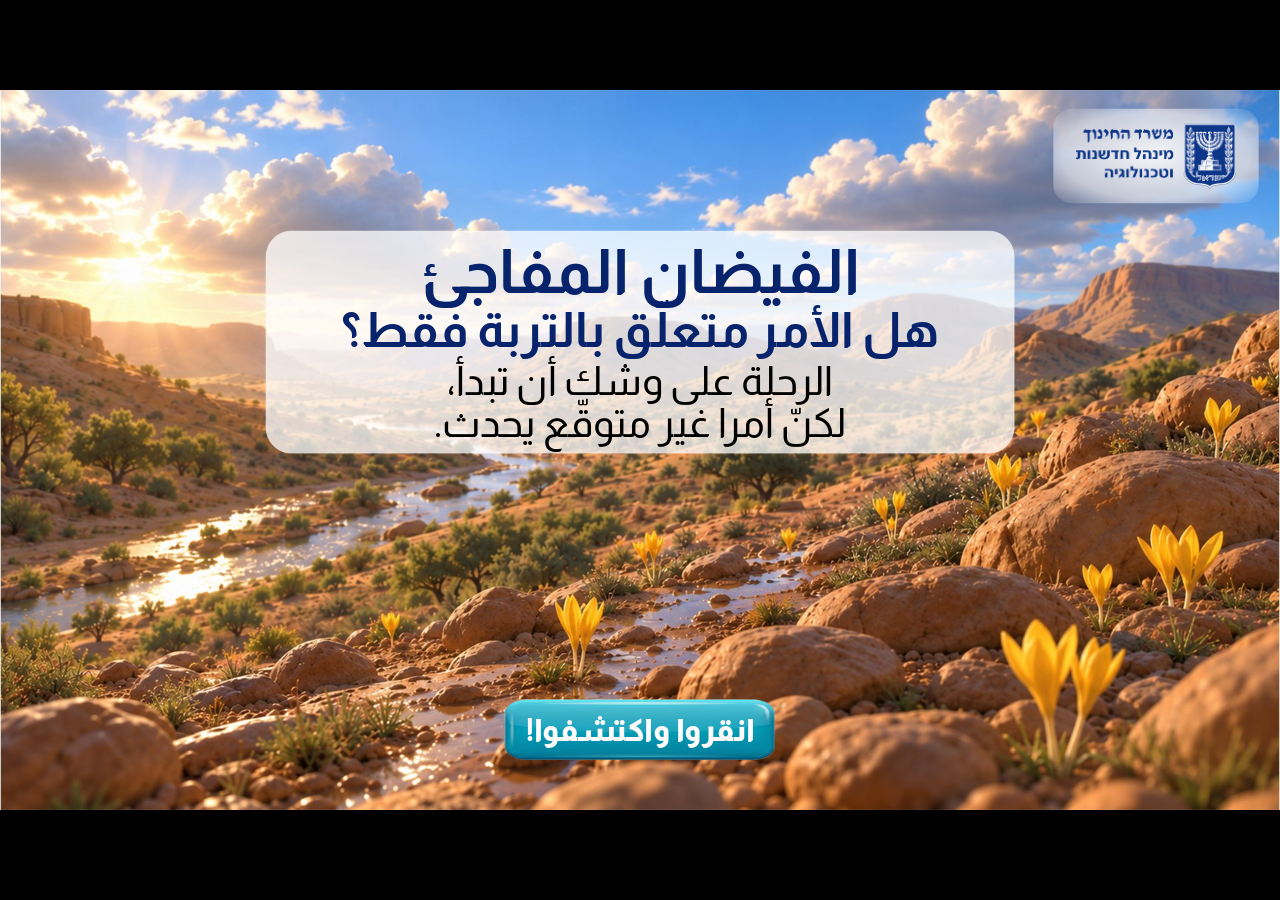
<file: index.html>
<!DOCTYPE html>
<html lang="ar" dir="rtl">
<head>
<meta charset="UTF-8">
<meta name="viewport" content="width=device-width, initial-scale=1.0">
<title>الفيضان المفاجئ</title>
<link rel="icon" href="data:,">
<link rel="stylesheet" href="styles.css">
<link rel="stylesheet" href="fonts-ar.css">
<link rel="stylesheet" href="style-ar.css">
<link rel="preload" as="image" href="assets/images/ui-btn-next.png">
<link rel="preload" as="image" href="assets/images/ui-play.png">
<link rel="stylesheet" href="review-layer.css">
</head>
<body>
<div id="app" role="main">

<!-- ===================================================================
     One <section> per screen, numbered 1..N with no gaps, written out in
     full here (the QA system counts the sections in this file).
     Attribute order matters to the translation tools: class first, then
     data-screen.
       data-sid    short ASCII name, stable when screens are renumbered
       data-type   opening | explain | video | tiles | hub | question | applet | finish
     Banner comment per screen: number, title, storyboard slides.
     =================================================================== -->

<!-- ================= SCREEN 1 — פתיחה (שקף 2) ================= -->
<section class="screen active" data-screen="1" data-sid="intro" data-type="opening" tabindex="-1">
  <img class="screen-bg" src="assets/images/intro-bg.jpg" alt="">
  <img class="art intro-panel" src="assets/images/intro-panel.png" alt="">
  <div class="intro-logo-badge">
    <img class="intro-logo" src="assets/images/logo-moe.png" alt="وزارة التربية والتعليم، إدارة الابتكار والتكنولوجيا">
  </div>
  <div class="intro-card">
    <h1 class="intro-title">الفيضان المفاجئ</h1>
    <p class="intro-subtitle">هل الأمر متعلّق بالتربة فقط؟</p>
    <p class="intro-lead">الرحلة على وشك أن تبدأ، لكنّ أمرا غير متوقّع يحدث.</p>
  </div>
  <button class="intro-start" type="button" data-action="next">انقروا واكتشفوا!</button>
</section>

<!-- caption timing for screen 2: from the voice track (silence detection). Slide 9 lines are estimated (see open-questions.md). -->
<!-- ================= SCREEN 2 — סרטון פתיחה – הטיול נדחה (שקפים 3-9) ================= -->
<section class="screen" data-screen="2" data-sid="video-intro" data-type="video" tabindex="-1">
  <div class="tip-dim"></div>
  <div class="video-wrap">
    <video class="video-el" playsinline preload="metadata" poster="assets/images/video-intro-poster.jpg" disablepictureinpicture controlslist="nodownload noremoteplayback nofullscreen noplaybackrate"><source src="assets/videos/video-intro.mp4#t=0.001" type="video/mp4"></video>
    <div class="vcap-src" data-clear-after="64.5" hidden>
      <span data-t="3.87">التنبّؤات الجويّة تشير إلى فيضان مفاجئ في الوادي.</span>
      <span data-t="6.01">سيهطل المطر وقتا قصيرا لكنّه شديد جدّا،</span>
      <span data-t="9.41">وقد يتسبّب الماء بفيضان مفاجئ خطير.</span>
      <span data-t="11.74" data-end="13.7">يجب أن نؤجّل الرحلة.</span>
      <span data-t="14.66">ستزهر الحلمونيّات في وقت لاحق،</span>
      <span data-t="16.3">تأجيل الرحلة أهمّ،</span>
      <span data-t="18.15">فالالتزام بتعليمات السلامة واجب.</span>
      <span data-t="20.94" data-end="24.5">لحظة، لكن كيف ينشأ فيضان مفاجئ في الصحراء أصلا؟</span>
      <span data-t="25.63">سؤال ممتاز، هذا بالضبط ما سنحاول اكتشافه.</span>
      <span data-t="29.08" data-end="31.8">هيّا نشاهد أوّلا كيف يبدو الفيضان المفاجئ.</span>
      <span data-t="44.24">شاهدنا كيف يبدو الفيضان المفاجئ.</span>
      <span data-t="45.45">سنفحص لاحقا لماذا قد يتسبّب مطر قصير وغزير بفيضان مفاجئ.</span>
      <span data-t="48.38">هيّا نفحص أوّلا هذا السؤال:</span>
      <span data-t="50.11" data-end="52.2">ما الذي يسبّب أمطارا قصيرة وغزيرة؟</span>
      <span data-t="52.93">هل لذلك علاقة باحترار الكرة الأرضيّة؟</span>
      <span data-t="55.84">ترتفع حرارة الكرة الأرضيّة،</span>
      <span data-t="57.75">كيف يمكن إذًا أن يهطل المطر؟</span>
      <span data-t="60.26">سنجيب عن السؤال</span>
      <span data-t="61.63" data-end="63.7">بالتوجّه إلى دائرة الأرصاد الجويّة.</span>
    </div>
    <div class="video-caption hidden"><p></p></div>
    <div class="video-banner">
      <img src="assets/images/video-intro-banner.png" alt="">
      <p class="vb-text">طلّاب الصفّ الخامس في مدرسة "واحة الصحراء" متحمّسون للرحلة إلى سلسلة بوكير،<br>
        حيث سيشاهدون إزهار <button class="term" type="button" aria-describedby="tip-flower">الحلمونيّات</button><span class="term-tip" role="tooltip" id="tip-flower"><b>الحلمونيّة الكبيرة</b><br>هي زهرة برّيّة صفراء<br>تتفتّح في الخريف بعد المطر الأوّل.<br>سُمّيت بهذا الاسم بسبب لونها،<br>الذي يشبه صفار البيض.</span>، لكنّ مديرة المدرسة تدخل الصفّ فجأة ومعها إعلان مهمّ...</p>
    </div>
    <button class="play-btn-big" type="button" aria-label="تشغيل الفيديو"></button>
  </div>
  <button class="nav-btn nav-prev" type="button" aria-label="العودة"></button>
  <button class="nav-btn nav-next hidden" type="button" aria-label="التالي"></button>
</section>

<!-- ================= SCREEN 3 — המטאורולוגי וגרף מגמות (שקף 10) ================= -->
<section class="screen" data-screen="3" data-sid="trend-explain" data-type="explain" data-arrow-delay="1.2" tabindex="-1">
  <img class="screen-bg" src="assets/images/bg-board.jpg" alt="">
  <div class="tip-dim"></div>
  <div class="trend-text">
    <p class="reveal">تقيس دائرة الأرصاد الجويّة الطقس كلّ يوم على مدى عشرات السنين.</p>
    <p class="reveal">يمكن بناء نموذج عندما تتوفّر بيانات كثيرة جُمعت على مدى فترة طويلة.</p>
    <p class="reveal">أحد هذه النماذج هو <button class="term" type="button" aria-describedby="tip-trend">الرسم البيانيّ للمنحى</button><span class="term-tip" role="tooltip" id="tip-trend"><b>المنحى</b> هو الاتّجاه العامّ الذي<br>تتطوّر نحوه الأمور مع مرور الزمن.<br><span class="semi">مثال:</span> استمرار شيء في الارتفاع<br>يُعدّ منحى تصاعديّا، واستمراره في الانخفاض يُعدّ منحى تنازليّا.</span>.</p>
  </div>
  <button class="nav-btn nav-prev" type="button" aria-label="العودة"></button>
  <button class="nav-btn nav-next hidden" type="button" aria-label="التالي"></button>
</section>

<!-- ================= SCREEN 4 — ישומון: גרף עוצמת הגשם (שקף 11) ================= -->
<section class="screen" data-screen="4" data-sid="graph-applet" data-type="applet" data-arrow-after="20" tabindex="-1">
  <img class="screen-bg" src="assets/images/bg-board.jpg" alt="">
  <img class="art ga-teacher" src="assets/images/graph-applet-teacher.png" alt="">
  <div class="ga-bubble">
    <img src="assets/images/graph-applet-bubble.png" alt="">
    <p>يعرض الرسم البيانيّ الذي أمامكم أحداث مطر قصيرة وغزيرة على مدى السنوات.<br>
      انقروا على الرسم البيانيّ لمشاهدة البيانات.</p>
  </div>
  <div class="applet-frame" data-reopen-content>
    <iframe src="assets/app/rain-graph.html" title="رسم بيانيّ: التغيّر في شدّة المطر في وسط البلاد على مدى عقود"></iframe>
  </div>
  <p class="ga-source">المصدر: الرسم البيانيّ مبنيّ على بيانات نُشرت في تقرير "تحليل الاتّجاهات المناخيّة والأحداث المتطرّفة في إسرائيل على مدى القرن الـ21"، دولة إسرائيل، وزارة المواصلات ودائرة الأرصاد الجويّة، سنة 5784 حسب التقويم العبريّ</p>
  <button class="nav-btn nav-prev" type="button" aria-label="العودة"></button>
  <button class="nav-btn nav-next hidden" type="button" aria-label="التالي"></button>
</section>

<!-- ================= SCREEN 5 — שאלה 1: מגמת עוצמת הגשם (שקפים 12-13) ================= -->
<section class="screen" data-screen="5" data-sid="q1" data-type="question" data-kind="single" data-weight="10" data-step="1" tabindex="-1">
  <img class="screen-bg" src="assets/images/bg-question.jpg" alt="">
  <div class="q-overlay"></div>
  <img class="q-panel" src="assets/images/ui-q-panel.png" alt="">
  <div class="q1-graph" role="img" aria-label="رسم بيانيّ بالأعمدة: التغيّر في شدّة المطر في وسط البلاد على مدى عقود. الأساس 7%، 1990-2000 16%، 2000-2010 24%، 2010-2020 33%، 2020-2030 (متوقّع) 42%.">
    <p class="chart-title">التغيّر في شدّة المطر في وسط البلاد على مدى عقود</p>
    <div class="chart-plot" aria-hidden="true">
      <span class="ax-y"></span><span class="ax-x"></span>
      <span class="grid" style="top:275px"></span><span class="grid" style="top:214px"></span><span class="grid" style="top:152px"></span><span class="grid" style="top:91px"></span>
      <span class="tick" style="top:326px">0%</span><span class="tick" style="top:265px">10%</span><span class="tick" style="top:204px">20%</span><span class="tick" style="top:142px">30%</span><span class="tick" style="top:81px">40%</span>
      <span class="bar" style="left:87px;height:43px;background:linear-gradient(#5AA2FF,#3F8CFF)"></span><span class="bar" style="left:213px;height:98px;background:linear-gradient(#8EBB62,#6A9B3F)"></span><span class="bar" style="left:335px;height:147px;background:linear-gradient(#FFD66B,#FFBF3B)"></span><span class="bar" style="left:460px;height:202px;background:linear-gradient(#F58A4B,#E56A28)"></span><span class="bar" style="left:588px;height:257px;background:linear-gradient(#E8605B,#C93C3C)"></span>
      <span class="xl" style="left:128px">الأساس</span><span class="xl" style="left:254px">1990-2000</span><span class="xl" style="left:376px">2000-2010</span><span class="xl" style="left:501px">2010-2020</span><span class="xl" style="left:629px">2020-2030<small>(متوقّع)</small></span>
      <span class="chart-extra" style="left:318px;top:398px;width:70px">السنوات</span>
    </div>
    <span class="chart-extra" style="left:30px;top:262px;width:62px">شدّة<br>المطر</span>
  </div>
  <button class="zoom-btn q1-zoom" type="button" data-zoom-clone=".q1-graph" aria-label="تكبير الرسم البيانيّ"></button>
  <div class="q-card">
    <h2 class="q-title">سؤال 1:</h2>
    <p class="q-body">ماذا نستنتج من بيانات الرسم البيانيّ عن<br>منحى التغيّر في شدّة المطر في إسرائيل؟</p>
    <p class="q-instruction">اختاروا الإجابة الصحيحة.</p>
    <div class="q-answers" role="radiogroup" aria-label="خيارات الإجابة">
      <div class="q-opt" data-id="1" role="radio" tabindex="0" aria-checked="false"><span class="q-mark"></span>بقيت شدّة أحداث المطر المتطرّفة ثابتة<br>طوال الفترات كلّها.</div>
      <div class="q-opt" data-id="2" role="radio" tabindex="0" aria-checked="false"><span class="q-mark"></span>تصبح أحداث المطر المتطرّفة أضعف<br>كلّما مرّت السنوات.</div>
      <div class="q-opt" data-id="3" role="radio" tabindex="0" aria-checked="false"><span class="q-mark"></span>لا توجد علاقة واضحة بين السنوات وبين شدّة أحداث<br>المطر المتطرّفة.</div>
      <div class="q-opt" data-id="4" data-correct role="radio" tabindex="0" aria-checked="false"><span class="q-mark"></span>ترتفع شدّة أحداث المطر المتطرّفة<br>طوال الفترات المعروضة.</div>
      <div class="q-opt" data-id="5" role="radio" tabindex="0" aria-checked="false"><span class="q-mark"></span>التغيّرات في شدّات المطر المتطرّف<br>تحدث بشكل عشوائيّ، دون منحى واضح.</div>
    </div>
  </div>
  <button class="btn-check" type="button" disabled>هل إجابتي صحيحة؟</button>
  <div class="fb-src" hidden>
    <div data-fb="retry"><p class="fb-t">هذه ليست الإجابة.</p><p>عودوا إلى الرسم البيانيّ وتتبّعوا البيانات من اليسار إلى اليمين. هل تلاحظون اتّجاها عامّا للتغيّر؟</p></div>
    <div data-fb="correct"><p class="fb-t">إجابتك صحيحة!</p><p>ترتفع شدّة أحداث المطر المتطرّفة على مدى الفترات المعروضة.</p></div>
    <div data-fb="wrong2"><p class="fb-t">هذا خطأ، كلّ الاحترام على المحاولة.</p><p>ترتفع شدّة أحداث المطر المتطرّفة على مدى الفترات المعروضة.</p></div>
  </div>
  <button class="nav-btn nav-prev" type="button" aria-label="العودة"></button>
  <button class="nav-btn nav-next hidden" type="button" aria-label="التالي"></button>
</section>

<!-- ================= SCREEN 6 — סרטון – המורה מציגה מודל תרשים (שקפים 14-15) ================= -->
<section class="screen" data-screen="6" data-sid="video-model" data-type="video" tabindex="-1">
  <div class="video-wrap">
    <video class="video-el" playsinline preload="metadata" poster="assets/images/video-model-poster.jpg" disablepictureinpicture controlslist="nodownload noremoteplayback nofullscreen noplaybackrate"><source src="assets/videos/video-model.mp4#t=0.001" type="video/mp4"></video>
    <div class="vcap-src" data-clear-after="18.1" hidden>
      <span data-t="0.15">نرى فعلا أنّ شدّة المطر ارتفعت... لكن كيف يرتبط ذلك باحترار الكرة الأرضيّة؟</span>
      <span data-t="6.4">تحدث تغيّرات في الهواء لا نستطيع ملاحظتها عندما ترتفع حرارة الكرة الأرضيّة. سنستخدم في هذه الحالة، لذلك، نموذجا من نوع الرسم التخطيطيّ لفحص الفرضيّة.</span>
    </div>
    <div class="video-caption hidden"><p></p></div>
    <button class="play-btn-big" type="button" aria-label="تشغيل الفيديو"></button>
  </div>
  <button class="nav-btn nav-prev" type="button" aria-label="العودة"></button>
  <button class="nav-btn nav-next hidden" type="button" aria-label="التالي"></button>
</section>

<!-- ================= SCREEN 7 — תרשים: התחממות וגשם (שקף 16) ================= -->
<section class="screen" data-screen="7" data-sid="diagram" data-type="explain" tabindex="-1">
  <img class="screen-bg" src="assets/images/bg-board.jpg" alt="">
  <img class="art diagram-banner" src="assets/images/diagram-banner.png" alt="">
  <p class="diagram-banner-text">تأمّلوا النموذج المعروض في الرسم التخطيطيّ للإجابة عن السؤال التالي:</p>
  <figure class="diagram-fig" data-reopen-content role="img" aria-label="رسم تخطيطيّ: الوضع الحاليّ والمستقبليّ (احترار الهواء): كلّ ارتفاع بدرجة مئويّة واحدة قد يؤدّي إلى زيادة بنسبة 7% في كمّيّة بخار الماء، وبذلك تتكوّن أمطار أغزر. الوضع الطبيعيّ (دون تدخّل الإنسان): يصعد الهواء الأكثر حرارة مكوّنا الغيوم، ثمّ يهطل المطر.">
    <img class="art" src="assets/images/diagram-art.png" alt="">
<div class="dg-fx" aria-hidden="true"><i class="rd rd-l" style="left:143px;top:269px;--dx:-26px;--dy:190px;--s:1.03;animation-duration:1.33s;animation-delay:-0.62s"></i><i class="rd rd-l" style="left:152px;top:273px;--dx:-26px;--dy:190px;--s:0.84;animation-duration:1.11s;animation-delay:-0.7s"></i><i class="rd rd-l" style="left:157px;top:272px;--dx:-26px;--dy:190px;--s:0.9;animation-duration:0.89s;animation-delay:-0.72s"></i><i class="rd rd-l" style="left:165px;top:271px;--dx:-26px;--dy:190px;--s:1.24;animation-duration:1.35s;animation-delay:-0.88s"></i><i class="rd rd-l" style="left:174px;top:265px;--dx:-26px;--dy:190px;--s:0.76;animation-duration:1.12s;animation-delay:-0.07s"></i><i class="rd rd-l" style="left:182px;top:274px;--dx:-26px;--dy:190px;--s:0.77;animation-duration:1.08s;animation-delay:-0.48s"></i><i class="rd rd-l" style="left:192px;top:268px;--dx:-26px;--dy:190px;--s:1.07;animation-duration:1.1s;animation-delay:-0.73s"></i><i class="rd rd-l" style="left:199px;top:272px;--dx:-26px;--dy:190px;--s:1.25;animation-duration:1.36s;animation-delay:-1.14s"></i><i class="rd rd-l" style="left:207px;top:273px;--dx:-26px;--dy:190px;--s:0.86;animation-duration:0.99s;animation-delay:-0.07s"></i><i class="rd rd-l" style="left:216px;top:274px;--dx:-26px;--dy:190px;--s:1.17;animation-duration:1.04s;animation-delay:-1.0s"></i><i class="rd rd-l" style="left:222px;top:276px;--dx:-26px;--dy:190px;--s:0.85;animation-duration:1.32s;animation-delay:-0.62s"></i><i class="rd rd-l" style="left:232px;top:266px;--dx:-26px;--dy:190px;--s:0.79;animation-duration:1.17s;animation-delay:-0.91s"></i><i class="rd rd-l" style="left:239px;top:264px;--dx:-26px;--dy:190px;--s:0.92;animation-duration:1.35s;animation-delay:-1.02s"></i><i class="rd rd-l" style="left:248px;top:264px;--dx:-26px;--dy:190px;--s:0.8;animation-duration:0.87s;animation-delay:-0.69s"></i><i class="rd rd-l" style="left:258px;top:264px;--dx:-26px;--dy:190px;--s:0.97;animation-duration:0.94s;animation-delay:-0.69s"></i><i class="rd rd-l" style="left:267px;top:266px;--dx:-26px;--dy:190px;--s:0.81;animation-duration:1.06s;animation-delay:-0.23s"></i><i class="rd rd-l" style="left:277px;top:265px;--dx:-26px;--dy:190px;--s:1.15;animation-duration:1.0s;animation-delay:-0.88s"></i><i class="rd rd-l" style="left:281px;top:276px;--dx:-26px;--dy:190px;--s:1.18;animation-duration:1.18s;animation-delay:-0.12s"></i><i class="rd rd-l" style="left:288px;top:266px;--dx:-26px;--dy:190px;--s:0.88;animation-duration:1.25s;animation-delay:-0.41s"></i><i class="rd rd-l" style="left:296px;top:270px;--dx:-26px;--dy:190px;--s:0.8;animation-duration:1.15s;animation-delay:-0.28s"></i><i class="rd rd-l" style="left:306px;top:270px;--dx:-26px;--dy:190px;--s:0.98;animation-duration:1.34s;animation-delay:-0.65s"></i><i class="rd rd-l" style="left:317px;top:273px;--dx:-26px;--dy:190px;--s:0.84;animation-duration:0.92s;animation-delay:-0.84s"></i><i class="rd rd-l" style="left:321px;top:265px;--dx:-26px;--dy:190px;--s:0.84;animation-duration:1.23s;animation-delay:-1.16s"></i><i class="rd rd-l" style="left:334px;top:263px;--dx:-26px;--dy:190px;--s:1.19;animation-duration:1.16s;animation-delay:-0.49s"></i><i class="rd rd-l" style="left:336px;top:266px;--dx:-26px;--dy:190px;--s:1.23;animation-duration:0.97s;animation-delay:-0.68s"></i><i class="rd rd-l" style="left:350px;top:272px;--dx:-26px;--dy:190px;--s:1.05;animation-duration:0.99s;animation-delay:-0.17s"></i><i class="rd rd-l" style="left:353px;top:271px;--dx:-26px;--dy:190px;--s:0.86;animation-duration:1.13s;animation-delay:-0.96s"></i><i class="rd rd-l" style="left:362px;top:266px;--dx:-26px;--dy:190px;--s:1.21;animation-duration:0.95s;animation-delay:-0.02s"></i><i class="rd rd-l" style="left:372px;top:270px;--dx:-26px;--dy:190px;--s:0.78;animation-duration:0.93s;animation-delay:-0.34s"></i><i class="rd rd-l" style="left:378px;top:271px;--dx:-26px;--dy:190px;--s:0.93;animation-duration:1.31s;animation-delay:-1.28s"></i><i class="rd rd-r" style="left:937px;top:276px;--dx:-20px;--dy:160px;--s:0.78;animation-duration:1.48s;animation-delay:-0.05s"></i><i class="rd rd-r" style="left:951px;top:285px;--dx:-20px;--dy:160px;--s:0.83;animation-duration:2.18s;animation-delay:-0.05s"></i><i class="rd rd-r" style="left:959px;top:277px;--dx:-20px;--dy:160px;--s:0.84;animation-duration:1.63s;animation-delay:-1.63s"></i><i class="rd rd-r" style="left:972px;top:286px;--dx:-20px;--dy:160px;--s:0.84;animation-duration:2.13s;animation-delay:-1.57s"></i><i class="rd rd-r" style="left:986px;top:289px;--dx:-20px;--dy:160px;--s:0.91;animation-duration:1.66s;animation-delay:-1.14s"></i><i class="rd rd-r" style="left:999px;top:284px;--dx:-20px;--dy:160px;--s:0.72;animation-duration:2.03s;animation-delay:-1.75s"></i><i class="rd rd-r" style="left:1009px;top:277px;--dx:-20px;--dy:160px;--s:0.71;animation-duration:1.86s;animation-delay:-1.13s"></i><i class="rd rd-r" style="left:1021px;top:281px;--dx:-20px;--dy:160px;--s:0.93;animation-duration:2.11s;animation-delay:-1.54s"></i><i class="rd rd-r" style="left:1034px;top:277px;--dx:-20px;--dy:160px;--s:0.78;animation-duration:1.73s;animation-delay:-1.45s"></i><i class="rd rd-r" style="left:1047px;top:279px;--dx:-20px;--dy:160px;--s:0.57;animation-duration:1.87s;animation-delay:-0.9s"></i><i class="rd rd-r" style="left:1058px;top:280px;--dx:-20px;--dy:160px;--s:0.75;animation-duration:1.88s;animation-delay:-1.73s"></i><i class="rd rd-r" style="left:1064px;top:278px;--dx:-20px;--dy:160px;--s:0.68;animation-duration:1.94s;animation-delay:-0.39s"></i><i class="rd rd-r" style="left:1085px;top:281px;--dx:-20px;--dy:160px;--s:0.81;animation-duration:1.74s;animation-delay:-1.55s"></i><i class="rd rd-r" style="left:1094px;top:289px;--dx:-20px;--dy:160px;--s:0.64;animation-duration:1.73s;animation-delay:-1.39s"></i><svg viewBox="0 0 1573 771" fill="none" stroke-linecap="round" stroke-linejoin="round"><g class="dg-spin"><g class="dg-rays-big" stroke="#E5391F" stroke-width="7"><line x1="765" y1="214" x2="791" y2="214"/><line x1="757" y1="250" x2="780" y2="261"/><line x1="734" y1="278" x2="750" y2="298"/><line x1="701" y1="294" x2="707" y2="319"/><line x1="665" y1="294" x2="659" y2="319"/><line x1="632" y1="278" x2="616" y2="298"/><line x1="609" y1="250" x2="586" y2="261"/><line x1="601" y1="214" x2="575" y2="214"/><line x1="609" y1="178" x2="586" y2="167"/><line x1="632" y1="150" x2="616" y2="130"/><line x1="665" y1="134" x2="659" y2="109"/><line x1="701" y1="134" x2="707" y2="109"/><line x1="734" y1="150" x2="750" y2="130"/><line x1="757" y1="178" x2="780" y2="167"/></g></g><g class="dg-spin dg-spin-r"><g class="dg-rays-small" stroke="#F0592B" stroke-width="5"><line x1="1544" y1="214" x2="1560" y2="214"/><line x1="1536" y1="247" x2="1551" y2="254"/><line x1="1515" y1="273" x2="1525" y2="286"/><line x1="1485" y1="288" x2="1488" y2="304"/><line x1="1451" y1="288" x2="1448" y2="304"/><line x1="1421" y1="273" x2="1411" y2="286"/><line x1="1400" y1="247" x2="1385" y2="254"/><line x1="1392" y1="214" x2="1376" y2="214"/><line x1="1400" y1="181" x2="1385" y2="174"/><line x1="1421" y1="155" x2="1411" y2="142"/><line x1="1451" y1="140" x2="1448" y2="124"/><line x1="1485" y1="140" x2="1488" y2="124"/><line x1="1515" y1="155" x2="1525" y2="142"/><line x1="1536" y1="181" x2="1551" y2="174"/></g></g><path d="M 800 607 L 650 607 C 530 607, 478 530, 456 420" stroke="#FF8A3D" stroke-width="30" class="dg-glow"/><path d="M 1540 607 L 1390 607 C 1270 607, 1218 530, 1196 420" stroke="#FFD43B" stroke-width="30" class="dg-glow dg-glow-r"/><path d="M 800 607 L 650 607 C 530 607, 478 530, 456 420" stroke="#FFFFFF" stroke-width="9" pathLength="100" class="dg-spark"/><path d="M 1540 607 L 1390 607 C 1270 607, 1218 530, 1196 420" stroke="#FFFFFF" stroke-width="9" pathLength="100" class="dg-spark dg-spark-r"/></svg><i class="vap vap-l" style="offset-path:path('M 800 607 L 650 607 C 530 607, 478 530, 456 420');animation-duration:3.4s;animation-delay:0.00s"></i><i class="vap vap-l" style="offset-path:path('M 800 607 L 650 607 C 530 607, 478 530, 456 420');animation-duration:3.4s;animation-delay:-0.49s"></i><i class="vap vap-l" style="offset-path:path('M 800 607 L 650 607 C 530 607, 478 530, 456 420');animation-duration:3.4s;animation-delay:-0.97s"></i><i class="vap vap-l" style="offset-path:path('M 800 607 L 650 607 C 530 607, 478 530, 456 420');animation-duration:3.4s;animation-delay:-1.46s"></i><i class="vap vap-l" style="offset-path:path('M 800 607 L 650 607 C 530 607, 478 530, 456 420');animation-duration:3.4s;animation-delay:-1.94s"></i><i class="vap vap-l" style="offset-path:path('M 800 607 L 650 607 C 530 607, 478 530, 456 420');animation-duration:3.4s;animation-delay:-2.43s"></i><i class="vap vap-l" style="offset-path:path('M 800 607 L 650 607 C 530 607, 478 530, 456 420');animation-duration:3.4s;animation-delay:-2.91s"></i><i class="vap vap-r" style="offset-path:path('M 1540 607 L 1390 607 C 1270 607, 1218 530, 1196 420');animation-duration:4.4s;animation-delay:0.00s"></i><i class="vap vap-r" style="offset-path:path('M 1540 607 L 1390 607 C 1270 607, 1218 530, 1196 420');animation-duration:4.4s;animation-delay:-1.10s"></i><i class="vap vap-r" style="offset-path:path('M 1540 607 L 1390 607 C 1270 607, 1218 530, 1196 420');animation-duration:4.4s;animation-delay:-2.20s"></i><i class="vap vap-r" style="offset-path:path('M 1540 607 L 1390 607 C 1270 607, 1218 530, 1196 420');animation-duration:4.4s;animation-delay:-3.30s"></i></div>
    <p class="dg-label dg-plate" style="left:167px;top:49px">الوضع الحاليّ والمستقبليّ (احترار الهواء)</p>
    <p class="dg-label dg-plate" style="left:922px;top:49px">الوضع الطبيعيّ (دون تدخّل الإنسان)</p>
    <p class="dg-label" style="left:405px;top:316px;width:400px">كلّ ارتفاع بدرجة مئويّة<br>واحدة قد يؤدّي إلى<br>زيادة بنسبة <span class="ltr">7%</span> في كمّيّة بخار الماء...</p>
    <p class="dg-label" style="left:1275px;top:318px;width:260px">يصعد الهواء الأكثر حرارة<br>مكوّنا الغيوم...</p>
    <p class="dg-label" style="left:64px;top:479px;width:340px">تتكوّن بذلك أمطار أغزر</p>
    <p class="dg-label" style="left:923px;top:479px;width:240px">يهطل المطر بعد ذلك...</p>
  </figure>
  <p class="dg-source">المصدر: التقرير السنويّ 2025، استعداد دولة إسرائيل للتغيّر المناخيّ.</p>
  <button class="nav-btn nav-prev" type="button" aria-label="العودة"></button>
  <button class="nav-btn nav-next hidden" type="button" aria-label="التالي"></button>
</section>

<!-- ================= SCREEN 8 — שאלה 2: הסבר לגשם חזק (שקפים 17-18) ================= -->
<section class="screen" data-screen="8" data-sid="q2" data-type="question" data-kind="single" data-weight="10" data-step="2" tabindex="-1">
  <img class="screen-bg" src="assets/images/bg-question.jpg" alt="">
  <div class="q-overlay"></div>
  <img class="q-panel" src="assets/images/ui-q-panel.png" alt="">
  <button class="reopen-btn" type="button" data-reopen="diagram">انقروا هنا لمشاهدة النموذج</button>
  <div class="q-card">
    <h2 class="q-title">سؤال 2:</h2>
    <p class="q-body">ما التفسير لارتفاع أحداث المطر الغزيرة والقصيرة نتيجة احترار الكرة الأرضيّة، بحسب النموذج (من نوع الرسم التخطيطيّ)؟</p>
    <p class="q-instruction">اختاروا الإجابة الصحيحة.</p>
    <div class="q-answers" role="radiogroup" aria-label="خيارات الإجابة">
      <div class="q-opt" data-id="1" data-correct role="radio" tabindex="0" aria-checked="false"><span class="q-mark"></span>يسخن الهواء نتيجة احترار الكرة الأرضيّة فيحتوي على بخار ماء أكثر؛<br>يهطل مطر غزير عندما يبرد في الأعالي.</div>
      <div class="q-opt" data-id="2" role="radio" tabindex="0" aria-checked="false"><span class="q-mark"></span>تتكوّن غيوم كثيرة جدّا تُمطر دون توقّف في كلّ مكان نتيجة احترار الكرة الأرضيّة.</div>
      <div class="q-opt" data-id="3" role="radio" tabindex="0" aria-checked="false"><span class="q-mark"></span>يتبخّر الماء أسرع نتيجة احترار الكرة الأرضيّة، لكنّه لا يستطيع التكاثف<br>نتيجة درجة الحرارة المرتفعة.</div>
      <div class="q-opt" data-id="4" role="radio" tabindex="0" aria-checked="false"><span class="q-mark"></span>تضعف الرياح نتيجة احترار الكرة الأرضيّة، ولذلك تبقى غيوم المطر في مكان واحد وتُنزل مطرا متطرّفا.</div>
    </div>
  </div>
  <button class="btn-check" type="button" disabled>هل إجابتي صحيحة؟</button>
  <div class="fb-src" hidden>
    <div data-fb="retry"><p class="fb-t">هذه ليست الإجابة.</p><p>تأمّلوا الرسم التوضيحيّ مرّة أخرى: ماذا يحدث لكمّيّة بخار الماء في الهواء عندما ترتفع درجة الحرارة؟</p></div>
    <div data-fb="correct"><p class="fb-t">إجابتك صحيحة!</p><p>تسخن الكرة الأرضيّة أيضا عندما يسخن الهواء. يستطيع الهواء الساخن أن يحمل كمّيّة أكبر من بخار الماء. يحدث بعد ذلك أن يبرد الهواء فجأة، فينطلق كلّ الماء الذي كان يحمله ويهطل مطرا غزيرا جدّا.</p></div>
    <div data-fb="wrong2"><p class="fb-t">هذا خطأ، كلّ الاحترام على المحاولة.</p><p>تسخن الكرة الأرضيّة أيضا عندما يسخن الهواء. يستطيع الهواء الساخن أن يحمل كمّيّة أكبر من بخار الماء. يحدث بعد ذلك أن يبرد الهواء فجأة، فينطلق كلّ الماء الذي كان يحمله ويهطل مطرا غزيرا جدّا.</p></div>
  </div>
  <button class="nav-btn nav-prev" type="button" aria-label="العودة"></button>
  <button class="nav-btn nav-next hidden" type="button" aria-label="التالي"></button>
</section>

<!-- ================= SCREEN 9 — השערות התלמידים (שקפים 19-23) ================= -->
<section class="screen" data-screen="9" data-sid="hypotheses" data-type="tiles" tabindex="-1">
  <img class="screen-bg" src="assets/images/hypotheses-bg.jpg" alt="">
  <img class="art hy-teacher reveal" src="assets/images/hypotheses-teacher.png" alt="">
  <div class="hy-text reveal"><p>رأينا أنّ احترار الكرة الأرضيّة يرتبط بزيادة أحداث المطر القصيرة. لماذا يسبّب مطر لساعات قليلة فقط فيضانات مفاجئة كثيرة؟<br><strong>انقروا على صور الطلاب والطالبات واكتشفوا ما كانت فرضيّاتهم.</strong></p></div>
  <div class="tiles-board empty" aria-live="polite"></div>
  <div class="tiles" data-mode="grayscale-once">
    <div class="tile reveal" data-tile-id="noa" role="button" tabindex="0" aria-label="انقروا لسماع فرضيّة نور">
      <img src="assets/images/hypotheses-kid-1.png" alt=""><span class="tile-check" aria-hidden="true"></span>
      <div class="tile-content" hidden><strong>نور:</strong>"ربّما تتسبّب الرياح القويّة بفيضان مفاجئ لأنّها تُطيّر الماء".</div>
    </div>
    <div class="tile reveal" data-tile-id="omer" role="button" tabindex="0" aria-label="انقروا لسماع فرضيّة عمر">
      <img src="assets/images/hypotheses-kid-4.png" alt=""><span class="tile-check" aria-hidden="true"></span>
      <div class="tile-content" hidden><strong>عمر:</strong>"ربّما لأنّ الماء يجري في مجاري الأودية"</div>
    </div>
    <div class="tile reveal" data-tile-id="adam" role="button" tabindex="0" aria-label="انقروا لسماع فرضيّة آدم">
      <img src="assets/images/hypotheses-kid-5.png" alt=""><span class="tile-check" aria-hidden="true"></span>
      <div class="tile-content" hidden><strong>آدم:</strong>"ربّما يرتبط الأمر بنوع التربة.<br>تعلّمنا أنّ هناك أنواعا كثيرة من التربة\".</div>
    </div>
    <div class="tile reveal" data-tile-id="aya" role="button" tabindex="0" aria-label="انقروا لسماع فرضيّة آية">
      <img src="assets/images/hypotheses-kid-2.png" alt=""><span class="tile-check" aria-hidden="true"></span>
      <div class="tile-content" hidden><strong>آية:</strong>"لاحظتُ أنّ الأودية ضيّقة وعميقة عندما تجوّلتُ مرّة في النقب. ربّما هذا هو سبب حدوث الفيضانات المفاجئة".</div>
    </div>
    <div class="tile reveal" data-tile-id="tomer" role="button" tabindex="0" aria-label="انقروا لسماع فرضيّة تامر">
      <img src="assets/images/hypotheses-kid-3.png" alt=""><span class="tile-check" aria-hidden="true"></span>
      <div class="tile-content" hidden><strong>تامر:</strong>"أظنّ أنّه ربّما يكون مزيجا من عدّة أشياء...<br>غير أنّني لست متأكّدا\".</div>
    </div>
  </div>
  <button class="nav-btn nav-prev" type="button" aria-label="العودة"></button>
  <button class="nav-btn nav-next hidden" type="button" aria-label="التالي"></button>
</section>

<!-- ================= SCREEN 10 — סרטון – הגיע הזמן לבדוק (שקף 24) ================= -->
<section class="screen" data-screen="10" data-sid="video-test" data-type="video" tabindex="-1">
  <div class="video-wrap">
    <video class="video-el" playsinline preload="metadata" poster="assets/images/video-test-poster.jpg" disablepictureinpicture controlslist="nodownload noremoteplayback nofullscreen noplaybackrate"><source src="assets/videos/video-test.mp4#t=0.001" type="video/mp4"></video>
    <div class="vcap-src" data-clear-after="7.8" hidden>
      <span data-t="0.2">كلّ فرضيّاتكم ممتازة. حان الوقت الآن لفحصها واكتشاف العوامل التي تؤثّر فعلا في حدوث الفيضان المفاجئ.</span>
    </div>
    <div class="video-caption hidden"><p></p></div>
    <button class="play-btn-big" type="button" aria-label="تشغيل الفيديو"></button>
  </div>
  <div class="rl-layer rl-late">
<div class="rl-patch" style="left:832px;top:186px;width:504px;height:66px;transform:rotate(-1deg);background:#cfe3f3;"></div>
<div class="rl-t" style="left:832px;top:188px;width:504px;height:32px;transform:rotate(-1deg);font-size:27px;font-weight:800;color:#1f2a44;">رحلة إلى سلسلة بوكير</div>
<div class="rl-t" style="left:832px;top:219px;width:504px;height:32px;transform:rotate(-1deg);font-size:27px;font-weight:800;color:#1f2a44;">في مرتفعات النقب</div>
<div class="rl-frame" style="left:832px;top:186px;width:504px;height:66px;transform:rotate(-1deg);" title="الأصل بالعبرية: טיול לרכס בוקר שבהר הנגב" data-he="טיול לרכס בוקר שבהר הנגב"><i>اقتراح</i></div>
</div>
  <button class="nav-btn nav-prev" type="button" aria-label="العودة"></button>
  <button class="nav-btn nav-next hidden" type="button" aria-label="التالي"></button>
</section>

<!-- ================= SCREEN 11 — גורמים אפשריים: השערה ראשונה (שקף 25) ================= -->
<section class="screen" data-screen="11" data-sid="hub-1" data-type="hub" tabindex="-1">
  <img class="screen-bg" src="assets/images/bg-board.jpg" alt="">
  <img class="art hub-banner" src="assets/images/hub-banner.png" alt="">
  <p class="hub-text reveal">الفيضانات المفاجئة ظاهرة سريعة وخطيرة، ولذلك لا يمكن دراستها عن قرب أثناء حدوثها.<br>سنستعين بالنماذج لدراسة الظاهرة بأمان – وهي أدوات تساعدنا على رؤية التغيّرات بوضوح.<br>يعرض اللوح عاملين طرحتموهما في فرضيّاتكم. سنفحص الآن كلّ واحد منهما بواسطة نموذج.<br><strong>انقروا على الفرضيّة الأولى للبدء.</strong></p>
  <div class="hub-plate hub-plate-channels"><img class="art" src="assets/images/hub-plate-channels-off.png" alt=""><span class="reveal">مجاري الأودية ضيّقة وجافّة</span></div>
  <div class="hub-plate hub-plate-soil"><img class="art" src="assets/images/hub-plate-soil.png" alt=""><span class="reveal">نوع التربة في النقب</span></div>
  <button class="hub-card hub-card-channels reveal" type="button" disabled aria-label="مجاري الأودية ضيّقة وجافّة"><img src="assets/images/hub-card-channels-off.png" alt=""></button>
  <button class="hub-card hub-card-soil reveal" type="button" data-action="next" aria-label="نوع التربة في النقب"><img src="assets/images/hub-card-soil.png" alt=""></button>
  <img class="art hub-teacher reveal" src="assets/images/char-teacher-pointing.png" alt="">
  <p class="hub-note reveal"><span>انتبهوا</span> <img class="heart" src="assets/images/ui-heart.png" alt=""> <span>:</span> الفيضانات المفاجئة في النقب ظاهرة تنجم عن عدّة عوامل تعمل معا وتؤثّر بعضها في بعض.<br>المهمّ إذًا أن نفحص كلّ الفرضيّات، لا فرضيّة واحدة فقط.</p>
  <button class="nav-btn nav-prev" type="button" aria-label="العودة"></button>
</section>

<!-- ================= SCREEN 12 — הדמיה: סוגי קרקע וחלחול (שקף 26) ================= -->
<section class="screen" data-screen="12" data-sid="soil-applet" data-type="applet" data-arrow-after="15" tabindex="-1">
  <img class="screen-bg" src="assets/images/bg-board.jpg" alt="">
  <div class="art soil-banner soil-banner-narrow"><span></span></div>
  <p class="soil-text">يجب أن نرى ما يحدث للماء عندما يصل إلى أنواع مختلفة من التربة لفحص هذه الفرضيّة.<br>لا يمكن في الواقع رؤية ما يحدث داخل التربة، لذلك سنستخدم نموذجا من نوع المحاكاة.<br>شغّلوا المحاكاة وتتبّعوا كمّيّة الماء التي تتسرّب في كلّ نوع من أنواع التربة.</p>
  <div class="soil-title"><img class="art" src="assets/images/soil-title-bar.png" alt=""><p><strong>الفرضيّة 1:</strong> نوع التربة في النقب لا يسمح بتسرّب الماء عبرها.</p></div>
  <p class="soil-intro"><strong>هل تؤثّر أنواع التربة في النقب في حدوث الفيضان المفاجئ؟</strong><br>شاهدوا المحاكاة وافحصوا: كم من الماء سيتسرّب عبر كلّ نوع من أنواع التربة؟</p>
  <div class="applet-frame" data-reopen-content>
    <iframe src="assets/app/soil-test.html" title="محاكاة: كم من الماء سيتسرّب عبر كلّ نوع من أنواع التربة"></iframe>
  </div>
  <button class="nav-btn nav-prev" type="button" aria-label="العودة"></button>
  <button class="nav-btn nav-next hidden" type="button" aria-label="التالي"></button>
<div class="rl-layer">
<div class="rl-patch" style="left:627px;top:398px;width:172px;height:66px;background:#ededed;"></div>
<div class="rl-t" style="left:627px;top:401px;width:172px;height:31px;font-size:24px;font-weight:700;color:#1d1d1d;">تربة طينيّة</div>
<div class="rl-t" style="left:627px;top:432px;width:172px;height:31px;font-size:24px;font-weight:700;color:#1d1d1d;">100% طين</div>
<div class="rl-frame" style="left:627px;top:398px;width:172px;height:66px;" title="الأصل بالعبرية: קרקע חרסיתית 100% חרסית" data-he="קרקע חרסיתית 100% חרסית"><i>اقتراح</i></div>
<div class="rl-patch" style="left:792px;top:398px;width:172px;height:66px;background:#ededed;"></div>
<div class="rl-t" style="left:792px;top:401px;width:172px;height:31px;font-size:24px;font-weight:700;color:#1d1d1d;">25% رمل</div>
<div class="rl-t" style="left:792px;top:432px;width:172px;height:31px;font-size:24px;font-weight:700;color:#1d1d1d;">75% طين</div>
<div class="rl-frame" style="left:792px;top:398px;width:172px;height:66px;" title="الأصل بالعبرية: 25% חול 75% חרסית" data-he="25% חול 75% חרסית"><i>اقتراح</i></div>
<div class="rl-patch" style="left:957px;top:398px;width:172px;height:66px;background:#ededed;"></div>
<div class="rl-t" style="left:957px;top:401px;width:172px;height:31px;font-size:24px;font-weight:700;color:#1d1d1d;">50% رمل</div>
<div class="rl-t" style="left:957px;top:432px;width:172px;height:31px;font-size:24px;font-weight:700;color:#1d1d1d;">50% طين</div>
<div class="rl-frame" style="left:957px;top:398px;width:172px;height:66px;" title="الأصل بالعبرية: 50% חול 50% חרסית" data-he="50% חול 50% חרסית"><i>اقتراح</i></div>
<div class="rl-patch" style="left:1126px;top:398px;width:172px;height:66px;background:#ededed;"></div>
<div class="rl-t" style="left:1126px;top:401px;width:172px;height:31px;font-size:24px;font-weight:700;color:#1d1d1d;">تربة رمليّة</div>
<div class="rl-t" style="left:1126px;top:432px;width:172px;height:31px;font-size:24px;font-weight:700;color:#1d1d1d;">100%</div>
<div class="rl-frame" style="left:1126px;top:398px;width:172px;height:66px;" title="الأصل بالعبرية: קרקע חולית 100%" data-he="קרקע חולית 100%"><i>اقتراح</i></div>
</div>
</section>

<!-- ================= SCREEN 13 — שאלה 3: מסקנה מניסוי הקרקע (שקפים 27-28) ================= -->
<section class="screen" data-screen="13" data-sid="q3" data-type="question" data-kind="single" data-weight="10" data-step="3" tabindex="-1">
  <img class="screen-bg" src="assets/images/bg-question.jpg" alt="">
  <div class="q-overlay"></div>
  <img class="q-panel" src="assets/images/ui-q-panel.png" alt="">
  <div class="q3-card" role="img" aria-label="نتائج المحاكاة: كمّيّة الماء التي جُمعت في كؤوس القياس، من التربة الطينيّة حتّى التربة الرمليّة: 30 و100 و250 و480 سم مكعّب.">
    <img class="q3-img" src="assets/images/q3-frame.jpg" alt="">
  </div>
  <div class="q-card">
    <h2 class="q-title">سؤال 3:</h2>
    <p class="q-body">افحصوا كمّيّات الماء المتجمّعة في كؤوس القياس.<br>ما الاستنتاج من نتائج التجربة؟</p>
    <p class="q-instruction">اختاروا الإجابة الصحيحة.</p>
    <div class="q-answers" role="radiogroup" aria-label="خيارات الإجابة">
      <div class="q-opt" data-id="1" role="radio" tabindex="0" aria-checked="false"><span class="q-mark"></span>كلّما ارتفعت نسبة الرمل في التربة،<br>قلّت كمّيّة الماء التي تسرّبت.</div>
      <div class="q-opt" data-id="2" role="radio" tabindex="0" aria-checked="false"><span class="q-mark"></span>كلّما انخفضت نسبة الرمل في التربة،<br>زادت كمّيّة الماء التي تسرّبت.</div>
      <div class="q-opt" data-id="3" data-correct role="radio" tabindex="0" aria-checked="false"><span class="q-mark"></span>كلّما ارتفعت نسبة الطين في التربة،<br>قلّت كمّيّة الماء التي تسرّبت.</div>
      <div class="q-opt" data-id="4" role="radio" tabindex="0" aria-checked="false"><span class="q-mark"></span>كلّما انخفضت نسبة الطين في التربة،<br>قلّت كمّيّة الماء التي تسرّبت.</div>
    </div>
  </div>
  <button class="btn-check" type="button" disabled>هل إجابتي صحيحة؟</button>
  <div class="fb-src" hidden>
    <div data-fb="retry"><p class="fb-t">حاولوا مرّة أخرى.</p><p>تأمّلوا نتائج التجربة وقارنوا بين كمّيّة الماء التي تسرّبت في التربة الرمليّة وبين الكمّيّة التي تسرّبت في التربة الطينيّة. ماذا ترون؟</p></div>
    <div data-fb="correct"><p class="fb-t">إجابتك صحيحة!</p><p>حبيبات الطين صغيرة جدّا، ولذلك تكون التربة الطينيّة متراصّة وذات مسامّ صغيرة، ويصعب على الماء المرور عبرها. الرمل في المقابل حُبيبيّ وذو مسامّ كبيرة، ولذلك يسمح بتسرّب أسرع.</p></div>
    <div data-fb="wrong2"><p class="fb-t">هذا خطأ، كلّ الاحترام على المحاولة.</p><p>حبيبات الطين صغيرة جدّا، ولذلك تكون التربة الطينيّة متراصّة وذات مسامّ صغيرة، ويصعب على الماء المرور عبرها. الرمل في المقابل حُبيبيّ وذو مسامّ كبيرة، ولذلك يسمح بتسرّب أسرع.</p></div>
  </div>
  <button class="nav-btn nav-prev" type="button" aria-label="العودة"></button>
  <button class="nav-btn nav-next hidden" type="button" aria-label="التالي"></button>
<div class="rl-layer">
<div class="rl-patch" style="left:220px;top:322px;width:144px;height:54px;background:#ededed;"></div>
<div class="rl-t" style="left:220px;top:325px;width:144px;height:24px;font-size:18px;font-weight:700;color:#1d1d1d;">تربة طينيّة</div>
<div class="rl-t" style="left:220px;top:349px;width:144px;height:24px;font-size:18px;font-weight:700;color:#1d1d1d;">100% طين</div>
<div class="rl-frame" style="left:220px;top:322px;width:144px;height:54px;" title="الأصل بالعبرية: קרקע חרסיתית 100% חרסית" data-he="קרקע חרסיתית 100% חרסית"><i>اقتراح</i></div>
<div class="rl-patch" style="left:388px;top:322px;width:144px;height:54px;background:#ededed;"></div>
<div class="rl-t" style="left:388px;top:325px;width:144px;height:24px;font-size:18px;font-weight:700;color:#1d1d1d;">25% رمل</div>
<div class="rl-t" style="left:388px;top:349px;width:144px;height:24px;font-size:18px;font-weight:700;color:#1d1d1d;">75% طين</div>
<div class="rl-frame" style="left:388px;top:322px;width:144px;height:54px;" title="الأصل بالعبرية: 25% חול 75% חרסית" data-he="25% חול 75% חרסית"><i>اقتراح</i></div>
<div class="rl-patch" style="left:556px;top:322px;width:144px;height:54px;background:#ededed;"></div>
<div class="rl-t" style="left:556px;top:325px;width:144px;height:24px;font-size:18px;font-weight:700;color:#1d1d1d;">50% رمل</div>
<div class="rl-t" style="left:556px;top:349px;width:144px;height:24px;font-size:18px;font-weight:700;color:#1d1d1d;">50% طين</div>
<div class="rl-frame" style="left:556px;top:322px;width:144px;height:54px;" title="الأصل بالعبرية: 50% חול 50% חרסית" data-he="50% חול 50% חרסית"><i>اقتراح</i></div>
<div class="rl-patch" style="left:726px;top:322px;width:144px;height:54px;background:#ededed;"></div>
<div class="rl-t" style="left:726px;top:325px;width:144px;height:24px;font-size:18px;font-weight:700;color:#1d1d1d;">تربة رمليّة</div>
<div class="rl-t" style="left:726px;top:349px;width:144px;height:24px;font-size:18px;font-weight:700;color:#1d1d1d;">100%</div>
<div class="rl-frame" style="left:726px;top:322px;width:144px;height:54px;" title="الأصل بالعبرية: קרקע חולית 100%" data-he="קרקע חולית 100%"><i>اقتراح</i></div>
<div class="rl-patch" style="left:227px;top:821px;width:132px;height:30px;background:#ededed;"></div>
<div class="rl-t" style="left:227px;top:823px;width:132px;height:26px;font-size:18px;font-weight:700;color:#1d1d1d;">30 سم مكعّب</div>
<div class="rl-frame" style="left:227px;top:821px;width:132px;height:30px;" title="الأصل بالعبرية: 30 סמ״ק" data-he="30 סמ״ק"><i>اقتراح</i></div>
<div class="rl-patch" style="left:394px;top:821px;width:132px;height:30px;background:#ededed;"></div>
<div class="rl-t" style="left:394px;top:823px;width:132px;height:26px;font-size:18px;font-weight:700;color:#1d1d1d;">100 سم مكعّب</div>
<div class="rl-frame" style="left:394px;top:821px;width:132px;height:30px;" title="الأصل بالعبرية: 100 סמ״ק" data-he="100 סמ״ק"><i>اقتراح</i></div>
<div class="rl-patch" style="left:562px;top:821px;width:132px;height:30px;background:#ededed;"></div>
<div class="rl-t" style="left:562px;top:823px;width:132px;height:26px;font-size:18px;font-weight:700;color:#1d1d1d;">250 سم مكعّب</div>
<div class="rl-frame" style="left:562px;top:821px;width:132px;height:30px;" title="الأصل بالعبرية: 250 סמ״ק" data-he="250 סמ״ק"><i>اقتراح</i></div>
<div class="rl-patch" style="left:733px;top:821px;width:132px;height:30px;background:#ededed;"></div>
<div class="rl-t" style="left:733px;top:823px;width:132px;height:26px;font-size:18px;font-weight:700;color:#1d1d1d;">480 سم مكعّب</div>
<div class="rl-frame" style="left:733px;top:821px;width:132px;height:30px;" title="الأصل بالعبرية: 480 סמ״ק" data-he="480 סמ״ק"><i>اقتراح</i></div>
</div>
</section>

<!-- ================= SCREEN 14 — גורמים אפשריים: ההשערה השנייה (שקף 29) ================= -->
<section class="screen" data-screen="14" data-sid="hub-2" data-type="hub" tabindex="-1">
  <img class="screen-bg" src="assets/images/bg-board.jpg" alt="">
  <img class="art hub-banner" src="assets/images/hub2-banner.png" alt="">
  <p class="hub-text hub-text-3 reveal">فُحصت الفرضيّة! اكتشفنا أنّ الماء يتسرّب ببطء أكبر في التربة الطينيّة،<br>الأمر الذي يساهم في حدوث الفيضان المفاجئ. بقيت لدينا فرضيّة أخرى تتعلّق بعامل عرض الوادي.<br><strong>انقروا على 'مجاري الأودية' وهيّا نبحث!</strong></p>
  <div class="hub-plate hub-plate-channels"><img class="art" src="assets/images/hub-plate-channels-on.png" alt=""><span class="reveal">مجاري الأودية ضيّقة وجافّة</span></div>
  <div class="hub-plate hub-plate-soil"><img class="art" src="assets/images/hub-plate-soil.png" alt=""><span class="reveal">نوع التربة في النقب</span></div>
  <button class="hub-card hub-card-channels reveal" type="button" data-action="next" aria-label="مجاري الأودية ضيّقة وجافّة"><img src="assets/images/hub-card-channels-on.png" alt=""></button>
  <div class="hub-card hub-card-soil done reveal" role="img" aria-label="نوع التربة في النقب — اكتمل"><img src="assets/images/hub-card-soil.png" alt=""><span class="veil"></span><img class="check" src="assets/images/ui-hub-check.png" alt=""></div>
  <img class="art hub-teacher reveal" src="assets/images/char-teacher-pointing.png" alt="">
  <button class="nav-btn nav-prev" type="button" aria-label="العودة"></button>
</section>

<!-- ================= SCREEN 15 — נחלי המדבר – תמונות (שקף 30) ================= -->
<section class="screen" data-screen="15" data-sid="channels-photos" data-type="explain" data-arrow-delay="2.5" tabindex="-1">
  <img class="screen-bg" src="assets/images/bg-board.jpg" alt="">
  <img class="art ch-banner" src="assets/images/ch-banner.png" alt="">
  <p class="ch-text">هيّا ننظر عن قرب إلى عدّة أودية في صحراء إسرائيل لفحص هذه الفرضيّة. تأمّلوا مجاري الأودية: ما المشترك بينها؟</p>
  <div class="ch-title"><img class="art" src="assets/images/ch-title-bar.png" alt=""><p><strong>الفرضيّة 2:</strong> أودية الصحراء ضيّقة وجافّة معظم أيّام السنة، ولذلك يكون فيها جريان قويّ للماء.</p></div>
  <button class="zoom-btn ch-zoom-l" type="button" data-zoom-src="assets/images/ch-card-left.png" data-zoom-alt="وادي درغا، صحراء يهودا" aria-label="تكبير الصورة"></button>
  <button class="zoom-btn ch-zoom-r" type="button" data-zoom-src="assets/images/ch-card-right.png" data-zoom-alt="وادي تسافيت، صحراء يهودا" aria-label="تكبير الصورة"></button>
  <div class="ch-plate ch-plate-l reveal"><img class="art" src="assets/images/ch-plate-left.png" alt=""><span>وادي درغا، صحراء يهودا</span></div>
  <div class="ch-plate ch-plate-r reveal"><img class="art" src="assets/images/ch-plate-right.png" alt=""><span>وادي تسافيت، صحراء يهودا</span></div>
  <img class="art ch-card ch-card-l reveal" src="assets/images/ch-card-left.png" alt="وادي درغا، صحراء يهودا">
  <img class="art ch-card ch-card-r reveal" src="assets/images/ch-card-right.png" alt="وادي تسافيت، صحراء يهودا">
  <p class="ch-credit ch-credit-l reveal">تصوير: إستر عنبر / Wikimedia Commons</p>
  <p class="ch-credit ch-credit-r reveal">تصوير: نيكول سكير / جمعيّة حماية الطبيعة</p>
  <button class="nav-btn nav-prev" type="button" aria-label="العودة"></button>
  <button class="nav-btn nav-next hidden" type="button" aria-label="التالي"></button>
</section>

<!-- ================= SCREEN 16 — מעבר להדמיית הערוצים (שקף 31) ================= -->
<section class="screen" data-screen="16" data-sid="channels-transition" data-type="explain" data-arrow-delay="2.5" tabindex="-1">
  <img class="screen-bg" src="assets/images/bg-board.jpg" alt="">
  <div class="art ch-banner ch-banner-slim"><span></span></div>
  <p class="ch-text">رأينا أنّ مجرى الماء في كلا الواديين <strong>ضيّق</strong>. هل يؤثّر عرض الوادي، مع ذلك، حقّا في جريان الماء فيه؟<br>سنستعين بالنموذج مرّة أخرى لفحص هذه الفرضيّة، لأنّه لا يمكن في الواقع التواجد في الوادي أو بالقرب منه أثناء الفيضان المفاجئ.</p>
  <div class="ch-plate ch-plate-l reveal"><img class="art" src="assets/images/ch-plate-left.png" alt=""><span>وادي درغا، صحراء يهودا</span></div>
  <div class="ch-plate ch-plate-r reveal"><img class="art" src="assets/images/ch-plate-right.png" alt=""><span>وادي تسافيت، صحراء يهودا</span></div>
  <img class="art ch-card ch-card-l reveal" src="assets/images/ch-card-left.png" alt="وادي درغا، صحراء يهودا">
  <img class="art ch-card ch-card-r reveal" src="assets/images/ch-card-right.png" alt="وادي تسافيت، صحراء يهودا">
  <p class="ch-credit ch-credit-l reveal">تصوير: إستر عنبر / Wikimedia Commons</p>
  <p class="ch-credit ch-credit-r reveal">تصوير: نيكول سكير / جمعيّة حماية الطبيعة</p>
  <button class="nav-btn nav-prev" type="button" aria-label="العودة"></button>
  <button class="nav-btn nav-next hidden" type="button" aria-label="التالي"></button>
</section>

<!-- ================= SCREEN 17 — הדמיה: שלושה ערוצי נחל (שקף 32) ================= -->
<section class="screen" data-screen="17" data-sid="channels-applet" data-type="applet" data-arrow-after="3" tabindex="-1">
  <img class="screen-bg" src="assets/images/bg-board.jpg" alt="">
  <img class="art cd-banner" src="assets/images/channels-demo-banner.png" alt="">
  <p class="cd-text">تحاكي المحاكاة التي أمامكم ثلاثة مجاري أودية: مجرى ضيّق ومجرى متوسّط ومجرى واسع.<br>ستجري في كلّ القنوات الكمّيّة نفسها من الماء، بالشدّة نفسها وفي الوقت نفسه.<br><strong>شغّلوا وشاهدوا ما يتغيّر.</strong></p>
  <img class="art cd-card" src="assets/images/channels-demo-card.png" alt="">
  <div class="applet-frame" data-reopen-content>
    <iframe src="assets/app/channels-demo.html" title="محاكاة: ثلاثة مجاري أودية، ضيّق ومتوسّط وواسع"></iframe>
  </div>
  <button class="nav-btn nav-prev" type="button" aria-label="العودة"></button>
  <button class="nav-btn nav-next hidden" type="button" aria-label="التالي"></button>
<div class="rl-layer">
<div class="rl-patch" style="left:420px;top:772px;width:142px;height:55px;background:#0f4c81;"></div>
<div class="rl-t" style="left:420px;top:772px;width:142px;height:55px;font-size:25px;font-weight:700;color:#ffffff;">مجرى ضيّق</div>
<div class="rl-frame" style="left:420px;top:772px;width:142px;height:55px;" title="الأصل بالعبرية: ערוץ צר" data-he="ערוץ צר"><i>اقتراح</i></div>
<div class="rl-patch" style="left:733px;top:772px;width:200px;height:55px;background:#0f4c81;"></div>
<div class="rl-t" style="left:733px;top:772px;width:200px;height:55px;font-size:30px;font-weight:700;color:#ffffff;">مجرى متوسّط</div>
<div class="rl-frame" style="left:733px;top:772px;width:200px;height:55px;" title="الأصل بالعبرية: ערוץ בינוני" data-he="ערוץ בינוני"><i>اقتراح</i></div>
<div class="rl-patch" style="left:1143px;top:772px;width:282px;height:55px;background:#0f4c81;"></div>
<div class="rl-t" style="left:1143px;top:772px;width:282px;height:55px;font-size:32px;font-weight:700;color:#ffffff;">مجرى واسع</div>
<div class="rl-frame" style="left:1143px;top:772px;width:282px;height:55px;" title="الأصل بالعبرية: ערוץ רחב" data-he="ערוץ רחב"><i>اقتراح</i></div>
</div>
</section>

<!-- ================= SCREEN 18 — שאלה 4: רוחב הנחל ומהירות הזרימה (שקפים 33-34) ================= -->
<section class="screen" data-screen="18" data-sid="q4" data-type="question" data-kind="single" data-weight="10" data-step="4" tabindex="-1">
  <img class="screen-bg" src="assets/images/bg-question.jpg" alt="">
  <div class="q-overlay"></div>
  <img class="q-panel" src="assets/images/ui-q-panel.png" alt="">
  <div class="q4-card" role="img" aria-label="نتيجة المحاكاة: ثلاثة مجاري أودية، ضيّق ومتوسّط وواسع، ويجري الماء في كلّ منها.">
    <img src="assets/images/q4-frame.jpg" alt="">
  </div>
  <button class="zoom-btn q4-zoom" type="button" data-zoom-src="assets/images/q4-frame.jpg" data-zoom-alt="نتيجة المحاكاة: ثلاثة مجاري أودية، ضيّق ومتوسّط وواسع" aria-label="تكبير الصورة"></button>
  <div class="q-card">
    <h2 class="q-title">سؤال 4:</h2>
    <p class="q-body">ما العلاقة بين عرض الوادي وبين سرعة جريان الماء فيه؟</p>
    <p class="q-instruction">اختاروا الإجابة الصحيحة.</p>
    <div class="q-answers" role="radiogroup" aria-label="خيارات الإجابة">
      <div class="q-opt" data-id="1" role="radio" tabindex="0" aria-checked="false"><span class="q-mark"></span>يجري الماء دائما أسرع في الوادي الواسع لأنّ الوادي كبير.</div>
      <div class="q-opt" data-id="2" role="radio" tabindex="0" aria-checked="false"><span class="q-mark"></span>عرض الوادي لا يؤثّر في سرعة الجريان إطلاقا.</div>
      <div class="q-opt" data-id="3" role="radio" tabindex="0" aria-checked="false"><span class="q-mark"></span>يجري الماء ببطء أكبر في الوادي الضيّق لأنّ المساحة المتاحة لحركة الماء أقلّ.</div>
      <div class="q-opt" data-id="4" data-correct role="radio" tabindex="0" aria-checked="false"><span class="q-mark"></span>يجري الماء بسرعة أكبر في الوادي الضيّق لأنّه يتركّز في مساحة صغيرة.</div>
    </div>
  </div>
  <button class="btn-check" type="button" disabled>هل إجابتي صحيحة؟</button>
  <div class="fb-src" hidden>
    <div data-fb="retry"><p class="fb-t">حاولوا مرّة أخرى.</p><p>تأمّلوا القنوات الثلاث: في أيّ قناة جرى الماء أسرع؟</p></div>
    <div data-fb="correct"><p class="fb-t">إجابتك صحيحة!</p><p>يتركّز الماء في المجرى الضيّق في مساحة صغيرة، ولذلك يجري بسرعة وقوّة كبيرتين. تتوزّع الكمّيّة نفسها من الماء في المجرى الواسع على مساحة أكبر، ولذلك يكون الجريان أبطأ وأضعف. يمكن للمطر الغزير في أودية النقب الضيّقة أن يُنتج بسرعة جريانا قويّا وفيضانا مفاجئا.</p></div>
    <div data-fb="wrong2"><p class="fb-t">هذا خطأ، كلّ الاحترام على المحاولة.</p><p>يتركّز الماء في المجرى الضيّق في مساحة صغيرة، ولذلك يجري بسرعة وقوّة كبيرتين. تتوزّع الكمّيّة نفسها من الماء في المجرى الواسع على مساحة أكبر، ولذلك يكون الجريان أبطأ وأضعف. يمكن للمطر الغزير في أودية النقب الضيّقة أن يُنتج بسرعة جريانا قويّا وفيضانا مفاجئا.</p></div>
  </div>
  <button class="nav-btn nav-prev" type="button" aria-label="العودة"></button>
  <button class="nav-btn nav-next hidden" type="button" aria-label="التالي"></button>
<div class="rl-layer">
<div class="rl-patch" style="left:175px;top:557px;width:92px;height:36px;background:#0f4c81;"></div>
<div class="rl-t" style="left:175px;top:557px;width:92px;height:36px;font-size:16px;font-weight:700;color:#ffffff;">مجرى ضيّق</div>
<div class="rl-frame" style="left:175px;top:557px;width:92px;height:36px;" title="الأصل بالعبرية: ערוץ צר" data-he="ערוץ צר"><i>اقتراح</i></div>
<div class="rl-patch" style="left:380px;top:557px;width:132px;height:36px;background:#0f4c81;"></div>
<div class="rl-t" style="left:380px;top:557px;width:132px;height:36px;font-size:19px;font-weight:700;color:#ffffff;">مجرى متوسّط</div>
<div class="rl-frame" style="left:380px;top:557px;width:132px;height:36px;" title="الأصل بالعبرية: ערוץ בינוני" data-he="ערוץ בינוני"><i>اقتراح</i></div>
<div class="rl-patch" style="left:651px;top:557px;width:184px;height:36px;background:#0f4c81;"></div>
<div class="rl-t" style="left:651px;top:557px;width:184px;height:36px;font-size:21px;font-weight:700;color:#ffffff;">مجرى واسع</div>
<div class="rl-frame" style="left:651px;top:557px;width:184px;height:36px;" title="الأصل بالعبرية: ערוץ רחב" data-he="ערוץ רחב"><i>اقتراح</i></div>
</div>
</section>

<!-- ================= SCREEN 19 — גורמים אפשריים: שתי ההשערות נבדקו (שקף 35) ================= -->
<section class="screen" data-screen="19" data-sid="hub-3" data-type="hub" tabindex="-1">
  <img class="screen-bg" src="assets/images/bg-board.jpg" alt="">
  <img class="art hub-banner" src="assets/images/hub2-banner.png" alt="">
  <p class="hub-text hub-text-2 reveal">انتهينا من فحص العوامل الثلاثة في فرضيّاتنا: شدّة المطر ونوع التربة وعرض الوادي. اكتشفنا أنّ لكلّ واحد من هذه العوامل تأثيرا في حدوث الفيضان المفاجئ.</p>
  <div class="hub-plate hub-plate-channels"><img class="art" src="assets/images/hub-plate-channels-on.png" alt=""><span class="reveal">مجاري الأودية ضيّقة وجافّة</span></div>
  <div class="hub-plate hub-plate-soil"><img class="art" src="assets/images/hub-plate-soil.png" alt=""><span class="reveal">نوع التربة في النقب</span></div>
  <div class="hub-card hub-card-channels done reveal" role="img" aria-label="مجاري الأودية ضيّقة وجافّة — اكتمل"><img src="assets/images/hub-card-channels-on.png" alt=""><span class="veil"></span><img class="check" src="assets/images/ui-hub-check.png" alt=""></div>
  <div class="hub-card hub-card-soil done reveal" role="img" aria-label="نوع التربة في النقب — اكتمل"><img src="assets/images/hub-card-soil.png" alt=""><span class="veil"></span><img class="check" src="assets/images/ui-hub-check.png" alt=""></div>
  <img class="art hub-teacher reveal" src="assets/images/char-teacher-pointing.png" alt="">
  <button class="nav-btn nav-prev" type="button" aria-label="العودة"></button>
  <button class="nav-btn nav-next hidden" type="button" aria-label="التالي"></button>
</section>

<!-- caption timing for screen 20: estimated from the voice track (see open-questions.md, item 27) -->
<!-- ================= SCREEN 20 — סרטון – מסלול המים והטאבלטים (שקפים 36-37) ================= -->
<section class="screen" data-screen="20" data-sid="video-flow" data-type="video" tabindex="-1">
  <div class="video-wrap">
    <video class="video-el" playsinline preload="metadata" poster="assets/images/video-flow-poster.jpg" disablepictureinpicture controlslist="nodownload noremoteplayback nofullscreen noplaybackrate"><source src="assets/videos/video-flow.mp4#t=0.001" type="video/mp4"></video>
    <div class="vcap-src" data-clear-after="36.5" hidden>
      <span data-t="0.2">سنرى بعد قليل ما يحدث عندما تجتمع العوامل الثلاثة معا.</span>
      <span data-t="4.09">هيّا نتتبّع أوّلا الطريق الذي يسلكه الماء على الأرض.</span>
      <span data-t="7.44">تأمّلوا الصورة: في النقب مناطق مرتفعة ومنخفضة.</span>
      <span data-t="12.0">يجري الماء من أعلى الجبل إلى أسفله ويصبّ في مجاري الأودية.</span>
      <span data-t="16.29">كلّما زادت فروق الارتفاع،</span>
      <span data-t="18.8">جرى الماء بسرعة أكبر من المناطق المرتفعة إلى المنخفضة.</span>
      <span data-t="23.04">حان الوقت الآن لندمج كلّ ما فحصناه لنرى ما يحدث في الوادي.</span>
      <span data-t="28.71">توزّعوا إلى مجموعات مع الأجهزة اللوحيّة وافتحوا المحاكاة.</span>
      <span data-t="32.09">واو! نستطيع التحكّم بشدّة المطر الافتراضيّ على الجهاز اللوحيّ.</span>
    </div>
    <div class="video-caption hidden"><p></p></div>
    <button class="play-btn-big" type="button" aria-label="تشغيل الفيديو"></button>
  </div>
  <div class="rl-layer rl-late">
<div class="rl-patch" style="left:538px;top:236px;width:126px;height:42px;transform:rotate(-1deg);background:#ffffff;"></div>
<div class="rl-t" style="left:538px;top:236px;width:126px;height:42px;transform:rotate(-1deg);font-size:18px;font-weight:700;color:#2a3a66;">منطقة مرتفعة</div>
<div class="rl-frame" style="left:538px;top:236px;width:126px;height:42px;transform:rotate(-1deg);" title="الأصل بالعبرية: אזור גבוה" data-he="אזור גבוה"><i>اقتراح</i></div>
<div class="rl-patch" style="left:1361px;top:550px;width:138px;height:43px;background:#ffffff;"></div>
<div class="rl-t" style="left:1361px;top:550px;width:138px;height:43px;font-size:19px;font-weight:700;color:#2a3a66;">منطقة منخفضة</div>
<div class="rl-frame" style="left:1361px;top:550px;width:138px;height:43px;" title="الأصل بالعبرية: אזור נמוך" data-he="אזור נמוך"><i>اقتراح</i></div>
</div>
  <button class="nav-btn nav-prev" type="button" aria-label="العودة"></button>
  <button class="nav-btn nav-next hidden" type="button" aria-label="التالي"></button>
</section>

<!-- ================= SCREEN 21 — הדמיה: שילוב שלושת הגורמים (שקף 38) ================= -->
<section class="screen" data-screen="21" data-sid="combo-applet" data-type="applet" data-arrow-after="15" tabindex="-1">
  <img class="screen-bg" src="assets/images/combo-bg.jpg" alt="">
  <div class="art soil-banner soil-banner-narrow combo-banner"><span></span></div>
  <p class="soil-text">فحصنا حتّى الآن كلّ عامل على حدة. غير أنّ كلّ العوامل تعمل في الطبيعة معا في الوقت نفسه.<br>سنفحص الآن كيف يؤثّر الجمع بينها في شدّة الفيضان المفاجئ.<br>اختاروا الظروف، شغّلوا المحاكاة واكتشفوا ماذا سيحدث للماء؟</p>
  <div class="applet-frame combo-frame" data-reopen-content>
    <iframe src="assets/app/flood-lab.html" title="مختبر الفيضانات المفاجئة: اختيار شدّة المطر ونوع التربة وشكل الوادي"></iframe>
  </div>
  <img class="art combo-thumb combo-thumb-l" src="assets/images/combo-thumb-l.png" alt="">
  <img class="art combo-thumb combo-thumb-r" src="assets/images/combo-thumb-r.png" alt="">
  <button class="nav-btn nav-prev" type="button" aria-label="العودة"></button>
  <button class="nav-btn nav-next hidden" type="button" aria-label="التالي"></button>
</section>

<!-- ================= SCREEN 22 — שאלה 5: שילוב הגורמים, השלמת מילים (שקפים 39-40) ================= -->
<section class="screen" data-screen="22" data-sid="q5" data-type="question" data-kind="dnd" data-weight="10" data-step="5" tabindex="-1">
  <img class="screen-bg" src="assets/images/bg-question.jpg" alt="">
  <div class="q-overlay"></div>
  <img class="q-panel" src="assets/images/ui-q-panel.png" alt="">
  <div class="q-card">
    <h2 class="q-title">سؤال 5:</h2>
    <p class="q-body">أيّ توليفة تُنتج الفيضان المفاجئ الأقوى والأخطر؟</p>
    <p class="q-instruction">أكملوا الكلمات الناقصة في الفقرة بجرّ الكلمات من مخزن الكلمات.</p>
  </div>
  <p class="cloze">توليفة من <span class="dnd-slot" data-accept="c1" role="button" tabindex="0" aria-label="مكان فارغ 1"></span>وغزير، وتربة طينيّة، <span class="dnd-slot" data-accept="c2" role="button" tabindex="0" aria-label="مكان فارغ 2"></span> كبيرة، وخانق ضيّق تُنتج ظروفا مناسبة لحدوث الفيضان المفاجئ.<br>يُنزل المطر الغزير كمّيّة كبيرة من الماء في <span class="dnd-slot" data-accept="c3" role="button" tabindex="0" aria-label="مكان فارغ 3"></span>، لكنّ التربة الطينيّة تكاد لا تُتيح <span class="dnd-slot" data-accept="c4" role="button" tabindex="0" aria-label="مكان فارغ 4"></span>،<br>ولذلك يجري معظم الماء على سطح الأرض. ينصبّ الماء في <span class="dnd-slot" data-accept="c5" role="button" tabindex="0" aria-label="مكان فارغ 5"></span>،<br>فيتجمّع بسرعة <span class="dnd-slot" data-accept="c6" role="button" tabindex="0" aria-label="مكان فارغ 6"></span> ممّا يؤدّي إلى<span class="dnd-slot" data-accept="c7" role="button" tabindex="0" aria-label="مكان فارغ 7"></span> ومفاجئ وإلى حدوث فيضان مفاجئ.</p>
  <div class="dnd-bank" aria-label="مخزن الكلمات"><button class="dnd-chip" type="button" data-chip="c6" data-order="1">في مكان ضيّق</button><button class="dnd-chip" type="button" data-chip="c5" data-order="2">واد ضيّق</button><button class="dnd-chip" type="button" data-chip="c1" data-order="3">مطر قصير</button><button class="dnd-chip" type="button" data-chip="c2" data-order="4">فروق ارتفاع</button><button class="dnd-chip" type="button" data-chip="c4" data-order="5">تسرّب</button><button class="dnd-chip" type="button" data-chip="c3" data-order="6">وقت قصير</button><button class="dnd-chip" type="button" data-chip="c7" data-order="7">جريان قويّ</button></div>
  <button class="btn-check" type="button" disabled>هل إجابتي صحيحة؟</button>
  <div class="fb-src" hidden>
    <div data-fb="retry"><p class="fb-t">حاولوا مرّة أخرى!</p><p>بعض الكلمات ليست في مكانها المناسب بعد. اقرأوا كلّ جملة مع الكلمة التي اخترتموها وافحصوا هل هي منطقيّة.</p></div>
    <div data-fb="correct"><p class="fb-t">إجابتك صحيحة!</p></div>
    <div data-fb="wrong2"><p class="fb-t">هذا خطأ، كلّ الاحترام على المحاولة.</p></div>
  </div>
  <button class="nav-btn nav-prev" type="button" aria-label="العودة"></button>
  <button class="nav-btn nav-next hidden" type="button" aria-label="التالي"></button>
</section>

<!-- ================= SCREEN 23 — סרטון – כך עובדים מדענים (שקף 41) ================= -->
<section class="screen" data-screen="23" data-sid="video-scientists" data-type="video" tabindex="-1">
  <div class="video-wrap">
    <video class="video-el" playsinline preload="metadata" poster="assets/images/video-scientists-poster.jpg" disablepictureinpicture controlslist="nodownload noremoteplayback nofullscreen noplaybackrate"><source src="assets/videos/video-scientists.mp4#t=0.001" type="video/mp4"></video>
    <div class="vcap-src" data-clear-after="10.5" hidden>
      <span data-t="0.2">يبدأ العلماء والعالِمات بحثهم بالضبط كما فعلتم في الوحدة التعليميّة.</span>
      <span data-t="4.85">يطرحون فرضيّات لتفسير ممكن للظواهر،</span>
      <span data-t="7.72">ويختارون الطريقة المناسبة لفحص الفرضيّة.</span>
    </div>
    <div class="video-caption hidden"><p></p></div>
    <button class="play-btn-big" type="button" aria-label="تشغيل الفيديو"></button>
  </div>
  <div class="rl-layer rl-late">
<div class="rl-patch" style="left:832px;top:192px;width:504px;height:66px;transform:rotate(-1deg);background:#cfe3f3;"></div>
<div class="rl-t" style="left:832px;top:194px;width:504px;height:32px;transform:rotate(-1deg);font-size:27px;font-weight:800;color:#1f2a44;">رحلة إلى سلسلة بوكير</div>
<div class="rl-t" style="left:832px;top:225px;width:504px;height:32px;transform:rotate(-1deg);font-size:27px;font-weight:800;color:#1f2a44;">في مرتفعات النقب</div>
<div class="rl-frame" style="left:832px;top:192px;width:504px;height:66px;transform:rotate(-1deg);" title="الأصل بالعبرية: טיול לרכס בוקר שבהר הנגב" data-he="טיול לרכס בוקר שבהר הנגב"><i>اقتراح</i></div>
</div>
  <button class="nav-btn nav-prev" type="button" aria-label="العودة"></button>
  <button class="nav-btn nav-next hidden" type="button" aria-label="التالي"></button>
</section>

<!-- ================= SCREEN 24 — שאלה 6: סדר שלבי החקר (שקפים 42-43) ================= -->
<section class="screen" data-screen="24" data-sid="q6" data-type="question" data-kind="dnd" data-weight="12" data-step="6" tabindex="-1">
  <img class="screen-bg" src="assets/images/bg-question-b.jpg" alt="">
  <img class="q-panel q-panel-b" src="assets/images/ui-q-panel-b.png" alt="">
  <div class="q-card q6-text">
    <h2 class="q-title">سؤال 6:</h2>
    <p class="q-body">بحثنا الظاهرة بعمليّة منظّمة لنفهم تفسير ظاهرة الفيضانات المفاجئة في النقب.<br>اختلطت المراحل. جرّوا الجمل إلى المكان المناسب بجانب الأرقام.<br>رتّبوها بحسب ترتيب مراحل البحث – من المرحلة الأولى حتّى المرحلة الأخيرة.</p>
  </div>
  <div class="order-wrap">
    <div class="order-head"><span class="oh-desc">وصف المرحلة</span><span class="oh-num">رقم المرحلة</span></div>
    <ol class="order-table">
      <li><span class="row-num">1</span><span class="dnd-slot" data-accept="c1" data-initial="c2" role="button" tabindex="0" aria-label="مرحلة 1"></span></li>
      <li><span class="row-num">2</span><span class="dnd-slot" data-accept="c2" data-initial="c1" role="button" tabindex="0" aria-label="مرحلة 2"></span></li>
      <li><span class="row-num">3</span><span class="dnd-slot" data-accept="c3" data-initial="c5" role="button" tabindex="0" aria-label="مرحلة 3"></span></li>
      <li><span class="row-num">4</span><span class="dnd-slot" data-accept="c4" data-initial="c3" role="button" tabindex="0" aria-label="مرحلة 4"></span></li>
      <li><span class="row-num">5</span><span class="dnd-slot" data-accept="c5" data-initial="c4" role="button" tabindex="0" aria-label="مرحلة 5"></span></li>
    </ol>
  </div>
  <div class="dnd-bank dnd-bank-hidden" aria-label="الجمل"><button class="dnd-chip" type="button" data-chip="c1" data-order="1">نطرح فرضيّات حول العوامل الرئيسيّة للظاهرة (كمّيّة الماء، عرض الوادي، نوع التربة).</button><button class="dnd-chip" type="button" data-chip="c2" data-order="2">نستخدم نموذجا مناسبا لبحث العامل المسبّب للظاهرة (رسم بيانيّ، رسم توضيحيّ، محاكاة).</button><button class="dnd-chip" type="button" data-chip="c3" data-order="3">نجمع بيانات من نماذج مختلفة (ارتفاع الماء، سرعة الجريان، زمن الامتلاء).</button><button class="dnd-chip" type="button" data-chip="c4" data-order="4">نقارن بين نتائج النموذج وبين أدلّة من الواقع.</button><button class="dnd-chip" type="button" data-chip="c5" data-order="5">نصل إلى استنتاجات ونفسّرها بمساعدة النماذج المناسبة.</button></div>
  <button class="btn-check" type="button" disabled>هل إجابتي صحيحة؟</button>
  <div class="fb-src" hidden>
    <div data-fb="retry"><p class="fb-t">حاولوا مرّة أخرى!</p><p>تذكّروا الفرضيّات وطريقة فحصها.</p></div>
    <div data-fb="correct"><p class="fb-t">إجابتك صحيحة!</p><p>نبدأ بطرح الفرضيّات، مرورا بالفحص وجمع البيانات، وحتّى مقارنة النتائج واستخلاص الاستنتاجات.</p></div>
    <div data-fb="wrong2"><p class="fb-t">هذا خطأ، كلّ الاحترام على المحاولة.</p><p>نبدأ بطرح الفرضيّات، مرورا بالفحص وجمع البيانات، وحتّى مقارنة النتائج واستخلاص الاستنتاجات.</p></div>
  </div>
  <button class="nav-btn nav-prev" type="button" aria-label="العودة"></button>
  <button class="nav-btn nav-next hidden" type="button" aria-label="التالي"></button>
</section>

<!-- ================= SCREEN 25 — שאלה 7: מדוע משתמשים במודלים (שקפים 44-45) ================= -->
<section class="screen" data-screen="25" data-sid="q7" data-type="question" data-kind="single" data-weight="19" data-step="7" tabindex="-1">
  <img class="screen-bg" src="assets/images/bg-question.jpg" alt="">
  <div class="q-overlay"></div>
  <img class="q-panel" src="assets/images/ui-q-panel.png" alt="">
  <img class="art q7-teacher" src="assets/images/char-teacher-q7.png" alt="">
  <div class="q-card">
    <h2 class="q-title">سؤال 7:</h2>
    <p class="q-body">لماذا يستخدم العلماء نماذج مثل الرسوم البيانيّة والرسوم التوضيحيّة وتجارب المحاكاة؟</p>
    <p class="q-instruction">اختاروا الإجابة الصحيحة.</p>
    <div class="q-answers" role="radiogroup" aria-label="خيارات الإجابة">
      <div class="q-opt" data-id="1" role="radio" tabindex="0" aria-checked="false"><span class="q-mark"></span>يستخدمونها لاستبدال كلّ التجارب الحقيقيّة وعدم فحص ما يحدث في الطبيعة.</div>
      <div class="q-opt" data-id="2" data-correct role="radio" tabindex="0" aria-checked="false"><span class="q-mark"></span>يستخدمونها لتمثيل الظواهر والعمليّات ودراستها حتّى عندما يصعب مشاهدتها في الواقع.</div>
      <div class="q-opt" data-id="3" role="radio" tabindex="0" aria-checked="false"><span class="q-mark"></span>يستخدمونها لضمان أن تكون الفرضيّة صحيحة وأن تنجح التجربة.</div>
      <div class="q-opt" data-id="4" role="radio" tabindex="0" aria-checked="false"><span class="q-mark"></span>يستخدمونها لفحص الفرضيّات في الوقت الذي تحدث فيه الظاهرة في البيئة الطبيعيّة.</div>
    </div>
  </div>
  <button class="btn-check" type="button" disabled>هل إجابتي صحيحة؟</button>
  <div class="fb-src" hidden>
    <div data-fb="retry"><p class="fb-t">فكّروا لماذا استخدمنا الرسوم البيانيّة والرسوم التوضيحيّة والمحاكاة لدراسة الفيضانات المفاجئة.</p><p>ما الذي سمحت لنا النماذج بفعله ولا يمكننا دائما فعله في الواقع؟</p></div>
    <div data-fb="correct"><p class="fb-t">إجابتك صحيحة!</p><p>تتيح لنا النماذج تمثيل الظواهر والعمليّات ودراستها حتّى عندما تكون مشاهدتها المباشرة في الواقع صعبة أو خطيرة.</p></div>
    <div data-fb="wrong2"><p class="fb-t">هذا خطأ، كلّ الاحترام على المحاولة.</p><p>تتيح لنا النماذج تمثيل الظواهر والعمليّات ودراستها حتّى عندما تكون مشاهدتها المباشرة في الواقع صعبة أو خطيرة.</p></div>
  </div>
  <button class="nav-btn nav-prev" type="button" aria-label="العودة"></button>
  <button class="nav-btn nav-next hidden" type="button" aria-label="التالي"></button>
</section>

<!-- ================= SCREEN 26 — שאלה 8: מדוע חשוב היה להתנסות (שקפים 46-47) ================= -->
<section class="screen" data-screen="26" data-sid="q8" data-type="question" data-kind="multi" data-weight="19" data-step="8" tabindex="-1">
  <img class="screen-bg" src="assets/images/bg-question.jpg" alt="">
  <div class="q-overlay"></div>
  <img class="q-panel" src="assets/images/ui-q-panel.png" alt="">
  <img class="art q7-teacher" src="assets/images/char-teacher-q7.png" alt="">
  <div class="q-card">
    <h2 class="q-title">سؤال 8:</h2>
    <p class="q-body">لماذا كان من المهمّ خوض التجربة في هذه الوحدة التعليميّة؟</p>
    <p class="q-instruction">اختاروا الإجابات الصحيحة كلّها.</p>
    <div class="q-answers" role="group" aria-label="خيارات الإجابة">
      <div class="q-opt" data-multi data-id="1" data-correct role="checkbox" tabindex="0" aria-checked="false"><span class="q-mark"></span>فهم أنّه يمكن الاستعانة بالنماذج لدراسة عوامل يصعب مشاهدتها في الواقع.</div>
      <div class="q-opt" data-multi data-id="2" role="checkbox" tabindex="0" aria-checked="false"><span class="q-mark"></span>معرفة كيفية التنبّؤ بدقّة بكمّيّة المطر التي ستهطل كلّ يوم دون الاعتماد على نشرة التنبّؤات الجويّة.</div>
      <div class="q-opt" data-multi data-id="3" data-correct role="checkbox" tabindex="0" aria-checked="false"><span class="q-mark"></span>فهم أنّ الظواهر الطبيعيّة معقّدة وتنجم عن توليفة من عدّة عوامل.</div>
      <div class="q-opt" data-multi data-id="4" role="checkbox" tabindex="0" aria-checked="false"><span class="q-mark"></span>فهم كيف تؤثّر العمليّات الطبيعيّة في البيئات المعيشيّة.</div>
      <div class="q-opt" data-multi data-id="5" data-correct role="checkbox" tabindex="0" aria-checked="false"><span class="q-mark"></span>فهم لماذا من المهمّ الالتزام بتعليمات التحذير والسلامة أثناء الفيضانات المفاجئة.</div>
    </div>
  </div>
  <button class="btn-check" type="button" disabled>هل إجابتي صحيحة؟</button>
  <div class="fb-src" hidden>
    <div data-fb="retry"><p class="fb-t">هذه ليست الإجابة.</p><p>أيّ بنود أخرى مناسبة؟</p></div>
    <div data-fb="retryPartial"><p class="fb-t">أنتم في الاتّجاه الصحيح!</p><p>توجد إجابات صحيحة أخرى. أيّ بنود أخرى مناسبة؟</p></div>
    <div data-fb="correct"><p class="fb-t">إجابتك صحيحة!</p><p>بيّنت التجربة في الوحدة التعليميّة كيف يمكن الاستعانة بالنماذج لدراسة عوامل وعمليّات يصعب مشاهدتها مباشرة في الواقع.</p></div>
    <div data-fb="partial"><p class="fb-t">هذه إجابة جزئيّة.</p><p>بيّنت التجربة في الوحدة التعليميّة كيف يمكن الاستعانة بالنماذج لدراسة عوامل وعمليّات يصعب مشاهدتها مباشرة في الواقع.</p></div>
    <div data-fb="wrong2"><p class="fb-t">هذا خطأ، كلّ الاحترام على المحاولة.</p><p>بيّنت التجربة في الوحدة التعليميّة كيف يمكن الاستعانة بالنماذج لدراسة عوامل وعمليّات يصعب مشاهدتها مباشرة في الواقع.</p></div>
  </div>
  <button class="nav-btn nav-prev" type="button" aria-label="العودة"></button>
  <button class="nav-btn nav-next hidden" type="button" aria-label="التالي"></button>
</section>

<!-- ================= SCREEN 27 — סיום (שקף 48) ================= -->
<section class="screen" data-screen="27" data-sid="finish" data-type="finish" tabindex="-1">
  <img class="screen-bg" src="assets/images/finish-bg.jpg" alt="">
<div class="rl-layer">
<div class="rl-patch" style="left:183px;top:25px;width:560px;height:120px;transform:rotate(6deg);background:#d98a3a;"></div>
<div class="rl-t" style="left:183px;top:25px;width:560px;height:120px;transform:rotate(6deg);font-size:56px;font-weight:800;color:#2b1b12;">مدرسة واحة الصحراء</div>
<div class="rl-frame rl-tag-in" style="left:183px;top:25px;width:560px;height:120px;transform:rotate(6deg);" title="الأصل بالعبرية: בית ספר נאות המדבר" data-he="בית ספר נאות המדבר"><i>اقتراح</i></div>
</div>

  <img class="art fin-banner" src="assets/images/finish-banner.png" alt="">
  <p class="fin-text">بدأت السماء تصفو في نهاية اليوم. عرف الأطفال أنّ الرحلة أُجّلت،<br>غير أنّ يوما سيأتي يستطيعون فيه الخروج إلى الصحراء ومشاهدة الحلمونيّات في أجمل حلّتها.<br>عاد الأطفال إلى بيوتهم متحمّسين ومليئين بالتوقّع – فهم يعرفون الآن ليس فقط كيف تبدو الحلمونيّات،<br>بل أيضا كيف تنشأ الفيضانات المفاجئة في الصحراء.</p>
  <button class="fin-btn" type="button" data-action="finish">انتهيت</button>
  <button class="nav-btn nav-prev" type="button" aria-label="العودة"></button>
</section>

<!-- ================= SCREEN 28 — חזרה למודל (לא בתסריט; לפי לומדת הלגונה) ================= -->
<section class="screen" data-screen="28" data-sid="return" data-type="finish" tabindex="-1">
  <div class="return-stage">
    <p class="return-text">
      الآن عودوا إلى المساق <img class="return-moodle-logo" src="assets/images/moodle-logo-white.svg" alt="Moodle"><br>
      اضغطوا على زر "الصفحة التالية"<br>
      وأجيبوا عن الأسئلة.
    </p>
    <button class="return-close" type="button" data-action="close-lomda">إغلاق الوحدة التعليمية</button>
    <p class="return-hint" hidden>يمكنكم إغلاق هذه النافذة.</p>
  </div>
</section>


<!-- ================= Global elements (outside every screen) ================= -->
<div id="q-stepper" class="q-stepper" aria-hidden="true"></div>

<div id="feedback-popup" role="alertdialog" aria-labelledby="fb-title" tabindex="-1">
  <div class="fb-title-row"><span class="fb-icon" aria-hidden="true"></span><div class="fb-title" id="fb-title"></div></div>
  <div class="fb-body" id="fb-body"></div>
</div>

<div id="img-zoom-modal" role="dialog" aria-modal="true" aria-label="عرض مكبّر" tabindex="-1">
  <div class="img-zoom-panel">
    <button class="img-zoom-close" type="button" data-zoom-close aria-label="إغلاق">✕</button>
    <div id="img-zoom-body"></div>
  </div>
</div>

<div id="reopen-popup" role="dialog" aria-modal="true" aria-label="إعادة العرض" tabindex="-1">
  <div id="reopen-popup-body"></div>
</div>

<div id="a11y-status" class="sr-only" role="status" aria-live="polite" aria-atomic="true"></div>

<!-- Engine strings for screen readers — kept here so they are translated with everything else. -->
<div id="ui-text" hidden>
  <span data-key="dnd-picked">تم الاختيار. اختاروا مكانا فارغا واضغطوا Enter.</span>
  <span data-key="dnd-placed">وضع في المكان.</span>
</div>

<!-- Video control bar, copied into every .video-wrap by script.js -->
<template id="vctrls-tpl">
  <div class="vctrls" dir="ltr">
    <button class="vc-btn" type="button" data-play aria-label="تشغيل أو إيقاف مؤقت">▶</button>
    <span class="vc-time" data-cur>0:00</span>
    <input class="vc-seek" type="range" min="0" max="1000" value="0" step="1" data-seek aria-label="شريط التقدّم">
    <span class="vc-time" data-dur>0:00</span>
    <button class="vc-btn vc-cc" type="button" data-cc aria-pressed="true" aria-label="الترجمة النصّية">CC</button>
    <button class="vc-btn" type="button" data-mute aria-pressed="false" aria-label="كتم الصوت">🔊</button>
    <input class="vc-vol" type="range" min="0" max="100" value="100" step="1" data-vol aria-label="مستوى الصوت">
    <button class="vc-btn" type="button" data-full aria-pressed="false" aria-label="شاشة كاملة">⛶</button>
  </div>
</template>

</div><!-- /#app -->
<script src="script.js"></script>
<script src="review-layer.js"></script>
</body>
</html>
</file>
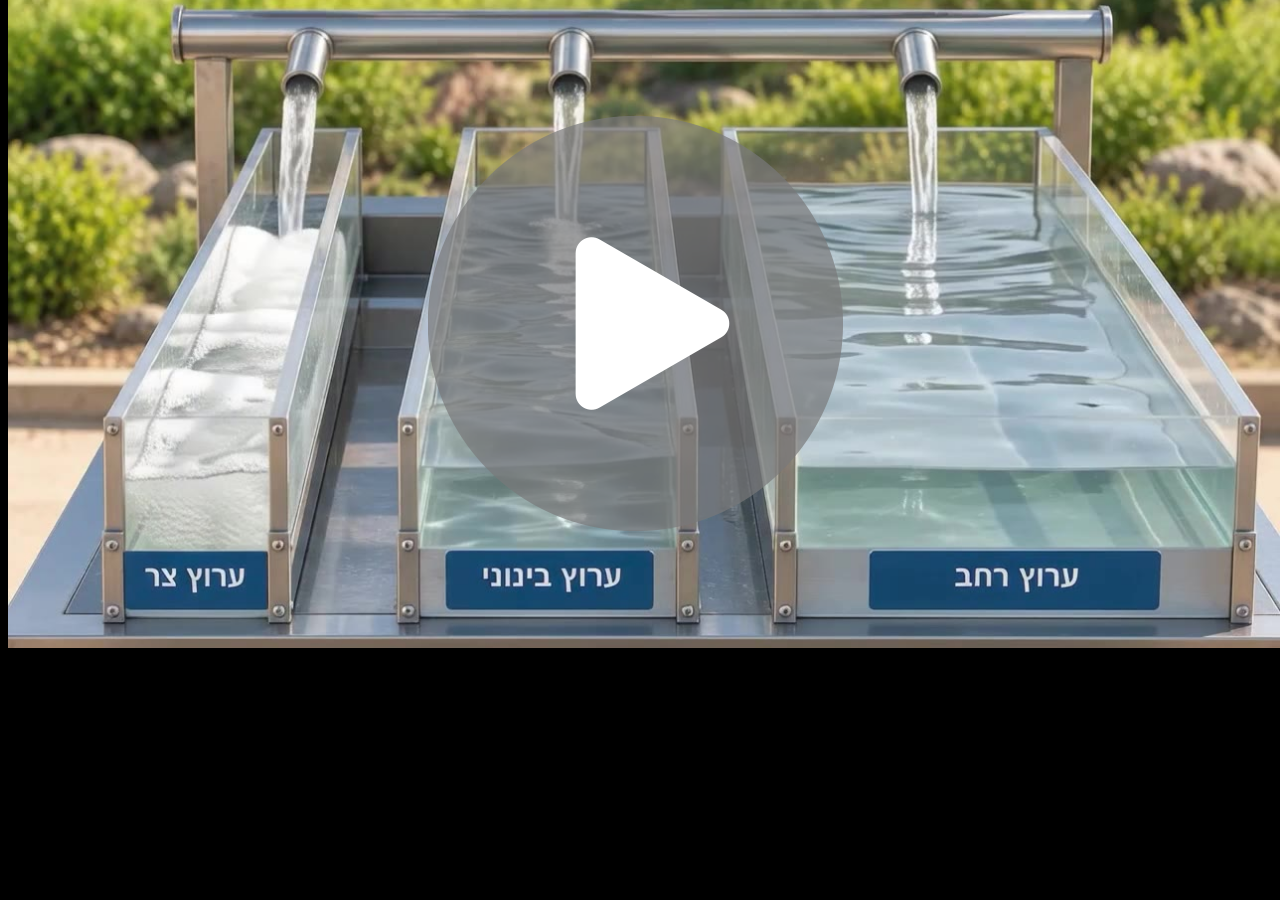
<file: assets/app/channels-demo.html>
<!DOCTYPE html>
<html lang="ar" dir="rtl">
<head>
<meta charset="UTF-8">
<title>محاكاة: ثلاثة مجاري أودية</title>
<style>
  @font-face { font-family: 'Assistant'; src: url('../fonts/Assistant-Bold.ttf') format('truetype'); font-weight: 700; }
  @font-face { font-family: 'Assistant'; src: url('../fonts/Assistant-ExtraBold.ttf') format('truetype'); font-weight: 800; }
  html, body { margin: 0; width: 1272px; height: 648px; overflow: hidden; background: #000; font-family: 'Assistant', sans-serif; direction: rtl; }
  button { font-family: inherit; }
  video, .poster { position: absolute; inset: 0; width: 1272px; height: 648px; object-fit: cover; object-position: 50% 100%; }   /* 16:9 video in a wider frame: crop the top, keep the channel labels */
  .poster { background: url('../images/channels-flow-poster.jpg') 50% 100% / cover; }
  .go { top: 110px; left: 422px; width: 427px; height: 427px; padding: 0; border: none; background: url('../images/ui-play.png') center / contain no-repeat; cursor: pointer; }   /* same PLAY button as the video screens */
  .go:hover { filter: brightness(1.1); }
  .again { bottom: 36px; transform: translateX(-50%); }
  .go { position: absolute; }
  .again { position: absolute; left: 50%; min-width: 200px; height: 72px; padding: 0 40px; border: none; border-radius: 20px; background: #404040; color: #fff; font-size: 38px; font-weight: 800; cursor: pointer; box-shadow: 0 4px 14px rgba(0,0,0,.4); }
  .go:focus-visible, .again:focus-visible { outline: 3px solid #299FD4; outline-offset: 3px; }
  .final { position: absolute; left: 0; right: 0; top: 28px; margin: 0 auto; width: 980px; padding: 14px 28px; text-align: center; border-radius: 22px; background: rgba(255,255,255,.93); color: #1A1A1A; font-size: 34px; font-weight: 700; line-height: 1.3; box-shadow: 0 4px 14px rgba(0,0,0,.3); }
  .hidden { display: none; }
</style>
<link rel="stylesheet" href="../../fonts-ar.css">
<link rel="stylesheet" href="../../applet-ar.css">
</head>
<body>
<div class="poster" id="poster"></div>
<video id="v" playsinline preload="auto" disablepictureinpicture><source src="../videos/channels-flow.mp4" type="video/mp4"></video>
<p class="final hidden" id="final">تأمّلوا المجاري الثلاثة وقارنوا بين سرعة الجريان وارتفاع الماء.</p>
<button class="go" id="go" type="button" aria-label="تشغيل الفيديو"></button>
<button class="again hidden" id="again" type="button">ابدؤوا من جديد</button>
<script>
  'use strict';
  var v = document.getElementById('v'), go = document.getElementById('go'), again = document.getElementById('again'), fin = document.getElementById('final'), poster = document.getElementById('poster');
  v.style.visibility = 'hidden';
  go.addEventListener('click', function () {
    go.classList.add('hidden'); poster.classList.add('hidden'); v.style.visibility = 'visible';
    try { window.parent.postMessage({ type: 'APPLET_STARTED' }, '*'); } catch (e) {}
    v.currentTime = 0; v.play().catch(function () {});
  });
  // At the end the three channels stay in their final state for comparison, with the instruction and a restart button.
  v.addEventListener('ended', function () { fin.classList.remove('hidden'); again.classList.remove('hidden'); });
  // "Start over" replays the video straight away, without the PLAY button.
  again.addEventListener('click', function () {
    fin.classList.add('hidden'); again.classList.add('hidden');
    v.currentTime = 0; v.play().catch(function () {});
  });
</script>
</body>
</html>
</file>
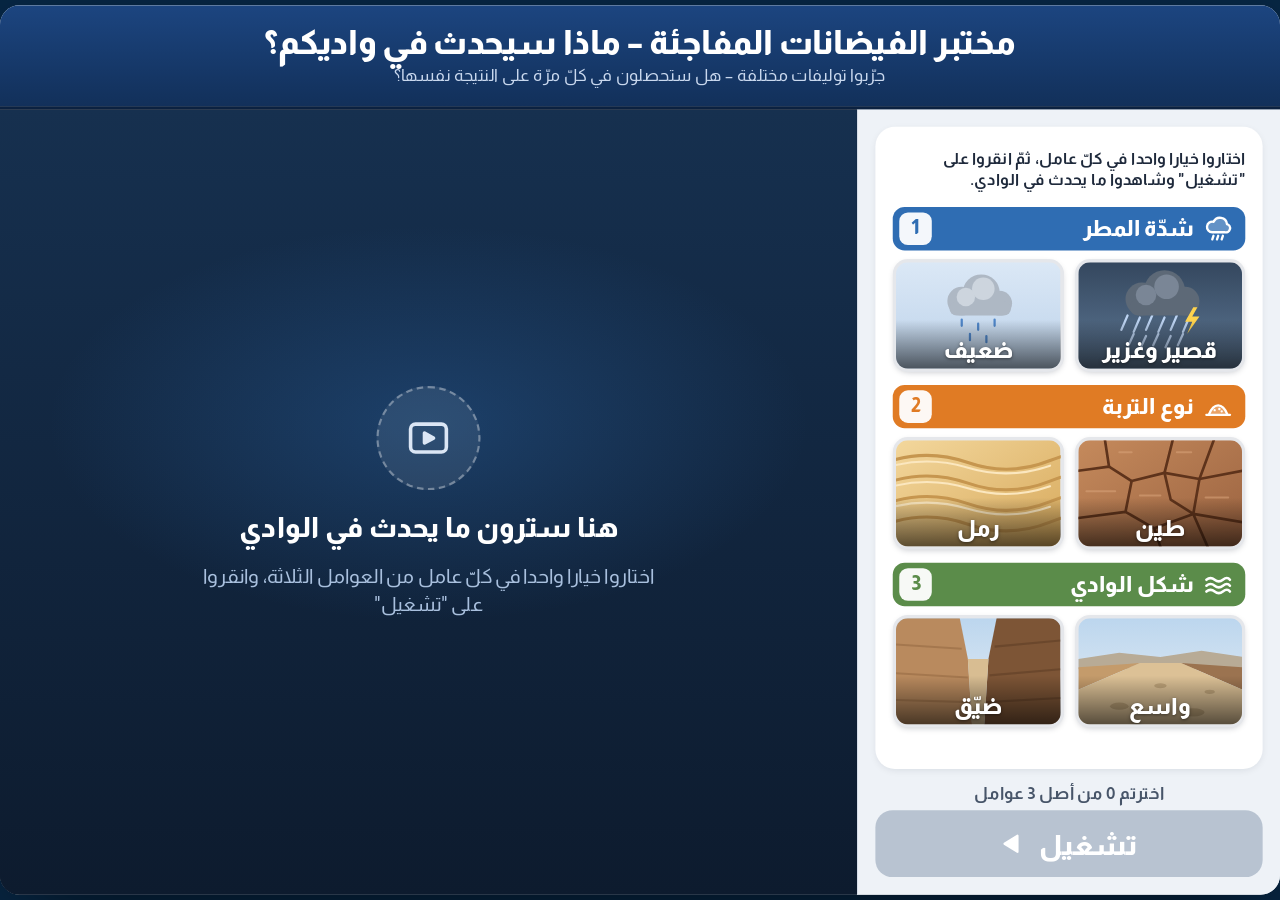
<file: assets/app/flood-lab.html>
<!DOCTYPE html>
<html lang="ar" dir="rtl">
<head>
<meta charset="UTF-8">
<meta name="viewport" content="width=device-width, initial-scale=1.0">
<title>مختبر الفيضانات المفاجئة</title>
<style>
  /* The lomda's own font files; nothing comes from the internet. */
  @font-face { font-family: 'Assistant'; src: url('../fonts/Assistant-Regular.ttf') format('truetype'); font-weight: 400; }
  @font-face { font-family: 'Assistant'; src: url('../fonts/Assistant-Medium.ttf') format('truetype'); font-weight: 500; }
  @font-face { font-family: 'Assistant'; src: url('../fonts/Assistant-SemiBold.ttf') format('truetype'); font-weight: 600; }
  @font-face { font-family: 'Assistant'; src: url('../fonts/Assistant-Bold.ttf') format('truetype'); font-weight: 700; }
  @font-face { font-family: 'Assistant'; src: url('../fonts/Assistant-ExtraBold.ttf') format('truetype'); font-weight: 800; }
  :root{
    --navy:#12305a;
    --navy-2:#1c4580;
    --ink:#1e293b;
    --ink-2:#475569;
    --ink-3:#94a3b8;
    --line:#e2e8f0;
    --panel:#eef2f7;
    --blue:#2f6db3;
    --orange:#e07b24;
    --green:#5b8c4a;
    --run:#1f5fae;
  }
  *{box-sizing:border-box;}
  html,body{margin:0; height:100%;}
  body{
    background:#072643;   /* the tablet screen's own colour in the lomda background */
    font-family:"Assistant","Arial Hebrew",Arial,sans-serif;
    color:var(--ink);
    overflow:hidden;
    -webkit-tap-highlight-color:transparent;
  }

  /* ===== מסגרת בגודל אייפד לרוחב (1180×820), מותאמת למסך ===== */
  #fit{position:fixed; inset:0; display:flex; align-items:center; justify-content:center;}
  #app{
    width:1180px; height:820px;
    flex-shrink:0;
    transform-origin:center center;
    display:grid;
    grid-template-rows:96px 1fr;
    grid-template-columns:390px 1fr;
    background:var(--panel);
    border-radius:18px;
    overflow:hidden;
    box-shadow:0 30px 80px -20px rgba(0,0,0,.6);
  }

  /* ===== כותרת ===== */
  header{
    grid-column:1 / -1;
    position:relative;
    display:flex; flex-direction:column; align-items:center; justify-content:center;
    background:linear-gradient(180deg,var(--navy-2),var(--navy));
    color:#fff;
    border-bottom:3px solid #0b2140;
  }
  header h1{margin:0; font-size:36px; font-weight:800; letter-spacing:-.3px; line-height:1.1;}
  header p{margin:4px 0 0; font-size:19px; font-weight:500; color:#c9d8ee;}
  #reset{
    position:absolute; left:22px; top:50%; transform:translateY(-50%);
    display:flex; align-items:center; gap:8px;
    padding:10px 18px;
    background:#fff; color:var(--navy);
    border:none; border-radius:14px;
    font:700 18px "Assistant",Arial,sans-serif;
    cursor:pointer;
    box-shadow:0 3px 10px rgba(0,0,0,.25);
    transition:transform .15s;
  }
  #reset:hover{transform:translateY(-50%) scale(1.04);}

  /* ===== במה ===== */
  #stage{
    grid-row:2; grid-column:2;
    position:relative;
    overflow:hidden;
    background:#0d1b2e;
  }

  /* מסגרת הסרטון 16:9 */
  .screen{
    position:absolute; inset:0;
    overflow:hidden;
    background:#0d1b2e;
  }
  .screen video{
    position:absolute; inset:0; width:100%; height:100%;
    object-fit:cover;
    background:#0d1b2e;
    opacity:0; transition:opacity .5s;
  }
  .screen.playing video, .screen.done video{opacity:1;}

  .placeholder{
    position:absolute; inset:0;
    display:flex; flex-direction:column; align-items:center; justify-content:center; gap:16px;
    background:
      radial-gradient(500px 260px at 50% 40%, rgba(47,109,179,.35), transparent 70%),
      linear-gradient(180deg,#16304f,#0d1b2e);
    color:#dbe6f5;
    text-align:center;
    transition:opacity .5s;
  }
  .screen.playing .placeholder, .screen.done .placeholder{opacity:0; pointer-events:none;}
  .ph-icon{
    width:96px; height:96px; border-radius:50%;
    display:grid; place-items:center;
    background:rgba(255,255,255,.08);
    border:2px dashed rgba(255,255,255,.35);
  }
  .screen.ready .ph-icon{border-style:solid; border-color:#7fb2ec; background:rgba(127,178,236,.18); animation:breathe 1.8s ease-in-out infinite;}
  @keyframes breathe{0%,100%{transform:scale(1);} 50%{transform:scale(1.07);}}
  .ph-title{margin:0; font-size:26px; font-weight:800; color:#fff;}
  .ph-sub{margin:0; font-size:18px; font-weight:500; color:#a9c0de; max-width:440px; line-height:1.4;}

  /* פקדי סרטון */
  .vbtn{
    position:absolute;
    display:flex; align-items:center; gap:7px;
    padding:8px 14px;
    border:none; border-radius:12px;
    background:rgba(13,27,46,.7);
    backdrop-filter:blur(4px); -webkit-backdrop-filter:blur(4px);
    color:#fff;
    font:700 16px "Assistant",Arial,sans-serif;
    cursor:pointer;
    opacity:0; pointer-events:none;
    transition:opacity .3s, background-color .2s;
  }
  .vbtn:hover{background:rgba(13,27,46,.88);}
  #mute{top:12px; left:12px;}
  #replay{bottom:16px; left:12px;}
  .screen.playing #mute, .screen.done #mute{opacity:1; pointer-events:auto;}
  .screen.done #replay{opacity:1; pointer-events:auto;}
  .progress{position:absolute; left:0; right:0; bottom:0; height:5px; background:rgba(255,255,255,.18); opacity:0; transition:opacity .3s;}
  .screen.playing .progress{opacity:1;}
  .progress i{display:block; height:100%; width:0; background:#7fb2ec; margin-right:0;}
  #vid-error{
    position:absolute; inset:0; display:none;
    align-items:center; justify-content:center;
    color:#fff; font-size:20px; font-weight:700; background:#0d1b2e;
  }

  /* כרטיס שילוב ותוצאה */
  .board{
    flex:1;
    background:#fff;
    border-radius:18px;
    padding:14px 20px;
    box-shadow:0 2px 8px -2px rgba(15,23,42,.12);
    display:flex; flex-direction:column;
  }
  .board-label{margin:0 0 8px; font-size:17px; font-weight:700; color:var(--ink-2);}
  .slots{display:grid; grid-template-columns:repeat(3,1fr); gap:12px;}
  .slot{
    height:62px;
    display:flex; align-items:center; gap:10px;
    padding:0 14px;
    border-radius:14px;
    border:2px dashed #cbd5e1;
    background:#f8fafc;
    transition:background-color .25s, border-color .25s;
  }
  .slot-k{font-size:15px; font-weight:700; color:var(--ink-3); line-height:1.1;}
  .slot-v{font-size:22px; font-weight:800; color:var(--ink-3); line-height:1.1;}
  .slot.filled{border-style:solid;}
  .slot.filled .slot-k{color:#fff; opacity:.85;}
  .slot.filled .slot-v{color:#fff;}
  .slot[data-cat="rain"].filled{background:var(--blue); border-color:var(--blue);}
  .slot[data-cat="soil"].filled{background:var(--orange); border-color:var(--orange);}
  .slot[data-cat="channel"].filled{background:var(--green); border-color:var(--green);}
  .slot-dot{
    flex-shrink:0;
    width:30px; height:30px; border-radius:9px;
    display:grid; place-items:center;
    font-size:17px; font-weight:800;
    background:#e2e8f0; color:var(--ink-3);
  }
  .slot.filled .slot-dot{background:rgba(255,255,255,.95);}
  .slot[data-cat="rain"].filled .slot-dot{color:var(--blue);}
  .slot[data-cat="soil"].filled .slot-dot{color:var(--orange);}
  .slot[data-cat="channel"].filled .slot-dot{color:var(--green);}

  .result-row{
    flex:1;
    margin-top:12px; padding-top:12px;
    border-top:1px solid var(--line);
    display:flex; align-items:center; gap:16px;
  }
  .res-wait{margin:0; font-size:18px; font-weight:600; color:var(--ink-3);}
  .res-main{display:none; flex:1; align-items:center; gap:16px;}
  .result-row.show .res-wait{display:none;}
  .result-row.show .res-main{display:flex; animation:pop .5s cubic-bezier(.2,.9,.3,1.2);}
  @keyframes pop{from{opacity:0; transform:translateY(10px);} to{opacity:1; transform:none;}}
  .badge{
    flex-shrink:0;
    min-width:96px; padding:10px 14px;
    border-radius:14px;
    color:#fff; text-align:center;
    font-size:22px; font-weight:800; line-height:1;
  }
  .res-title{margin:0; font-size:30px; font-weight:800; line-height:1.1;}
  .res-side{margin-right:auto; display:flex; flex-direction:column; align-items:flex-end; gap:6px;}
  .res-count{font-size:15px; font-weight:700; color:var(--ink-2);}
  .tracker{display:flex; gap:5px;}
  .tracker i{
    width:22px; height:22px; border-radius:6px;
    background:#e2e8f0;
    display:grid; place-items:center;
    font-style:normal; font-size:12px; font-weight:800; color:#fff;
  }

  /* ===== פאנל בחירה ===== */
  aside{
    grid-row:2; grid-column:1;
    padding:16px;
    display:flex; flex-direction:column; gap:12px;
    background:var(--panel);
    border-left:1px solid #d5dde8;
  }
  .choices{
    flex:1;
    background:#fff;
    border-radius:18px;
    padding:14px 16px 16px;
    box-shadow:0 2px 8px -2px rgba(15,23,42,.12);
    display:flex; flex-direction:column; gap:12px;
  }
  .intro{margin:0 0 2px; font-size:17px; font-weight:600; line-height:1.4; color:var(--ink);}
  .cat{display:flex; flex-direction:column; gap:8px;}
  .cat-head{
    height:40px;
    display:flex; align-items:center; gap:10px;
    padding:0 12px 0 6px;
    border-radius:11px;
    color:#fff;
    font-size:20px; font-weight:800;
  }
  .cat-head svg{flex-shrink:0;}
  .cat-head .num{
    margin-right:auto;
    width:30px; height:30px; border-radius:8px;
    display:grid; place-items:center;
    background:rgba(255,255,255,.95);
    font-size:18px; font-weight:800;
  }
  .cat[data-cat="rain"] .cat-head{background:var(--blue);}
  .cat[data-cat="rain"] .num{color:var(--blue);}
  .cat[data-cat="soil"] .cat-head{background:var(--orange);}
  .cat[data-cat="soil"] .num{color:var(--orange);}
  .cat[data-cat="channel"] .cat-head{background:var(--green);}
  .cat[data-cat="channel"] .num{color:var(--green);}

  .opts{display:grid; grid-template-columns:1fr 1fr; gap:10px;}
  .opt{
    position:relative;
    height:104px;
    padding:0;
    border:3px solid transparent;
    border-radius:14px;
    overflow:hidden;
    cursor:pointer;
    background:#e5e7eb;
    box-shadow:0 2px 6px -2px rgba(15,23,42,.25);
    transition:transform .15s, border-color .2s, box-shadow .2s, filter .2s, opacity .2s;
    font-family:inherit;
  }
  .opt svg{position:absolute; inset:0; width:100%; height:100%;}
  .opt .lbl{
    position:absolute; left:0; right:0; bottom:0;
    padding:16px 8px 6px;
    background:linear-gradient(0deg,rgba(0,0,0,.6),rgba(0,0,0,0));
    color:#fff;
    font-size:21px; font-weight:800;
    text-shadow:0 1px 3px rgba(0,0,0,.5);
  }
  .opt .check{
    position:absolute; top:6px; right:6px;
    width:26px; height:26px; border-radius:50%;
    background:#fff;
    display:grid; place-items:center;
    transform:scale(0); transition:transform .2s cubic-bezier(.3,1.6,.5,1);
  }
  .opt:hover:not(:disabled){transform:translateY(-2px);}
  .opt[aria-checked="true"]{transform:scale(1.02); border-width:4px; z-index:1;}
  .opt[aria-checked="true"] .check{transform:scale(1);}
  .cat[data-cat="rain"] .opt[aria-checked="true"]{border-color:var(--blue); box-shadow:0 0 0 4px rgba(47,109,179,.25), 0 10px 18px -6px rgba(15,23,42,.5);}
  .cat[data-cat="soil"] .opt[aria-checked="true"]{border-color:var(--orange); box-shadow:0 0 0 4px rgba(224,123,36,.25), 0 10px 18px -6px rgba(15,23,42,.5);}
  .cat[data-cat="channel"] .opt[aria-checked="true"]{border-color:var(--green); box-shadow:0 0 0 4px rgba(91,140,74,.25), 0 10px 18px -6px rgba(15,23,42,.5);}
  .cat.has-choice .opt[aria-checked="false"]{filter:grayscale(1) brightness(1.05); opacity:.4; transform:scale(.96); box-shadow:none;}
  .cat.has-choice .opt[aria-checked="false"]:hover:not(:disabled){opacity:.7; transform:scale(.98);}
  .opt .check{width:30px; height:30px;}
  .cat[data-cat="rain"] .opt .check{background:var(--blue);}
  .cat[data-cat="soil"] .opt .check{background:var(--orange);}
  .cat[data-cat="channel"] .opt .check{background:var(--green);}
  .opt .check svg path{stroke:#fff;}
  .opt:disabled{cursor:default;}
  .opt:focus-visible, button:focus-visible{outline:3px solid #f59e0b; outline-offset:2px;}

  .run-wrap{display:flex; flex-direction:column; gap:6px;}
  #run-hint{margin:0; text-align:center; font-size:16px; font-weight:600; color:var(--ink-2); height:20px;}
  #run{
    height:62px;
    display:flex; align-items:center; justify-content:center; gap:12px;
    border:none; border-radius:16px;
    background:linear-gradient(180deg,#2a72c7,var(--run));
    color:#fff;
    font:800 26px "Assistant",Arial,sans-serif;
    cursor:pointer;
    box-shadow:0 6px 16px -6px rgba(31,95,174,.8);
    transition:transform .15s, background .3s, box-shadow .3s, opacity .3s;
  }
  #run:hover:not(:disabled){transform:translateY(-2px);}
  #run:disabled{background:#b8c3d1; box-shadow:none; cursor:default;}
  #run.again{background:linear-gradient(180deg,#f08a32,#d46a12); box-shadow:0 6px 16px -6px rgba(212,106,18,.8);}
  #run.pulse{animation:pulse 1.6s ease-in-out infinite;}
  @keyframes pulse{0%,100%{box-shadow:0 6px 16px -6px rgba(31,95,174,.8);} 50%{box-shadow:0 0 0 6px rgba(42,114,199,.25), 0 6px 16px -6px rgba(31,95,174,.8);}}


  .sr-only{position:absolute; width:1px; height:1px; overflow:hidden; clip:rect(0 0 0 0); white-space:nowrap;}
  @media (prefers-reduced-motion:reduce){
    *{animation:none !important; transition-duration:.01ms !important;}
  }
</style>
<link rel="stylesheet" href="../../fonts-ar.css">
<link rel="stylesheet" href="../../applet-ar.css">
</head>
<body>
<div id="fit">
<div id="app">

  <header>
    <h1>مختبر الفيضانات المفاجئة – ماذا سيحدث في واديكم؟</h1>
    <p>جرّبوا توليفات مختلفة – هل ستحصلون في كلّ مرّة على النتيجة نفسها؟</p>
  </header>

  <!-- ===================== במה ===================== -->
  <section id="stage" aria-label="نتيجة التجربة">
    <div class="screen" id="screen">
      <video id="video" playsinline webkit-playsinline preload="auto"></video>

      <div class="placeholder" aria-hidden="true">
        <div class="ph-icon">
          <svg width="44" height="44" viewBox="0 0 24 24" fill="none" stroke="#dbe6f5" stroke-width="1.8" stroke-linecap="round" stroke-linejoin="round"><rect x="3" y="5" width="18" height="14" rx="2.5"/><path d="M10 9.5v5l4.5-2.5z" fill="#dbe6f5"/></svg>
        </div>
        <p class="ph-title" id="ph-title">هنا سترون ما يحدث في الوادي</p>
        <p class="ph-sub" id="ph-sub">اختاروا خيارا واحدا في كلّ عامل من العوامل الثلاثة، وانقروا على "تشغيل"</p>
      </div>

      <div class="progress"><i id="prog"></i></div>
      <button class="vbtn" id="mute" type="button" aria-label="كتم الصوت">
        <svg id="ic-on" width="20" height="20" viewBox="0 0 24 24" fill="none" stroke="#fff" stroke-width="2.2" stroke-linecap="round" stroke-linejoin="round"><path d="M11 5L6 9H2v6h4l5 4z" fill="#fff"/><path d="M15.5 8.5a5 5 0 0 1 0 7M18.5 5.5a9 9 0 0 1 0 13"/></svg>
        <svg id="ic-off" width="20" height="20" viewBox="0 0 24 24" fill="none" stroke="#fff" stroke-width="2.2" stroke-linecap="round" stroke-linejoin="round" style="display:none"><path d="M11 5L6 9H2v6h4l5 4z" fill="#fff"/><path d="M22 9l-6 6M16 9l6 6"/></svg>
      </button>
      <button class="vbtn" id="replay" type="button">
        <svg width="18" height="18" viewBox="0 0 24 24" fill="none" stroke="#fff" stroke-width="2.4" stroke-linecap="round" stroke-linejoin="round"><path d="M3 12a9 9 0 1 0 3-6.7"/><path d="M3 4v5h5"/></svg>
        شاهدوا مرّة أخرى
      </button>
      <div id="vid-error">لم ننجح في تحميل الفيديو</div>
    </div>

  </section>

  <!-- ===================== פאנל בחירה ===================== -->
  <aside>
    <div class="choices">
      <p class="intro">اختاروا خيارا واحدا في كلّ عامل، ثمّ انقروا على "تشغيل" وشاهدوا ما يحدث في الوادي.</p>

      <div class="cat" data-cat="rain">
        <div class="cat-head" id="h-rain">
          <svg width="26" height="26" viewBox="0 0 24 24" fill="none" stroke="#fff" stroke-width="2" stroke-linecap="round" stroke-linejoin="round"><path d="M17.5 15H7a4.5 4.5 0 1 1 1.1-8.86A6 6 0 0 1 19.5 8a3.5 3.5 0 0 1-2 7z" fill="rgba(255,255,255,.25)"/><path d="M8 18l-1 3M12 18l-1 3M16 18l-1 3"/></svg>
          شدّة المطر <span class="num">1</span>
        </div>
        <div class="opts" role="radiogroup" aria-labelledby="h-rain">
          <button class="opt" role="radio" aria-checked="false" data-val="strong" type="button">
            <svg viewBox="0 0 160 104" preserveAspectRatio="xMidYMid slice" aria-hidden="true">
              <defs><linearGradient id="oS" x1="0" y1="0" x2="0" y2="1"><stop offset="0" stop-color="#34475e"/><stop offset="1" stop-color="#5f7996"/></linearGradient></defs>
              <rect width="160" height="104" fill="url(#oS)"/>
              <g stroke="#c9e0ff" stroke-width="2.2" stroke-linecap="round" opacity=".9">
                <path d="M48 52l-6 14M60 54l-6 14M72 52l-6 14M84 54l-6 14M96 52l-6 14M108 54l-6 14M54 70l-5 11M66 72l-5 11M78 70l-5 11M90 72l-5 11M102 70l-5 11"/>
              </g>
              <g fill="#5d6977"><circle cx="62" cy="36" r="16"/><circle cx="84" cy="28" r="20"/><circle cx="104" cy="38" r="14"/><rect x="50" y="36" width="64" height="16" rx="8"/></g>
              <g fill="#7a8696"><circle cx="66" cy="32" r="10"/><circle cx="86" cy="24" r="12"/></g>
              <path d="M112 44l-8 14h7l-5 12 12-17h-7l5-9z" fill="#ffd34d"/>
            </svg>
            <span class="check"><svg width="16" height="16" viewBox="0 0 24 24" fill="none" stroke="#2f6db3" stroke-width="3.4" stroke-linecap="round" stroke-linejoin="round"><path d="M5 12l5 5 9-10"/></svg></span>
            <span class="lbl">قصير وغزير</span>
          </button>
          <button class="opt" role="radio" aria-checked="false" data-val="light" type="button">
            <svg viewBox="0 0 160 104" preserveAspectRatio="xMidYMid slice" aria-hidden="true">
              <defs><linearGradient id="oL" x1="0" y1="0" x2="0" y2="1"><stop offset="0" stop-color="#dbe8f6"/><stop offset="1" stop-color="#bcd2ea"/></linearGradient></defs>
              <rect width="160" height="104" fill="url(#oL)"/>
              <g stroke="#4f86c9" stroke-width="2.2" stroke-linecap="round"><path d="M64 56v6M80 60v6M96 56v6M72 70v6M88 72v6"/></g>
              <g fill="#aeb8c4"><circle cx="64" cy="38" r="14"/><circle cx="83" cy="30" r="18"/><circle cx="101" cy="40" r="12"/><rect x="52" y="38" width="60" height="14" rx="7"/></g>
              <g fill="#cdd5de"><circle cx="68" cy="34" r="9"/><circle cx="85" cy="26" r="11"/></g>
            </svg>
            <span class="check"><svg width="16" height="16" viewBox="0 0 24 24" fill="none" stroke="#2f6db3" stroke-width="3.4" stroke-linecap="round" stroke-linejoin="round"><path d="M5 12l5 5 9-10"/></svg></span>
            <span class="lbl">ضعيف</span>
          </button>
        </div>
      </div>

      <div class="cat" data-cat="soil">
        <div class="cat-head" id="h-soil">
          <svg width="26" height="26" viewBox="0 0 24 24" fill="none" stroke="#fff" stroke-width="2" stroke-linecap="round" stroke-linejoin="round"><path d="M2 19h20" /><path d="M4 19c2-5 5-8 8-8s6 3 8 8" fill="rgba(255,255,255,.3)"/><path d="M9 15h.01M13 14h.01M15 16h.01"/></svg>
          نوع التربة <span class="num">2</span>
        </div>
        <div class="opts" role="radiogroup" aria-labelledby="h-soil">
          <button class="opt" role="radio" aria-checked="false" data-val="clay" type="button">
            <svg viewBox="0 0 160 104" preserveAspectRatio="xMidYMid slice" aria-hidden="true">
              <defs><linearGradient id="oC" x1="0" y1="0" x2="1" y2="1"><stop offset="0" stop-color="#c58a5c"/><stop offset="1" stop-color="#9a6240"/></linearGradient></defs>
              <rect width="160" height="104" fill="url(#oC)"/>
              <g fill="none" stroke="#5e331b" stroke-width="2.6" stroke-linejoin="round" stroke-linecap="round">
                <path d="M0 30 L30 26 L52 40 L84 32 L118 38 L160 30"/>
                <path d="M30 26 L26 0 M84 32 L92 0 M118 38 L132 0"/>
                <path d="M52 40 L46 70 L74 86 L80 104 M46 70 L0 76 M74 86 L112 72 L118 38 M112 72 L160 80 M112 72 L126 104 M84 32 L90 58 L112 72"/>
              </g>
              <g stroke="#d9a47b" stroke-width="2" opacity=".55" stroke-linecap="round"><path d="M8 50h28M60 54h20M124 56h22M96 12h14M40 12h12"/></g>
            </svg>
            <span class="check"><svg width="16" height="16" viewBox="0 0 24 24" fill="none" stroke="#e07b24" stroke-width="3.4" stroke-linecap="round" stroke-linejoin="round"><path d="M5 12l5 5 9-10"/></svg></span>
            <span class="lbl">طين</span>
          </button>
          <button class="opt" role="radio" aria-checked="false" data-val="sand" type="button">
            <svg viewBox="0 0 160 104" preserveAspectRatio="xMidYMid slice" aria-hidden="true">
              <defs><linearGradient id="oD" x1="0" y1="0" x2="1" y2="1"><stop offset="0" stop-color="#f3d79c"/><stop offset="1" stop-color="#d7a95c"/></linearGradient></defs>
              <rect width="160" height="104" fill="url(#oD)"/>
              <g fill="none" stroke-linecap="round">
                <path d="M-10 22 Q30 8 70 22 T150 20 T190 22" stroke="#c6964f" stroke-width="3"/>
                <path d="M-10 42 Q30 28 70 42 T150 40 T190 42" stroke="#c6964f" stroke-width="3"/>
                <path d="M-10 62 Q30 48 70 62 T150 60 T190 62" stroke="#c6964f" stroke-width="3"/>
                <path d="M-10 82 Q30 68 70 82 T150 80 T190 82" stroke="#c6964f" stroke-width="3"/>
                <path d="M-10 27 Q30 15 70 27 T150 25" stroke="#fbe7bf" stroke-width="2"/>
                <path d="M-10 47 Q30 35 70 47 T150 45" stroke="#fbe7bf" stroke-width="2"/>
                <path d="M-10 67 Q30 55 70 67 T150 65" stroke="#fbe7bf" stroke-width="2"/>
              </g>
            </svg>
            <span class="check"><svg width="16" height="16" viewBox="0 0 24 24" fill="none" stroke="#e07b24" stroke-width="3.4" stroke-linecap="round" stroke-linejoin="round"><path d="M5 12l5 5 9-10"/></svg></span>
            <span class="lbl">رمل</span>
          </button>
        </div>
      </div>

      <div class="cat" data-cat="channel">
        <div class="cat-head" id="h-channel">
          <svg width="26" height="26" viewBox="0 0 24 24" fill="none" stroke="#fff" stroke-width="2.2" stroke-linecap="round"><path d="M2 8c2.5-2 4.5-2 7 0s4.5 2 7 0 4.5-2 6 0"/><path d="M2 13c2.5-2 4.5-2 7 0s4.5 2 7 0 4.5-2 6 0"/><path d="M2 18c2.5-2 4.5-2 7 0s4.5 2 7 0 4.5-2 6 0"/></svg>
          شكل الوادي <span class="num">3</span>
        </div>
        <div class="opts" role="radiogroup" aria-labelledby="h-channel">
          <button class="opt" role="radio" aria-checked="false" data-val="wide" type="button">
            <svg viewBox="0 0 160 104" preserveAspectRatio="xMidYMid slice" aria-hidden="true">
              <defs><linearGradient id="oW" x1="0" y1="0" x2="0" y2="1"><stop offset="0" stop-color="#bcd6ee"/><stop offset="1" stop-color="#e6eef4"/></linearGradient></defs>
              <rect width="160" height="104" fill="url(#oW)"/>
              <path d="M0 40 L40 34 L80 38 L120 32 L160 38 L160 50 L0 50Z" fill="#b8ab96"/>
              <path d="M0 48 L60 44 L0 70Z" fill="#c49b6b"/>
              <path d="M160 48 L100 44 L160 70Z" fill="#9b7350"/>
              <path d="M60 44 L100 44 L160 70 L160 104 L0 104 L0 70Z" fill="#dcc196"/>
              <g fill="#bfa47a"><ellipse cx="40" cy="86" rx="9" ry="3.5"/><ellipse cx="112" cy="92" rx="11" ry="4"/><ellipse cx="80" cy="66" rx="6" ry="2.4"/><ellipse cx="128" cy="72" rx="5" ry="2"/></g>
            </svg>
            <span class="check"><svg width="16" height="16" viewBox="0 0 24 24" fill="none" stroke="#5b8c4a" stroke-width="3.4" stroke-linecap="round" stroke-linejoin="round"><path d="M5 12l5 5 9-10"/></svg></span>
            <span class="lbl">واسع</span>
          </button>
          <button class="opt" role="radio" aria-checked="false" data-val="narrow" type="button">
            <svg viewBox="0 0 160 104" preserveAspectRatio="xMidYMid slice" aria-hidden="true">
              <defs><linearGradient id="oN" x1="0" y1="0" x2="0" y2="1"><stop offset="0" stop-color="#bcd6ee"/><stop offset="1" stop-color="#e6eef4"/></linearGradient></defs>
              <rect width="160" height="104" fill="url(#oN)"/>
              <path d="M0 0 L62 0 L70 40 L74 104 L0 104Z" fill="#b98a5e"/>
              <path d="M160 0 L98 0 L90 40 L86 104 L160 104Z" fill="#7d5536"/>
              <g stroke="#9c7048" stroke-width="2" opacity=".7"><path d="M0 26 L64 30M0 54 L70 58M0 80 L72 82"/></g>
              <g stroke="#5f3f27" stroke-width="2" opacity=".6"><path d="M160 22 L96 28M160 50 L91 56M160 78 L88 82"/></g>
              <path d="M70 40 L90 40 L86 104 L74 104Z" fill="#d8bd92"/>
            </svg>
            <span class="check"><svg width="16" height="16" viewBox="0 0 24 24" fill="none" stroke="#5b8c4a" stroke-width="3.4" stroke-linecap="round" stroke-linejoin="round"><path d="M5 12l5 5 9-10"/></svg></span>
            <span class="lbl">ضيّق</span>
          </button>
        </div>
      </div>
    </div>

    <div class="run-wrap">
      <p id="run-hint">اخترتم 0 من أصل 3 عوامل</p>
      <button id="run" type="button" disabled>
        <span id="run-label">تشغيل</span>
        <svg id="run-icon" width="24" height="24" viewBox="0 0 24 24" fill="#fff" style="transform:scaleX(-1)"><path d="M7 4.5v15a1 1 0 0 0 1.5.86l12-7.5a1 1 0 0 0 0-1.72l-12-7.5A1 1 0 0 0 7 4.5z"/></svg>
      </button>
    </div>
  </aside>
</div>
</div>
<p class="sr-only" id="sr" aria-live="assertive"></p>

<script>
(function(){
  /* ============================================================
     טבלת התוצאות (8 שילובים) והסרטון של כל שילוב
     ============================================================ */
  var RESULTS = {
    'light|sand|wide':    {lvl:0, text:'لا يوجد جريان',             video:'light-sand-wide'},
    'light|sand|narrow':  {lvl:0, text:'لا يوجد جريان',             video:'light-sand-narrow'},
    'light|clay|wide':    {lvl:1, text:'جريان ضعيف',            video:'light-clay-wide'},
    'light|clay|narrow':  {lvl:2, text:'جريان أسرع قليلا', video:'light-clay-narrow'},
    'strong|sand|wide':   {lvl:0, text:'لا يوجد جريان',             video:'strong-sand-wide'},
    'strong|sand|narrow': {lvl:0, text:'لا يوجد جريان',             video:'strong-sand-narrow'},
    'strong|clay|wide':   {lvl:3, text:'جريان متوسّط',         video:'strong-clay-wide'},
    'strong|clay|narrow': {lvl:4, text:'جريان قويّ جدّا',      video:'strong-clay-narrow'}
  };
  var ORDER = ['light|sand|wide','light|sand|narrow','light|clay|wide','light|clay|narrow',
               'strong|sand|wide','strong|sand|narrow','strong|clay|wide','strong|clay|narrow'];
  var NAMES = {light:'ضعيف', strong:'قصير وغزير', sand:'رمل', clay:'طين', wide:'واسع', narrow:'ضيّق'};
  var LEVEL_COLORS = ['#94a3b8','#60a5fa','#2563eb','#f59e0b','#dc2626'];

  var $ = function(id){ return document.getElementById(id); };

  /* התאמת גודל קבוע למסך */
  var app = $('app');
  function fit(){ app.style.transform = 'scale(' + Math.min(window.innerWidth/1180, window.innerHeight/820) + ')'; }
  window.addEventListener('resize', fit); fit();

  /* the eight result clips are files next to the lomda (assets/videos/lab-*.mp4) */
  function videoURL(name){ return '../videos/lab-' + name + '.mp4'; }

  var sel = {rain:null, soil:null, channel:null};
  var mode = 'idle';   // idle | playing | done
  var cur = null, tried = {}, muted = false;

  var screen=$('screen'), video=$('video'), prog=$('prog');
  var runBtn=$('run'), runLabel=$('run-label'), runHint=$('run-hint');
  var opts = document.querySelectorAll('.opt');

  function count(){ return (sel.rain?1:0)+(sel.soil?1:0)+(sel.channel?1:0); }

  function refresh(){
    document.querySelectorAll('.cat').forEach(function(c){
      var v = sel[c.dataset.cat];
      c.classList.toggle('has-choice', !!v);
      c.querySelectorAll('.opt').forEach(function(o){
        o.setAttribute('aria-checked', o.dataset.val===v ? 'true':'false');
        o.disabled = mode!=='idle';
      });
    });
    var n = count();
    screen.classList.toggle('ready', mode==='idle' && n===3);
    if (mode==='idle'){
      runBtn.classList.remove('again');
      runLabel.textContent='تشغيل'; $('run-icon').style.display='';
      runBtn.disabled = n<3;
      runBtn.classList.toggle('pulse', n===3);
      runHint.textContent = n<3 ? 'اخترتم '+n+' من أصل 3 عوامل' : 'جاهزون! انقروا على "تشغيل"';
      $('ph-title').textContent = n<3 ? 'هنا سترون ما يحدث في الوادي' : 'كلّ شيء جاهز!';
      $('ph-sub').textContent = n<3 ? 'اختاروا خيارا واحدا في كلّ عامل من العوامل الثلاثة، وانقروا على "تشغيل"' : 'انقروا على "تشغيل" لتروا ما سيحدث في الوادي';
    } else if (mode==='playing'){
      runBtn.disabled = true; runBtn.classList.remove('pulse','again');
      runLabel.textContent='التجربة قيد التشغيل...'; $('run-icon').style.display='none';
      runHint.textContent='شاهدوا ما يحدث في الوادي';
    } else {
      runBtn.disabled = false; runBtn.classList.add('again'); runBtn.classList.remove('pulse');
      runLabel.textContent='جرّبوا توليفة أخرى'; $('run-icon').style.display='none';
      runHint.textContent='اختاروا توليفة جديدة وقارنوا';
    }
  }

  opts.forEach(function(o){
    o.addEventListener('click', function(){
      if (mode!=='idle') return;
      sel[o.closest('.cat').dataset.cat] = o.dataset.val;
      if (!window._startedSent) { window._startedSent = true; try { window.parent.postMessage({ type: 'APPLET_STARTED' }, '*'); } catch (e) {} }
      refresh();
      if (count()===3){                 /* טעינה מוקדמת של הסרטון */
        var r = RESULTS[sel.rain+'|'+sel.soil+'|'+sel.channel];
        video.src = videoURL(r.video); video.load();
      }
    });
  });

  function play(){
    $('vid-error').style.display='none';
    video.muted = muted;
    video.currentTime = 0;
    var p = video.play();
    if (p && p.catch) p.catch(function(){ muted = true; video.muted = true; setMuteIcon(); video.play().catch(function(){}); });
  }

  function startRun(){
    var key = sel.rain+'|'+sel.soil+'|'+sel.channel;
    var r = RESULTS[key];
    cur = {key:key, lvl:r.lvl, text:r.text};
    var url = videoURL(r.video);
    if (video.src !== url) video.src = url;
    mode = 'playing';
    screen.classList.remove('done'); screen.classList.add('playing');
    refresh();
    play();
    $('sr').textContent = 'بدأ الفيديو: '+NAMES[sel.rain]+'، '+NAMES[sel.soil]+'، '+NAMES[sel.channel];
  }

  function finishRun(){
    if (mode!=='playing') return;
    mode = 'done';
    screen.classList.remove('playing'); screen.classList.add('done');
    refresh();
    $('sr').textContent = 'النتيجة: '+cur.text;
  }

  function toIdle(){
    mode = 'idle';
    sel = {rain:null, soil:null, channel:null};   /* איפוס שלושת הגורמים */
    video.pause();
    screen.classList.remove('playing','done');
    refresh();
  }

  video.addEventListener('ended', finishRun);
  video.addEventListener('timeupdate', function(){
    if (video.duration) prog.style.width = (video.currentTime/video.duration*100)+'%';
  });
  video.addEventListener('error', function(){
    if (mode==='idle') return;
    $('vid-error').style.display='flex';
    finishRun();
  });

  runBtn.addEventListener('click', function(){
    if (mode==='idle' && count()===3) startRun();
    else if (mode==='done') toIdle();
  });

  $('replay').addEventListener('click', function(){
    if (mode!=='done') return;
    mode = 'playing';
    screen.classList.remove('done'); screen.classList.add('playing');
    refresh(); play();
  });

  function setMuteIcon(){
    $('ic-on').style.display = muted ? 'none' : '';
    $('ic-off').style.display = muted ? '' : 'none';
    $('mute').setAttribute('aria-label', muted ? 'تشغيل الصوت' : 'كتم الصوت');
  }
  $('mute').addEventListener('click', function(){ muted = !muted; video.muted = muted; setMuteIcon(); });


  refresh();
})();
</script>
</body>
</html>
</file>
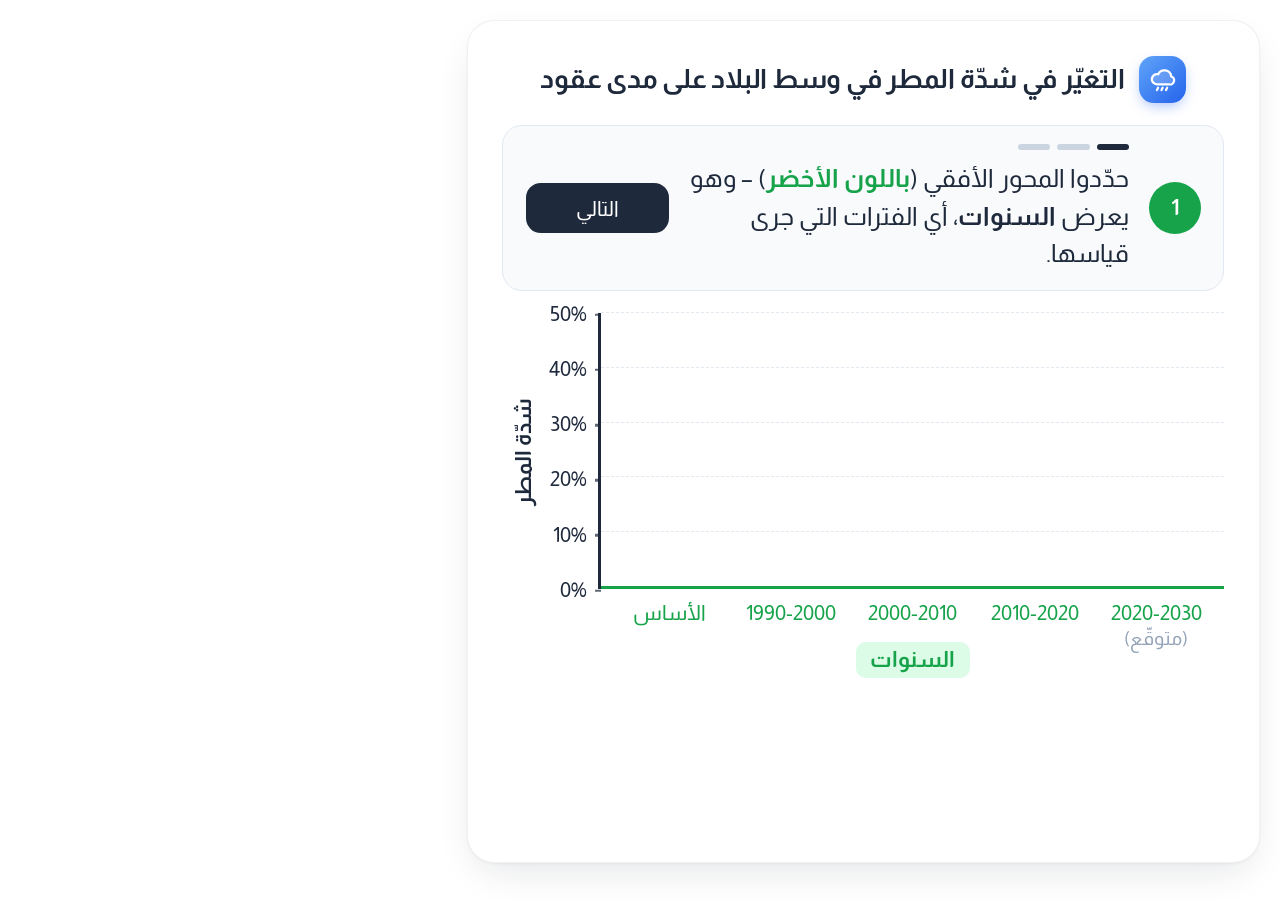
<file: assets/app/rain-graph.html>
<!DOCTYPE html>
<html lang="ar" dir="rtl">
<head>
<meta charset="UTF-8">
<meta name="viewport" content="width=device-width, initial-scale=1.0">
<title>رسم بيانيّ - التغيّر في شدّة المطر في وسط البلاد</title>
<style>
  /* The lomda's own font files; nothing comes from the internet. */
  @font-face { font-family: 'Assistant'; src: url('../fonts/Assistant-Regular.ttf') format('truetype'); font-weight: 400; }
  @font-face { font-family: 'Assistant'; src: url('../fonts/Assistant-Medium.ttf') format('truetype'); font-weight: 500; }
  @font-face { font-family: 'Assistant'; src: url('../fonts/Assistant-SemiBold.ttf') format('truetype'); font-weight: 600; }
  @font-face { font-family: 'Assistant'; src: url('../fonts/Assistant-Bold.ttf') format('truetype'); font-weight: 700; }
  @font-face { font-family: 'Assistant'; src: url('../fonts/Assistant-ExtraBold.ttf') format('truetype'); font-weight: 800; }
  :root{
    --ink:#1e293b;
    --ink-2:#475569;
    --ink-3:#94a3b8;
    --line:#e2e8f0;
    --line-strong:#cbd5e1;
    --panel:#f8fafc;
    --surface:#ffffff;

    --green:#16a34a;
    --green-soft:#dcfce7;
    --blue:#2563eb;
    --blue-soft:#dbeafe;

    /* גודל קבוע של היישומון */
    --card-w:640px;
    --card-h:680px;
    --step-h:118px;
    --footer-h:108px;
  }
  *{box-sizing:border-box;}
  html,body{margin:0;}
  body{
    width:672px; height:712px;   /* the card plus room for its shadow */
    zoom:1.12;                   /* as large as the classroom board allows (text was small) */
    padding:16px;
    display:flex;
    align-items:center;
    justify-content:center;
    background:transparent;
    font-family:"Assistant","Arial Hebrew",Arial,sans-serif;
    color:var(--ink);
  }

  /* ---------- כרטיס בגודל קבוע ---------- */
  .card{
    width:min(var(--card-w), 100%);
    height:var(--card-h);
    flex-shrink:0;
    display:grid;
    grid-template-rows:auto var(--step-h) 1fr var(--footer-h);
    gap:18px;
    padding:28px 28px 24px;
    background:var(--surface);
    border-radius:22px;
    border:1px solid rgba(15,23,42,.06);
    box-shadow:0 1px 2px rgba(15,23,42,.04), 0 12px 32px -8px rgba(15,23,42,.12);
    overflow:hidden;
  }

  .header{display:flex; align-items:center; gap:12px; justify-content:center;}
  .header-icon{
    width:38px; height:38px; flex-shrink:0;
    border-radius:12px;
    background:linear-gradient(135deg,#60a5fa,#2563eb);
    display:grid; place-items:center;
    box-shadow:0 4px 10px -2px rgba(37,99,235,.4);
  }
  .main-title{
    margin:0;
    font-size:21px;
    font-weight:700;
    line-height:1.35;
    letter-spacing:-.2px;
  }

  /* ---------- תיבת השלבים ---------- */
  .step-panel{
    height:var(--step-h);
    display:flex;
    align-items:center;
    gap:16px;
    padding:14px 18px;
    background:var(--panel);
    border:1px solid var(--line);
    border-radius:16px;
  }
  .step-num{
    width:42px; height:42px; flex-shrink:0;
    border-radius:50%;
    display:grid; place-items:center;
    font-size:18px; font-weight:700;
    color:#fff;
    background:var(--ink);
    transition:background-color .35s;
  }
  .step-body{flex:1; min-width:0; height:100%; display:flex; flex-direction:column; justify-content:center;}
  .dots{display:flex; gap:6px; margin-bottom:8px;}
  .dot{width:26px; height:5px; border-radius:3px; background:var(--line-strong); transition:background-color .35s;}
  .dot.on{background:var(--ink);}
  #step-text{
    margin:0;
    font-size:15.5px;
    line-height:1.55;
    transition:opacity .25s;
  }
  #step-text b{font-weight:600;}
  .hl-green{color:var(--green); font-weight:600;}
  .hl-blue{color:var(--blue); font-weight:600;}

  button{
    font-family:inherit;
    font-size:15px;
    font-weight:500;
    min-width:116px;
    padding:11px 18px;
    flex-shrink:0;
    border:none;
    border-radius:12px;
    background:var(--ink);
    color:#fff;
    cursor:pointer;
    display:inline-flex; align-items:center; justify-content:center; gap:8px;
    transition:transform .15s, background-color .2s, opacity .2s;
  }
  button:hover:not(:disabled){background:#0f172a; transform:translateY(-1px);}
  button:active:not(:disabled){transform:translateY(0);}
  button:disabled{opacity:.45; cursor:default;}
  button:focus-visible{outline:3px solid var(--blue-soft); outline-offset:2px;}

  /* ---------- הגרף ---------- */
  .chart{
    direction:ltr;
    min-height:0;
    display:grid;
    grid-template-columns:34px 46px 1fr;
    grid-template-rows:1fr 44px 26px;
  }
  .y-title{
    grid-row:1; grid-column:1;
    align-self:center; justify-self:center;
    writing-mode:vertical-rl;
    transform:rotate(180deg);
    direction:rtl;
    font-size:14px; font-weight:600;
    padding:10px 4px;
    border-radius:8px;
    transition:color .35s, background-color .35s;
  }
  .y-ticks{
    grid-row:1; grid-column:2;
    position:relative;
    border-right:2.5px solid var(--ink);
    transition:border-color .35s, color .35s;
  }
  .y-ticks span{
    position:absolute;
    right:9px;
    transform:translateY(50%);
    font-size:13px; font-weight:500;
    font-variant-numeric:tabular-nums;
  }
  .y-ticks span::after{
    content:""; position:absolute; right:-11px; top:50%;
    width:5px; height:2px; background:currentColor; opacity:.7;
  }
  .plot{
    grid-row:1; grid-column:3;
    position:relative;
    display:flex;
    align-items:flex-end;
    justify-content:space-around;
    padding:0 6px;
    border-bottom:2.5px solid var(--ink);
    transition:border-color .35s, background-color .35s;
  }
  .grid-line{
    position:absolute; left:0; right:0; height:0;
    border-top:1px dashed var(--line);
    pointer-events:none;
  }
  .slot{
    flex:1; height:100%;
    display:flex; align-items:flex-end; justify-content:center;
    position:relative; z-index:1;
  }
  .bar{
    position:relative;
    width:60%; max-width:64px;
    height:0;
    border-radius:9px 9px 3px 3px;
    transition:height .7s cubic-bezier(.22,.9,.3,1);
    box-shadow:inset 0 1px 0 rgba(255,255,255,.35);
  }
  .bar.projected{
    background:repeating-linear-gradient(-45deg, rgba(29,78,216,.85) 0 6px, rgba(29,78,216,.45) 6px 12px) !important;
    outline:2px dashed #1d4ed8;
    outline-offset:-2px;
  }
  .bar-value{
    position:absolute;
    top:-28px; left:50%;
    transform:translate(-50%,6px);
    font-size:14px; font-weight:700;
    color:var(--ink);
    white-space:nowrap;
    opacity:0;
    transition:opacity .35s, transform .35s;
  }
  .bar.show-value .bar-value{opacity:1; transform:translate(-50%,0);}

  .x-ticks{
    grid-row:2; grid-column:3;
    display:flex; justify-content:space-around;
    padding:8px 6px 0;
    transition:color .35s;
  }
  .x-ticks span{
    flex:1; text-align:center;
    font-size:13px; font-weight:500; line-height:1.3;
    font-variant-numeric:tabular-nums;
  }
  .x-ticks small{display:block; font-size:12px; color:var(--ink-3); font-weight:400;}
  .x-title{
    grid-row:3; grid-column:3;
    justify-self:center; align-self:center;
    font-size:14px; font-weight:600;
    padding:2px 12px; border-radius:8px;
    transition:color .35s, background-color .35s;
  }

  /* הדגשת צירים לפי שלב */
  .chart[data-focus="x"] .plot{border-bottom-color:var(--green);}
  .chart[data-focus="x"] .x-ticks{color:var(--green);}
  .chart[data-focus="x"] .x-title{color:var(--green); background:var(--green-soft);}
  .chart[data-focus="y"] .y-ticks{border-right-color:var(--blue); color:var(--blue);}
  .chart[data-focus="y"] .y-title{color:var(--blue); background:var(--blue-soft);}

  /* ---------- תחתית בגובה קבוע ---------- */
  .footer{
    height:var(--footer-h);
    display:flex; flex-direction:column; justify-content:center; gap:10px;
    opacity:0; visibility:hidden;
    transform:translateY(6px);
    transition:opacity .45s, transform .45s, visibility 0s linear .45s;
  }
  .footer.show{opacity:1; visibility:visible; transform:none; transition:opacity .45s, transform .45s;}
  #explanation-text{
    margin:0;
    padding:12px 16px;
    font-size:14.5px; line-height:1.65;
    color:var(--ink-2);
    background:var(--panel);
    border-right:4px solid #94a3b8;
    border-radius:10px;
  }
  #explanation-text b{color:var(--ink);}
  #final-caption{
    margin:0;
    text-align:center;
    font-size:15.5px; font-weight:600;
  }

  /* ---------- מסך צר ---------- */
  @media (max-width:560px){
    :root{ --card-h:750px; --step-h:170px; --footer-h:160px; }
    .card{padding:20px 16px 18px; gap:14px;}
    .main-title{font-size:18px;}
    .header-icon{display:none;}
    .step-panel{flex-wrap:wrap; align-content:center; gap:10px 12px; padding:12px 14px;}
    .step-num{width:34px; height:34px; font-size:15px;}
    .step-body{height:auto;}
    #step-text{font-size:14.5px;}
    button{width:100%; padding:9px 14px;}
    .chart{grid-template-columns:28px 40px 1fr;}
    .x-ticks span{font-size:11px;}
    .x-ticks small{font-size:10.5px;}
    .bar-value{font-size:12.5px;}
  }

  @media (prefers-reduced-motion:reduce){
    *{transition-duration:.01ms !important;}
  }
</style>
<link rel="stylesheet" href="../../fonts-ar.css">
<link rel="stylesheet" href="../../applet-ar.css">
</head>
<body>
<div class="card">

  <div class="header">
    <div class="header-icon" aria-hidden="true">
      <svg width="22" height="22" viewBox="0 0 24 24" fill="none" stroke="#fff" stroke-width="2" stroke-linecap="round" stroke-linejoin="round">
        <path d="M17.5 17H7a4.5 4.5 0 1 1 1.1-8.86A6 6 0 0 1 19.5 10a3.5 3.5 0 0 1-2 7z" fill="rgba(255,255,255,.18)"/>
        <path d="M8 20l-1 2M12 20l-1 2M16 20l-1 2"/>
      </svg>
    </div>
    <h1 class="main-title">التغيّر في شدّة المطر في وسط البلاد على مدى عقود</h1>
  </div>

  <div class="step-panel">
    <div class="step-num" id="step-num">1</div>
    <div class="step-body">
      <div class="dots" aria-hidden="true">
        <span class="dot"></span><span class="dot"></span><span class="dot"></span>
      </div>
      <p id="step-text" aria-live="polite"></p>
    </div>
    <button id="step-next" type="button">التالي</button>
  </div>

  <div class="chart" id="chart" data-focus="x">
    <div class="y-title">شدّة المطر</div>
    <div class="y-ticks" id="y-ticks"></div>
    <div class="plot" id="plot"></div>
    <div class="x-ticks" id="x-ticks"></div>
    <div class="x-title">السنوات</div>
  </div>

  <div class="footer" id="footer">
    <p id="explanation-text"><b>عمود الأساس</b> في الرسم البيانيّ هو نقطة البداية التي تبيّن كم يهطل من المطر عادة. يمكن بذلك مقارنة السنوات الأخرى المعروضة في الرسم البيانيّ بهذا العمود لمعرفة هل تغيّرت شدّة المطر عن المعتاد.</p>
    <p id="final-caption">تأمّلوا الرسم البيانيّ للإجابة عن السؤال التالي.</p>
  </div>

</div>

<script>
(function(){
  /* ===== נתונים – אפשר לערוך כאן ===== */
  var DATA = [
    { label:'الأساس',      value:7,  color:'linear-gradient(180deg,#cbd5e1,#94a3b8)' },
    { label:'1990-2000', value:16, color:'linear-gradient(180deg,#93c5fd,#60a5fa)' },
    { label:'2000-2010', value:24, color:'linear-gradient(180deg,#60a5fa,#3b82f6)' },
    { label:'2010-2020', value:33, color:'linear-gradient(180deg,#3b82f6,#1d4ed8)' },
    { label:'2020-2030', value:42, note:'(متوقّع)', projected:true }
  ];
  var Y_MAX = 50, Y_STEP = 10;

  var STEPS = [
    'حدّدوا المحور الأفقي (<span class="hl-green">باللون الأخضر</span>) – وهو يعرض <b>السنوات</b>، أي الفترات التي جرى قياسها.',
    'انظروا الآن إلى المحور العمودي (<span class="hl-blue">باللون الأزرق</span>) – وهو يعرض <b>نسبة التغيّر المئويّة</b> في شدّة المطر مقارنة بسنة الأساس. سنة الأساس هي السنة التي تبدأ منها المقارنة.',
    'هذه هي البيانات. يعرض كلّ عمود فترة واحدة – قارنوا كلّ واحدة منها ب<b>عمود الأساس</b>.'
  ];
  var STEP_COLORS = ['var(--green)','var(--blue)','var(--ink)'];

  var chart = document.getElementById('chart');
  var plot = document.getElementById('plot');
  var yTicks = document.getElementById('y-ticks');
  var xTicks = document.getElementById('x-ticks');
  var stepNum = document.getElementById('step-num');
  var stepText = document.getElementById('step-text');
  var btn = document.getElementById('step-next');
  var footer = document.getElementById('footer');
  var dots = document.querySelectorAll('.dot');

  /* ציר אנכי וקווי רשת – ממוקמים באחוזים, כך שהם תמיד מיושרים */
  for (var v = 0; v <= Y_MAX; v += Y_STEP){
    var pct = (v / Y_MAX) * 100;
    var t = document.createElement('span');
    t.textContent = v + '%';
    t.style.bottom = pct + '%';
    yTicks.appendChild(t);
    if (v > 0){
      var g = document.createElement('div');
      g.className = 'grid-line';
      g.style.bottom = pct + '%';
      plot.appendChild(g);
    }
  }

  /* עמודות ותוויות */
  var bars = DATA.map(function(d){
    var slot = document.createElement('div');
    slot.className = 'slot';
    var bar = document.createElement('div');
    bar.className = 'bar' + (d.projected ? ' projected' : '');
    if (d.color) bar.style.background = d.color;
    bar.setAttribute('role','img');
    bar.setAttribute('aria-label', d.label + (d.note ? ' ' + d.note : '') + ': ' + d.value + '%');
    var val = document.createElement('span');
    val.className = 'bar-value';
    val.textContent = d.value + '%';
    bar.appendChild(val);
    slot.appendChild(bar);
    plot.appendChild(slot);

    var x = document.createElement('span');
    x.innerHTML = d.label + (d.note ? '<small>' + d.note + '</small>' : '');
    xTicks.appendChild(x);
    return { el:bar, value:d.value };
  });

  var step = 0, timers = [];
  function clearTimers(){ timers.forEach(clearTimeout); timers = []; }
  function later(fn, ms){ timers.push(setTimeout(fn, ms)); }

  function setText(html){
    stepText.style.opacity = 0;
    later(function(){ stepText.innerHTML = html; stepText.style.opacity = 1; }, 180);
  }

  function render(){
    stepNum.textContent = step + 1;
    stepNum.style.backgroundColor = STEP_COLORS[step];
    dots.forEach(function(d,i){ d.classList.toggle('on', i <= step); });
    chart.setAttribute('data-focus', step === 0 ? 'x' : step === 1 ? 'y' : 'none');
    setText(STEPS[step]);
  }

  function reveal(){
    btn.disabled = true;
    bars.forEach(function(b, i){
      later(function(){
        b.el.style.height = Math.min(b.value / Y_MAX, 1) * 100 + '%';
        later(function(){ b.el.classList.add('show-value'); }, 550);
      }, i * 380);
    });
    later(function(){
      footer.classList.add('show');
      btn.textContent = 'ابدؤوا من جديد';
      btn.disabled = false;
    }, bars.length * 380 + 600);
  }

  function restart(){
    clearTimers();
    bars.forEach(function(b){ b.el.style.height = '0'; b.el.classList.remove('show-value'); });
    footer.classList.remove('show');
    btn.textContent = 'التالي';
    btn.disabled = false;
    step = 0;
    render();
  }

  var startedSent = false;
  btn.addEventListener('click', function(){
    if(!startedSent){ startedSent = true; try { window.parent.postMessage({ type: 'APPLET_STARTED' }, '*'); } catch (e) {} }
    if (step === 2){ restart(); return; }
    step++;
    render();
    if (step === 2) reveal();
  });

  stepText.innerHTML = STEPS[0];
  render();
})();
</script>
</body>
</html>
</file>
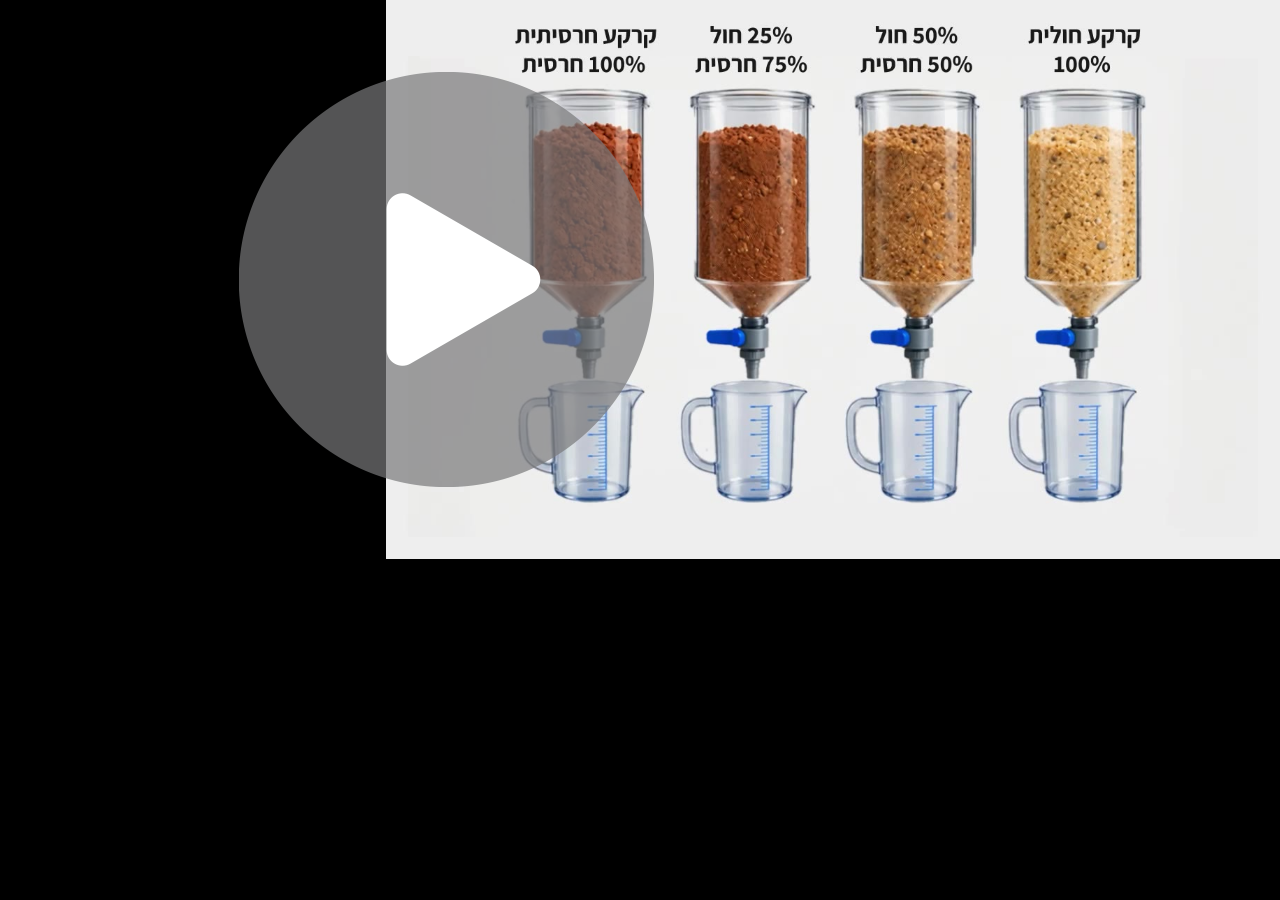
<file: assets/app/soil-test.html>
<!DOCTYPE html>
<html lang="ar" dir="rtl">
<head>
<meta charset="UTF-8">
<title>محاكاة: أنواع التربة وتسرّب الماء</title>
<style>
  html, body { margin: 0; width: 894px; height: 559px; overflow: hidden; background: #000; }
  video, .poster { position: absolute; inset: 0; width: 894px; height: 559px; object-fit: cover; }
  .poster { background: url('../images/soil-test-poster.jpg') 0 0 / cover; }
  /* the same PLAY button as the video screens */
  .go { position: absolute; left: 233px; top: 66px; width: 427px; height: 427px; padding: 0; border: none; background: url('../images/ui-play.png') center / contain no-repeat; cursor: pointer; }
  .go:hover { filter: brightness(1.1); }
  .go:focus-visible { outline: 3px solid #299FD4; outline-offset: 3px; }
  .hidden { display: none; }
</style>
<link rel="stylesheet" href="../../fonts-ar.css">
<link rel="stylesheet" href="../../applet-ar.css">
</head>
<body>
<div class="poster" id="poster"></div>
<video id="v" playsinline preload="auto" disablepictureinpicture><source src="../videos/soil-test.mp4" type="video/mp4"></video>
<button class="go" id="go" type="button" aria-label="تشغيل الفيديو"></button>
<script>
  'use strict';
  var v = document.getElementById('v'), go = document.getElementById('go'), poster = document.getElementById('poster');
  v.style.visibility = 'hidden';
  var started = false;
  go.addEventListener('click', function () {
    go.classList.add('hidden'); poster.classList.add('hidden'); v.style.visibility = 'visible';
    if (!started) { started = true; try { window.parent.postMessage({ type: 'APPLET_STARTED' }, '*'); } catch (e) {} }
    v.currentTime = 0; v.play().catch(function () {});
  });
  // At the end the last frame (the amounts) stays on screen and PLAY comes back, as on the video screens.
  v.addEventListener('ended', function () { go.classList.remove('hidden'); });
</script>
</body>
</html>
</file>
<file: styles.css>
/* ===================================================================
   styles.css — השיטפון המפתיע

   Fixed 1920x1080 stage, scaled to the window by script.js. Every left /
   top / width / height below is a real PSD pixel (stem_flood.psd).

   Sections:
     1. Design tokens — the only part to change for a new design
     2. Fonts, base, stage
     3. Shared parts — navigation, buttons, panels, feedback, stepper
     4. Screen types — video, tiles, questions, drag and drop, applets
     5. Per-screen positions — one block per screen, at the end
   =================================================================== */

/* ---------- 1. Design tokens ---------- */
:root {
  --subject-500: #17165B;        /* titles */
  --subject-600: #158AEE;        /* blue emphasis inside text (terms) */
  --accent: #299FD4;             /* stepper pills, focus, highlights */
  --text: #1A1A1A;
  --panel-bg: #FFFFFF;
  --panel-border: #000000;
  --btn-bg: #404040;
  --btn-text: #FFFFFF;
  --fb-bg: #2A2A2A;              /* feedback popup */
  --fb-text: #FCFAFA;
  --fb-correct: #34BE45;         /* "צדקת!" */
  --fb-wrong: #9834F6;           /* retry / partial / wrong — never red */
  --opt-correct: #3EA34A;
  --opt-wrong: #FF0000;          /* only on the final reveal (PSD) */
  --chip-bg: #156082;
  --chip-text: #ffffff;
  --term-color: #158AEE;
  --font-main: 'Assistant';      /* one family name for the whole lomda (the Arabic build swaps it in one place) */
  --text-size: 41.8px;           /* question text */
  --focus: 3px solid #299FD4;
}

/* ---------- 2. Fonts, base, stage ---------- */
/* Fonts ship with the lomda (assets/fonts); nothing loads from the internet. */
@font-face { font-family: 'Assistant'; src: url('assets/fonts/Assistant-ExtraLight.ttf') format('truetype'); font-weight: 200; font-display: swap; }
@font-face { font-family: 'Assistant'; src: url('assets/fonts/Assistant-Light.ttf') format('truetype'); font-weight: 300; font-display: swap; }
@font-face { font-family: 'Assistant'; src: url('assets/fonts/Assistant-Regular.ttf') format('truetype'); font-weight: 400; font-display: swap; }
@font-face { font-family: 'Assistant'; src: url('assets/fonts/Assistant-Medium.ttf') format('truetype'); font-weight: 500; font-display: swap; }
@font-face { font-family: 'Assistant'; src: url('assets/fonts/Assistant-SemiBold.ttf') format('truetype'); font-weight: 600; font-display: swap; }
@font-face { font-family: 'Assistant'; src: url('assets/fonts/Assistant-Bold.ttf') format('truetype'); font-weight: 700; font-display: swap; }
@font-face { font-family: 'Assistant'; src: url('assets/fonts/Assistant-ExtraBold.ttf') format('truetype'); font-weight: 800; font-display: swap; }

* { box-sizing: border-box; }
html, body {
  margin: 0; padding: 0; width: 100%; height: 100%;
  overflow: hidden;
  direction: rtl;
  font-family: var(--font-main), sans-serif;
  background: #000;
  color: var(--text);
}
button, input, select, textarea { font-family: inherit; }

#app {
  position: absolute; top: 0; left: 0;
  width: 1920px; height: 1080px;
  transform-origin: top left;
  background: #0a0a0a;
  overflow: hidden;
}
.screen {
  display: none;
  position: absolute; inset: 0;
  width: 1920px; height: 1080px;
  overflow: hidden;
}
.screen.active { display: block; }
.screen:focus { outline: none; }

.screen-bg {
  position: absolute; inset: 0;
  width: 100%; height: 100%;
  object-fit: cover;
  pointer-events: none; user-select: none;
}
/* Stand-in until the real background is exported from the PSD. */
.bg-placeholder { background: linear-gradient(160deg, #3d5a73, #1b2a38); }
/* Pictures placed at their PSD position (set left/top/width/height per screen). */
.art { position: absolute; display: block; pointer-events: none; user-select: none; }

.hidden { display: none !important; }
[onclick], [role="button"], [data-action] { cursor: pointer; }
:focus-visible { outline: var(--focus); outline-offset: 3px; }
.sr-only {
  position: absolute; width: 1px; height: 1px; padding: 0; margin: -1px;
  overflow: hidden; clip: rect(0 0 0 0); white-space: nowrap; border: 0;
}
/* Numbers, units and symbols keep their own order inside Hebrew text:
   <span class="ltr">120°C</span> */
.ltr { direction: ltr; unicode-bidi: isolate; display: inline-block; }

/* ---------- 3. Shared parts ---------- */
/* Navigation. RTL: forward is on the LEFT, back on the RIGHT. The art comes
   from the PSD (ui-btn-next / ui-btn-prev, 173x172 with their shadow). */
.nav-btn {
  position: absolute; top: 897px;
  width: 173px; height: 172px;
  border: none; padding: 0; margin: 0;
  background: center / contain no-repeat;
  cursor: pointer;
  z-index: 210;   /* above the feedback popup (200), below the zoom / reopen overlays */
}
.nav-next { left: -4px; background-image: url('assets/images/ui-btn-next.png'); }
.nav-prev { left: 1752px; background-image: url('assets/images/ui-btn-prev.png'); }
.nav-btn:hover { filter: brightness(1.12); }
.nav-btn.blink { animation: blinkArrow 1.1s infinite; }
@keyframes blinkArrow { 0%, 100% { opacity: 1; } 50% { opacity: .35; } }

.btn-primary {
  position: absolute;
  min-width: 260px; height: 88px; padding: 0 40px;
  border: none; border-radius: 22px;
  background: var(--btn-bg); color: var(--btn-text);
  font-size: 40px; font-weight: 800;
  cursor: pointer; z-index: 12;
}
.btn-primary:hover { filter: brightness(1.15); }

/* The check button stays hidden until there is something to check — never
   shown faded. The disabled attribute alone hides it, so the page is right
   even before script.js runs. Skin from the PSD; the label is live text. */
.btn-check {
  position: absolute; left: 101px; top: 825px;
  width: 290px; height: 209px; padding: 0 70px 6px;
  border: none; background: url('assets/images/ui-btn-check.png') center / 100% 100% no-repeat;
  color: var(--btn-text);
  font-size: 41.8px; font-weight: 700; line-height: 1.05; text-align: center;
  display: flex; align-items: center; justify-content: center;
  cursor: pointer; z-index: 12;
}
.btn-check:disabled { display: none; }
.btn-check:hover { filter: brightness(1.15); }

/* Narration banner at the top of a screen (the storyboard's banner shape). */
.narration-banner {
  position: absolute; top: 0; right: 360px; left: 360px;
  padding: 18px 40px;
  background: #FFFFFF; border: 3px solid var(--panel-border); border-top: none;
  border-radius: 0 0 36px 36px;
  font-size: 33.3px; font-weight: 600; line-height: 1.45;
  z-index: 6;
}
.narration-banner p { margin: 0; }

.text-panel {
  position: absolute; top: 160px; right: 160px; width: 900px;
  padding: 36px 44px;
  background: rgba(255,255,255,.95); border-radius: 30px;
  font-size: 34px; font-weight: 600; line-height: 1.6;
}
.text-panel p { margin: 0 0 12px; }

/* Question screens: the classroom background, a dark veil and the white
   panel from the PSD (ui-q-panel). Text sits on the panel as live HTML. */
.q-overlay { position: absolute; inset: 0; background: rgba(26,23,23,.45); }
.q-panel { position: absolute; left: 21px; top: 96px; width: 1910px; height: 998px; pointer-events: none; }
.q-card {
  position: absolute; top: 167px; right: 118px; width: 850px;   /* first baseline at y=213 like the PSD */
  padding: 0;
  background: none; border: none;
}
/* PSD: title 44.8px Bold, stem 41.8px Bold, instruction and answers 41.8px SemiBold, automatic leading (120%) */
.q-title { margin: 0; font-size: 44.8px; font-weight: 700; line-height: 54px; color: var(--subject-500); }
.q-body, .q-instruction { margin: 0; font-size: var(--text-size); line-height: 50px; }
.q-body { font-weight: 700; color: var(--text); }
.q-instruction { font-weight: 600; }

/* Feedback popup — one for the whole lomda, outside every screen. Long
   text grows UPWARD (anchored at the bottom). Dark panel at the bottom-left
   like the PSD (frame 9a). Move it per screen with #feedback-popup.fb-<sid>. */
#feedback-popup {
  position: absolute; left: 124px; bottom: 58px;
  width: 777px; min-height: 295px; max-width: none;
  padding: 36px 52px 34px;
  background: var(--fb-bg); color: var(--fb-text);
  border-radius: 32px;
  z-index: 200;
  display: none;
}
#feedback-popup.show { display: block; }
#feedback-popup:focus { outline: none; }
/* In RTL the icon sits at the left end of the title line (row-reverse). */
.fb-title-row { display: flex; flex-direction: row-reverse; justify-content: flex-end; align-items: center; gap: 14px; margin: 0 0 8px; }
.fb-title { font-size: 37.3px; font-weight: 700; line-height: 1.3; }
#feedback-popup.correct .fb-title { color: var(--fb-correct); }
#feedback-popup.retry .fb-title, #feedback-popup.retryPartial .fb-title,
#feedback-popup.partial .fb-title, #feedback-popup.wrong2 .fb-title { color: var(--fb-wrong); }
/* The icon is never the only signal — the title says the outcome in words. */
.fb-icon { display: none; width: 68px; height: 68px; flex: 0 0 auto; background: center / contain no-repeat; }
#feedback-popup.correct .fb-icon { display: inline-block; background-image: url('assets/images/ui-fb-correct.png'); }
#feedback-popup.wrong2 .fb-icon, #feedback-popup.partial .fb-icon { display: inline-block; background-image: url('assets/images/ui-fb-try.png'); }
.fb-body p { margin: 0 0 8px; font-size: 37.3px; font-weight: 600; line-height: 1.3; }

/* Question stepper (progress pills) — built by script.js from data-step.
   Position and size from the PSD (frame 13, eight pills): the pill group is
   496px wide, starting at x=716; pill 1 is on the right. */
.q-stepper {
  position: absolute; top: 47px; left: 716px; width: 496px;
  display: none; gap: 8px; z-index: 20;
  direction: rtl;
}
.q-stepper.visible { display: flex; }
.q-step {
  width: 55px; height: 55px; border-radius: 50%;
  border: 4px solid var(--accent); background: #fff; color: var(--accent);
  font-size: 40px; font-weight: 600; line-height: 1;
  display: flex; align-items: center; justify-content: center;
}
.q-step.active { background: var(--accent); color: #FCFCFC; }

/* Glossary term with a tooltip (hover/focus; tap on touch). The bubble art is
   the PSD's; the text is live. */
.term {
  border: none; background: none; padding: 0; margin: 0;
  font: inherit; font-weight: 700; color: var(--term-color);
  cursor: help;
}
.term-tip {
  display: none; position: absolute; z-index: 230;
  isolation: isolate;
  font-size: 26.7px; font-weight: 400; line-height: 32px; color: #000;   /* PSD: automatic leading = 120% */
  text-align: right; white-space: nowrap;
  pointer-events: none;
}
/* the bubble art sits behind the text and carries the PSD's soft shadow
   (opacity 24%, 5px down, 18px blur) */
.term-tip::before {
  content: ''; position: absolute; inset: 0; z-index: -1;
  background: var(--tip-img) center / 100% 100% no-repeat;
  filter: drop-shadow(0 5px 9px rgba(12,12,13,.24));
}
.term-tip b { font-weight: 700; color: var(--term-color); }
.term-tip .semi { font-weight: 600; }
/* A glossary tip darkens the screen behind it (PSD: black at 40%). */
.tip-dim { display: none; position: absolute; inset: 0; z-index: 220; background: rgba(0,0,0,.4); pointer-events: none; }
.screen:has(.term:hover) .tip-dim, .screen:has(.term:focus-visible) .tip-dim, .screen:has(.term.is-open) .tip-dim { display: block; }
.term:hover + .term-tip, .term:focus-visible + .term-tip, .term.is-open + .term-tip { display: block; }

/* Image zoom */
.figure-frame { position: absolute; margin: 0; background: #fff; border-radius: 20px; padding: 16px; }
.figure-frame img { display: block; width: 100%; height: auto; }
.zoom-btn {
  position: absolute; width: 95px; height: 82px;
  border: none; padding: 0; background: url('assets/images/ui-zoom.png') center / contain no-repeat;
  cursor: pointer; z-index: 5;
}
#img-zoom-modal {
  position: absolute; inset: 0; z-index: 300;
  display: none; align-items: center; justify-content: center;
  background: rgba(0,0,0,.7);
}
#img-zoom-modal.show { display: flex; }
.img-zoom-panel { position: relative; max-width: 1700px; max-height: 1000px; padding: 24px; background: #fff; border-radius: 24px; }
#img-zoom-body img { display: block; height: 940px; width: auto; max-width: 1650px; }   /* photos are enlarged to the panel height */
#img-zoom-body .zoom-clone { position: relative; left: auto; top: auto; zoom: 1.75; }
.img-zoom-close {
  position: absolute; top: -22px; right: -22px; width: 56px; height: 56px;
  border: none; border-radius: 50%; background: var(--btn-bg); color: #fff; font-size: 28px; cursor: pointer;
}

/* Reopen popup: an earlier screen's applet / diagram shown again. */
.reopen-btn {
  position: absolute; z-index: 25;
  width: 194px; height: 194px; padding: 0 45px;   /* the art is centred on the circle, so the text is too */
  border: none; background: url('assets/images/ui-btn-reopen.png') center / contain no-repeat;
  color: #fff; font-size: 20px; font-weight: 700; line-height: 24px; text-align: center;
  display: flex; align-items: center; justify-content: center;
  cursor: pointer;
}
.reopen-btn.is-open { filter: brightness(1.25); }
#reopen-popup {
  position: absolute; top: 110px; right: 40px; z-index: 250;
  width: 1100px; height: 700px; padding: 16px;
  display: none;
  background: #fff; border-radius: 24px; box-shadow: 0 6px 24px rgba(0,0,0,.45);
}
#reopen-popup.show { display: block; }
#reopen-popup-body, #reopen-popup-body > * { position: static; width: 100%; height: 100%; }
#reopen-popup-body img { object-fit: contain; }

/* ---------- 4. Screen types ---------- */
/* Video */
.video-wrap { position: absolute; inset: 0; }
.video-wrap video { position: absolute; inset: 0; width: 100%; height: 100%; object-fit: cover; background: #000; }
.video-caption {
  position: absolute; inset: 0; z-index: 3;
  display: flex; align-items: flex-end; justify-content: center;
  padding-bottom: 90px; pointer-events: none;
}
.video-caption p {
  margin: 0; max-width: 1400px; text-align: center;
  unicode-bidi: plaintext; white-space: pre-line;
  background: rgba(0,0,0,.75); color: #fff;
  font-size: 34px; font-weight: 600; line-height: 1.4;
  padding: 10px 24px; border-radius: 8px;
}
/* The big play button: the PSD's art, 427px, centred on the stage. */
.play-btn-big {
  position: absolute; top: 324px; left: 746px;
  width: 427px; height: 427px; padding: 0; border: none;
  background: url('assets/images/ui-play.png') center / contain no-repeat;
  cursor: pointer; z-index: 5;
}
.play-btn-big:hover { filter: brightness(1.1); }
.vctrls {
  position: absolute; left: 150px; right: 150px; bottom: 0; z-index: 14;
  height: 58px; padding: 0 22px;
  display: flex; align-items: center; gap: 12px;
  border-radius: 12px 12px 0 0;
  background: linear-gradient(to top, rgba(0,0,0,.78), rgba(0,0,0,.32));
}
.vc-btn {
  flex: 0 0 auto; width: 36px; height: 36px;
  border: none; border-radius: 50%;
  background: rgba(255,255,255,.12); color: #fff; font-size: 18px; line-height: 1;
  display: flex; align-items: center; justify-content: center; cursor: pointer;
}
.vc-btn:hover { background: rgba(255,255,255,.22); }
.vc-btn:focus-visible { outline: 2px solid #fff; outline-offset: 2px; }
.vc-cc { width: auto; padding: 0 8px; border-radius: 8px; font-size: 13px; font-weight: 700; }
.vc-cc.is-off { color: rgba(255,255,255,.5); }
.vc-time { flex: 0 0 auto; min-width: 40px; color: #fff; font-size: 15px; text-align: center; font-variant-numeric: tabular-nums; }
.vc-seek { flex: 1 1 auto; accent-color: var(--accent); }
.vc-vol { flex: 0 0 90px; accent-color: var(--accent); }
/* A banner shown over a video until it starts (and again once it has ended). */
.video-banner { position: absolute; }
.screen.video-playing .video-banner { display: none; }

/* Reveal tiles (students' portraits). The PNG portraits carry their own
   white ring; the green outline and the grey "done" state are drawn here. */
.tiles { position: static; }
.tile {
  position: absolute; z-index: 4;
  width: 168px; height: 175px; padding: 0; border: none; background: none;
  cursor: pointer;
}
.tile img { display: block; width: 100%; height: 100%; }
.tile::after {
  content: ''; position: absolute; inset: 5px 5px 7px 5px; border-radius: 50%;
  border: 7px solid transparent; pointer-events: none;
}
.tile.current::after { border-color: #3AA640; }
.tile.viewed:not(.current) img { filter: grayscale(1) brightness(.88); }
.tile-check {
  display: none; position: absolute; top: 1px; right: -6px;
  width: 53px; height: 53px; background: url('assets/images/ui-check.png') center / contain no-repeat;
}
.tile.viewed:not(.current) .tile-check { display: block; }   /* the tick appears once another portrait is chosen (PSD frame 14b) */
.tile .tile-content { display: none; }
.tiles-board {
  position: absolute; z-index: 4;
  font-size: 46.7px; font-weight: 600; line-height: 1.3; text-align: center;
}
.tiles-board strong { display: block; color: #0F1167; font-weight: 700; }
.tiles-board.empty { visibility: hidden; }

/* Answer options — single (round mark) and multi (square mark) */
.q-answers { display: flex; flex-direction: column; gap: 0; margin-top: 50px; }
.q-opt {
  display: flex; align-items: flex-start; gap: 16px;
  font-size: 41.8px; font-weight: 600; line-height: 50px;
  cursor: pointer;
}
.q-mark {
  flex: 0 0 auto; position: relative;
  width: 21px; height: 21px; margin-top: 15px;
  border: 3px solid var(--subject-500); border-radius: 50%; background: #fff;
}
.q-opt[data-multi] .q-mark { border-radius: 6px; }
.q-opt.selected .q-mark::after { content: ''; position: absolute; inset: 4px; border-radius: inherit; background: var(--subject-500); }
/* Final state (PSD frames 9a, 12a, 12b): a right answer is green with a green tick drawn across its ring; a
   wrong pick is red with a cross inside its ring. Both are 40x40 drawings centred on the ring. */
.q-opt.correct { color: var(--opt-correct); }
.q-opt.wrong { color: var(--opt-wrong); }
.q-opt.correct .q-mark::after, .q-opt.wrong .q-mark::after {
  content: ''; position: absolute; inset: auto; left: -12.5px; top: -12.5px; width: 40px; height: 40px;
  border-radius: 0; background: center / 40px 40px no-repeat;
}
.q-opt.correct .q-mark::after { background-image: url('assets/images/ui-mark-correct.svg'); }
.q-opt.wrong .q-mark::after { background-image: url('assets/images/ui-mark-wrong.svg'); }

/* Drag and drop */
.dnd-bank { display: flex; flex-wrap: wrap; gap: 14px; min-height: 64px; margin: 10px 0 26px; }
.dnd-chip {
  min-height: 56px; padding: 6px 22px;
  border: none; border-radius: 12px;
  background: var(--chip-bg); color: var(--chip-text);
  font-size: 28px; font-weight: 700;
  cursor: grab; touch-action: none; user-select: none;
}
.dnd-chip.picked { outline: 4px solid var(--accent); outline-offset: 3px; }
.dnd-chip.dragging { opacity: .35; }
.dnd-chip.locked { cursor: default; }
.dnd-ghost { position: absolute; z-index: 400; pointer-events: none; opacity: .92; box-shadow: 0 6px 18px rgba(0,0,0,.35); }
.dnd-slot {
  display: inline-flex; align-items: center; justify-content: center;
  min-width: 190px; min-height: 60px; margin: 4px 6px; vertical-align: middle;
  border: 3px dashed #8a8a8a; border-radius: 12px; background: #fff;
}
.dnd-slot.filled { border-style: solid; border-color: transparent; }
.dnd-slot.drop-target { border-color: var(--accent); background: #eaf6fc; }
.dnd-slot.correct { border: 3px solid var(--opt-correct); }
.dnd-slot.wrong { border: 3px solid var(--opt-wrong); }
.cloze { font-size: var(--text-size); font-weight: 600; line-height: 2.1; }

/* Applets */
.applet-frame {
  position: absolute; top: 160px; left: 220px; width: 1480px; height: 820px;
  border-radius: 24px; overflow: hidden; background: #fff;
  box-shadow: 0 6px 24px rgba(0,0,0,.35);
}
.applet-frame iframe { width: 100%; height: 100%; border: 0; display: block; }

@media (prefers-reduced-motion: reduce) {
  .nav-btn.blink { animation: none; }
  * { transition: none !important; }
}

/* Patterns used by later screens (see references/screen-patterns.md) */
/* Guided hub: branch buttons; the next branch moves on (data-action="next"). */
.hub-btn {
  position: absolute; min-width: 320px; height: 76px; padding: 0 30px;
  border: none; border-radius: 18px; background: #3A7D22; color: #fff;
  font-size: 30px; font-weight: 700; cursor: pointer;
}
.hub-btn:disabled { background: #9aa39a; cursor: default; }
.hub-btn.done { background: #3a3a3a; }
.hub-btn.done::after { content: ' ✓'; }
/* Ordering table for drag-to-order questions. */
.order-table { list-style: none; margin: 0; padding: 0; display: flex; flex-direction: column; gap: 12px; }
.order-table li { display: flex; align-items: center; gap: 16px; font-size: 30px; font-weight: 600; }
.order-table .row-num { flex: 0 0 52px; height: 52px; border-radius: 50%; background: var(--accent); color: #fff;
  display: flex; align-items: center; justify-content: center; font-weight: 800; }
.order-table .dnd-slot { flex: 1 1 auto; min-height: 64px; justify-content: flex-start; padding: 0 8px; }
/* Gradual reveal ("יעלו בהדרגתיות"): add class="reveal" and stagger delays per screen. */
.screen.active .reveal { animation: revealIn .6s backwards; }   /* backwards, not both: a finished animation must not leave a stacking layer that traps tooltips under the dim */
@keyframes revealIn { from { opacity: 0; transform: translateY(14px); } to { opacity: 1; transform: none; } }
@media (prefers-reduced-motion: reduce) { .screen.active .reveal { animation: none; } }

/* Screens not built yet (draft batch markers) */
.todo-note {
  position: absolute; top: 50%; left: 50%; transform: translate(-50%, -50%);
  padding: 30px 60px; border-radius: 30px; background: rgba(255,255,255,.9);
  font-size: 44px; font-weight: 700; color: var(--subject-500); text-align: center;
}

/* ---------- 5. Per-screen positions ----------
   One block per screen, by data-sid, in screen order. */

/* ---- 1 · intro (frame 1) ---- */
[data-sid="intro"] .intro-panel { left: 367px; top: 180px; width: 1186px; height: 397px; }
/* Ministry logo (same badge as the Laguna lomda): a soft fading card keeps the navy logo readable on the photo */
[data-sid="intro"] .intro-logo-badge {
  position: absolute; top: 28px; right: 32px; z-index: 3;
  padding: 22px 34px; border-radius: 28px;
  background: radial-gradient(ellipse at center, rgba(255, 255, 255, 0.92) 0%, rgba(255, 255, 255, 0.6) 65%, rgba(255, 255, 255, 0) 100%);
}
[data-sid="intro"] .intro-logo { display: block; width: 240px; height: auto; }
/* the text block is centred in the white rectangle (x 397-1523, y 210-547 in the PSD) */
[data-sid="intro"] .intro-card {
  position: absolute; left: 397px; top: 210px; width: 1126px; height: 337px;
  display: flex; flex-direction: column; align-items: center; justify-content: center;
  text-align: center;
}
[data-sid="intro"] .intro-title { margin: 0; font-size: 93.3px; font-weight: 700; line-height: 1.05; color: #07236C; }
[data-sid="intro"] .intro-subtitle { margin: 0; font-size: 73.3px; font-weight: 600; line-height: 1.05; color: #07236C; }
[data-sid="intro"] .intro-lead { margin: 6px 0 0; font-size: 60px; font-weight: 500; line-height: 1.05; color: #010101; }
[data-sid="intro"] .intro-start {
  position: absolute; left: 760px; top: 846px; width: 401px; height: 227px; padding: 0 0 0 0;
  border: none; background: url('assets/images/intro-btn.png') center / 100% 100% no-repeat;
  color: #FCFAFA; font-size: 40px; font-weight: 800; z-index: 12;
  display: flex; align-items: center; justify-content: center;
}
[data-sid="intro"] .intro-start:hover { filter: brightness(1.1); }

/* ---- 2 · video-intro (frames 2, 2a) ---- */
[data-sid="video-intro"] .video-banner { left: 644px; top: 0; width: 1276px; height: 181px; }
[data-sid="video-intro"] .video-banner img { position: absolute; inset: 0; width: 100%; height: 100%; }
[data-sid="video-intro"] .vb-text {
  position: absolute; left: 47px; top: 37px; width: 1146px; margin: 0;
  font-size: 33.3px; font-weight: 600; line-height: 40px; color: #1A1A1A; text-align: right;
}
/* the tip is positioned against .vb-text (banner x 644 + 47, y 37): PSD position is x 1134, y 73 */
[data-sid="video-intro"] .term-tip { left: 443px; top: 36px; width: 597px; height: 321px; padding: 84px 71px 0 20px; --tip-img: url('assets/images/ui-tip-bubble.png'); }

/* ---- 3 · trend-explain (frames 7, 7a) ---- */
[data-sid="trend-explain"] .trend-text { position: absolute; right: 209px; top: 274px; width: 1350px; font-size: 46.7px; font-weight: 600; line-height: 1.2; }
[data-sid="trend-explain"] .trend-text p { margin: 0; }
/* the three lines rise together (no per-line delay) */
/* the tip is a white bubble sized to its text; the tail (x=260 in the svg) points at the term */
[data-sid="trend-explain"] .term-tip { left: 555px; top: 168px; width: 460px; height: 188px; padding: 38px 24px 0 24px; --tip-img: url('assets/images/tip-bubble-trend.svg'); }

/* ---- 4 · graph-applet (frame 8) ---- */
[data-sid="graph-applet"] .ga-teacher { left: 5px; top: 402px; width: 763px; height: 678px; }
[data-sid="graph-applet"] .ga-bubble { position: absolute; left: 341px; top: 198px; width: 386px; height: 386px; }
[data-sid="graph-applet"] .ga-bubble img { position: absolute; inset: 0; width: 100%; height: 100%; }
[data-sid="graph-applet"] .ga-bubble p { position: absolute; left: 50px; top: 56px; width: 290px; margin: 0; font-size: 33.3px; font-weight: 600; line-height: 1.2; text-align: right; }
[data-sid="graph-applet"] .applet-frame { left: 1000px; top: 157px; width: 753px; height: 797px; border-radius: 0; background: transparent; box-shadow: none; }   /* the new graph app is a fixed 640x680 card (enlarged 1.1x) */
[data-sid="graph-applet"] .ga-source { position: absolute; right: 935px; top: 735px; width: 380px; margin: 0; font-size: 22px; font-weight: 600; line-height: 28px; text-align: right; }   /* left of the app, under the teacher's hand */

/* ---- 5 · q1 (frames 9, 9a) ---- */
[data-sid="q1"] .q-card { top: 167px; right: 118px; width: 850px; }
[data-sid="q1"] .q1-graph { position: absolute; left: 101px; top: 207px; }
[data-sid="q1"] .q1-zoom { left: 98px; top: 217px; }
/* The graph is one self-contained block (also cloned, enlarged, by the zoom button). */
.q1-graph { width: 828px; height: 515px; border-radius: 30px; background: #fff; box-shadow: 0 8px 24px rgba(0,0,0,.28); }
.q1-graph .chart-title { position: absolute; left: 150px; top: 46px; width: 580px; margin: 0; font-size: 25.3px; font-weight: 700; text-align: center; color: #1A1A1A; }
.q1-graph .chart-plot { position: absolute; left: 86px; top: 64px; width: 714px; height: 407px; font-size: 19px; color: #0A2854; }
.chart-plot .ax-y { position: absolute; left: 60px; top: 68px; width: 3px; height: 270px; background: #14285a; }
.chart-plot .ax-x { position: absolute; left: 60px; top: 336px; width: 630px; height: 3px; background: #14285a; }
.chart-plot .grid { position: absolute; left: 63px; width: 627px; border-top: 2px dashed #d9dee8; }
.chart-plot .tick { position: absolute; left: 0; width: 50px; text-align: right; font-weight: 600; line-height: 1; }
.chart-plot .bar { position: absolute; bottom: 71px; width: 82px; border-radius: 6px 6px 0 0; }
.chart-plot .xl { position: absolute; top: 346px; width: 120px; margin-left: -60px; text-align: center; font-weight: 600; line-height: 1.1; }
.chart-plot .xl small { display: block; font-weight: 400; font-size: 19px; }
.chart-extra { position: absolute; font-size: 19px; font-weight: 700; color: #0A2854; text-align: center; line-height: 1.1; }

/* ---- 6 · video-model ---- */
/* (video only) */

/* ---- 7 · diagram (frame 11) ---- */
[data-sid="diagram"] .diagram-banner { left: 1001px; top: 0; width: 919px; height: 151px; }
[data-sid="diagram"] .diagram-banner-text { position: absolute; left: 1108px; top: 48px; width: 780px; margin: 0; font-size: 33.3px; font-weight: 600; text-align: right; line-height: 1.2; }
.diagram-fig { position: absolute; left: 181px; top: 141px; width: 1573px; height: 771px; margin: 0; }
.diagram-fig .art { left: 0; top: 0; width: 1573px; height: 771px; }
.diagram-fig .dg-label { position: absolute; margin: 0; font-size: 28px; font-weight: 600; line-height: 1.2; color: #1A1A1A; text-align: right; }
.diagram-fig .dg-plate { font-size: 28.5px; font-weight: 700; text-align: center; line-height: 60px; height: 60px; width: 566px; }
.dg-fx { position: absolute; left: 0; top: 0; width: 1573px; height: 771px; pointer-events: none; overflow: hidden; }
.dg-fx svg { position: absolute; left: 0; top: 0; width: 1573px; height: 771px; }
/* rain: real drops with different sizes and speeds, stronger on the warming side (left) */
.rd { position: absolute; width: 11px; height: 11px; border-radius: 50% 0 50% 50%; background: #3FA7E8; opacity: 0; transform: rotate(-45deg); animation: rdFall 1.1s linear infinite; }
.rd-r { background: #7CC4F2; }
@keyframes rdFall {
  0%   { opacity: 0;  transform: translate(0, 0) rotate(-38deg) scale(var(--s)); }
  12%  { opacity: .95; }
  82%  { opacity: .9; }
  100% { opacity: 0;  transform: translate(var(--dx), var(--dy)) rotate(-38deg) scale(var(--s)); }
}
/* the suns: the rays turn slowly and breathe */
.dg-spin { transform-box: fill-box; transform-origin: center; animation: dgSpin 36s linear infinite; }
.dg-spin-r { animation-duration: 52s; animation-direction: reverse; }
.dg-rays-big, .dg-rays-small { transform-box: fill-box; transform-origin: center; animation: dgPulse 2.6s ease-in-out infinite; }
.dg-rays-small { animation-delay: .7s; }
@keyframes dgSpin { to { transform: rotate(360deg); } }
@keyframes dgPulse { 0%, 100% { opacity: .45; transform: scale(.94); } 50% { opacity: 1; transform: scale(1.06); } }
/* the arrows: a soft glow, a spark that runs along them and vapour that rises with them */
.dg-glow { opacity: .22; animation: dgGlow 2.2s ease-in-out infinite; }
.dg-glow-r { animation-delay: .5s; }
@keyframes dgGlow { 0%, 100% { opacity: .12; } 50% { opacity: .38; } }
.dg-spark { stroke-dasharray: 9 130; stroke-dashoffset: 9; opacity: .95; animation: dgSpark 2.4s cubic-bezier(.45,0,.55,1) infinite; }
.dg-spark-r { animation-delay: .6s; }
@keyframes dgSpark { 0% { stroke-dashoffset: 9; opacity: 0; } 12% { opacity: .95; } 85% { opacity: .95; } 100% { stroke-dashoffset: -100; opacity: 0; } }
.vap { position: absolute; left: 0; top: 0; width: 15px; height: 15px; margin: -7px 0 0 -7px; border-radius: 50%; background: rgba(255,255,255,.85); box-shadow: 0 0 10px rgba(255,255,255,.9); offset-rotate: 0deg; offset-distance: 0%; opacity: 0; animation: vapRise 3.4s linear infinite; }
.vap-r { width: 11px; height: 11px; margin: -5px 0 0 -5px; background: rgba(255,255,255,.75); }
@keyframes vapRise { 0% { offset-distance: 0%; opacity: 0; transform: scale(.5); } 15% { opacity: .9; } 85% { opacity: .85; } 100% { offset-distance: 100%; opacity: 0; transform: scale(1.15); } }
@media (prefers-reduced-motion: reduce) { .rd, .dg-spin, .dg-rays-big, .dg-rays-small, .dg-glow, .dg-spark, .vap { animation: none; } .rd, .vap { opacity: 0; } }
[data-sid="diagram"] .dg-source { position: absolute; right: 201px; top: 892px; width: 650px; margin: 0; font-size: 26.7px; font-weight: 600; line-height: 1.25; }
#reopen-popup-body > .diagram-fig { position: relative; left: 0; top: 0; width: 1573px; height: 771px; zoom: .64; }
/* the popup hugs the diagram instead of the default 1100x700 box */
#reopen-popup:has(.diagram-fig) { width: auto; height: auto; left: 50%; right: auto; top: 150px; transform: translateX(-50%); }

/* ---- 8 · q2 (frame 13) ---- */
[data-sid="q2"] .q-card { top: 167px; right: 118px; width: 1720px; }
[data-sid="q2"] .q-body { white-space: nowrap; }   /* the question stays on one line (it is about 1,695px wide) */
[data-sid="q2"] .reopen-btn { left: -17px; top: -28px; }
/* long explanation: a wider popup keeps it below the last answer */
#feedback-popup.fb-q2 { width: 1100px; bottom: 50px; }

/* ---- 9 · hypotheses (frames 14, 14a, 14b) ---- */
[data-sid="hypotheses"] .hy-teacher { left: 672px; top: 8px; width: 1245px; height: 275px; }
/* PSD: the text is right-aligned to x=1643 (the teacher's portrait), 33.3px SemiBold with the last sentence Bold,
   leading 32px, first baseline at y=74 (line box top 45) */
[data-sid="hypotheses"] .hy-text { position: absolute; right: 277px; top: 45px; width: 900px; z-index: 2; }
[data-sid="hypotheses"] .hy-text p { margin: 0; font-size: 33.3px; font-weight: 600; line-height: 32px; text-align: right; }
[data-sid="hypotheses"] .hy-text strong { font-weight: 700; }
[data-sid="hypotheses"] .tiles-board { left: 420px; top: 398px; width: 960px; }
[data-sid="hypotheses"] .tile[data-tile-id="noa"]   { left: 1533px; top: 235px; }
[data-sid="hypotheses"] .tile[data-tile-id="aya"]   { left: 1535px; top: 415px; }
[data-sid="hypotheses"] .tile[data-tile-id="tomer"] { left: 1539px; top: 614px; }
[data-sid="hypotheses"] .tile[data-tile-id="omer"]  { left: 1343px; top: 321px; }
[data-sid="hypotheses"] .tile[data-tile-id="adam"]  { left: 1343px; top: 520px; }
[data-sid="hypotheses"] .tile:nth-child(1) { animation-delay: .5s; }
[data-sid="hypotheses"] .tile:nth-child(2) { animation-delay: .75s; }
[data-sid="hypotheses"] .tile:nth-child(3) { animation-delay: 1s; }
[data-sid="hypotheses"] .tile:nth-child(4) { animation-delay: 1.25s; }
[data-sid="hypotheses"] .tile:nth-child(5) { animation-delay: 1.5s; }

/* ---- 10 · video-test ---- */
/* (video only) */

/* ---- 11 · hub-1, 14 · hub-2, 19 · hub-3 (frames 15, 17) ---- */
.hub-banner { left: 539px; top: 0; width: 1381px; height: 238px; }
.hub-text { position: absolute; right: 80px; top: 33px; width: 1290px; margin: 0; font-size: 33.3px; font-weight: 600; line-height: 40px; text-align: right; }
.hub-text strong { font-weight: 700; }
.hub-text-2 { width: 1106px; }
.hub-plate { position: absolute; height: 81px; display: flex; align-items: center; justify-content: center; font-size: 33.3px; font-weight: 700; color: #FCFBFB; z-index: 3; }
.hub-plate .art { inset: 0; width: 100%; height: 100%; }
.hub-plate span { position: relative; padding-bottom: 21px; }
.hub-plate-soil { left: 1175px; top: 258px; width: 293px; }
.hub-plate-channels { left: 497px; top: 258px; width: 394px; }
.hub-card { position: absolute; z-index: 4; padding: 0; margin: 0; border: none; background: none; }
.hub-card img { display: block; width: 100%; height: 100%; }
.hub-card-soil { left: 1016px; top: 281px; width: 611px; height: 591px; }
.hub-card-channels { left: 392px; top: 285px; width: 604px; height: 583px; }
[data-sid="hub-1"] .hub-card-soil::after { content: ""; position: absolute; left: 29px; top: 29px; right: 29px; bottom: 29px; border: 7px solid #3EA34A; border-radius: 46px; box-shadow: 0 0 7px rgba(55,65,65,.59); pointer-events: none; }
button.hub-card:not(:disabled) { cursor: pointer; }
button.hub-card:not(:disabled):hover, button.hub-card:not(:disabled):focus-visible { filter: brightness(1.06); }
button.hub-card:disabled { cursor: default; }
.hub-card.done .veil { position: absolute; inset: 30px; border-radius: 44px; background: rgba(255,255,255,.55); }   /* exactly the photo (30 px transparent margin in the card art) */
[data-sid="hub-3"] .hub-text { top: 42px; }
[data-sid="hub-3"] .hub-banner { height: 190px; object-fit: cover; object-position: left bottom; }
[data-sid="hub-2"] .hub-banner { height: 205px; object-fit: cover; object-position: left bottom; }   /* shorter white panel: crop the flat top */
.hub-card.done .check { position: absolute; left: 181px; top: 172px; width: 242px; height: 239px; }
.hub-teacher { left: 1429px; top: 443px; width: 458px; height: 638px; z-index: 6; }
.hub-note { position: absolute; left: 440px; top: 874px; width: 1040px; margin: 0; font-size: 26.7px; font-weight: 600; line-height: 32px; text-align: center; z-index: 3; }
.hub-note .heart { width: 32px; height: 28px; vertical-align: -5px; }
[data-sid="hub-1"] .hub-text.reveal { animation-delay: 0s; }
[data-sid="hub-1"] .hub-plate span { animation-delay: .5s; }
[data-sid="hub-1"] .hub-card { animation-delay: .8s; }
[data-sid="hub-1"] .hub-teacher { animation-delay: 1.2s; }
[data-sid="hub-1"] .hub-note { animation-delay: 1.6s; }

/* ---- 12 · soil-applet (frame 16), 21 · combo-applet ---- */
.soil-banner { left: 214px; top: 0; width: 1706px; height: 193px; }
.soil-text { position: absolute; right: 80px; top: 20px; width: 1566px; margin: 0; font-size: 33.3px; font-weight: 600; line-height: 40px; text-align: right; }
.soil-banner-narrow { left: 539px; width: 1381px; }
.soil-banner-narrow::before { content: ""; position: absolute; left: 159px; right: 0; top: 0; height: 193px; background: url(assets/images/soil-banner.png) right top / 1706px 193px no-repeat; }
.soil-banner-narrow span { position: absolute; left: 0; top: 0; width: 160px; height: 193px; background: url(assets/images/soil-banner.png) left top / 1706px 193px no-repeat; }
[data-sid="soil-applet"] .soil-text { right: 80px; top: 26px; width: 1290px; }
.soil-intro { position: absolute; left: 567px; top: 301px; width: 800px; margin: 0; text-align: center; font-size: 30px; font-weight: 600; line-height: 33px; z-index: 3; }   /* text from the design (frame 16) */
.soil-intro strong { font-weight: 800; }
.soil-title { position: absolute; left: 619px; top: 206px; width: 697px; height: 98px; display: flex; align-items: center; justify-content: center; text-align: center; color: #fff; z-index: 3; }
.soil-title .art { inset: 0; width: 100%; height: 100%; }
.soil-title p { position: relative; margin: 0; font-size: 35.4px; font-weight: 400; line-height: 40px; }
.soil-title strong { display: block; font-weight: 700; }
[data-sid="soil-applet"] .applet-frame { left: 513px; top: 383px; width: 894px; height: 559px; border-radius: 22px; background: #000; box-shadow: 0 6px 20px rgba(0,0,0,.25); }   /* the supplied soil video (1280x800) */
[data-sid="combo-applet"] .applet-frame { left: 343px; top: 224px; width: 1150px; height: 746px; border-radius: 14px; background: #072643; box-shadow: none; }   /* exactly the tablet screen in the background picture */
.combo-thumb { z-index: 6; }   /* the fingers holding the tablet lie over the app, as in the picture */
.combo-thumb-l { left: 343px; top: 545px; width: 29px; height: 150px; }
.combo-thumb-r { left: 1470px; top: 580px; width: 30px; height: 80px; }
[data-sid="combo-applet"] .combo-banner { height: 172px; z-index: 2; }
[data-sid="combo-applet"] .combo-banner::before { height: 172px; background-position: right bottom; }
[data-sid="combo-applet"] .combo-banner span { height: 172px; background-position: left bottom; }
[data-sid="combo-applet"] .soil-text { top: 24px; z-index: 3; }
[data-sid="combo-applet"] .soil-banner-narrow { left: 700px; width: 1220px; }   /* panel just wider than the longest line (987px) */

/* ---- 13 · q3 (frame 16a) ---- */
[data-sid="q3"] .q-card { top: 167px; right: 118px; width: 830px; }
.q3-card { position: absolute; left: 90px; top: 300px; width: 908px; height: 568px; border-radius: 22px; overflow: hidden; box-shadow: 0 0 7px rgba(55,65,65,.59); }   /* last frame of the soil video (1280x800, labels and amounts are in the picture) */
.q3-card .q3-img { display: block; width: 100%; height: 100%; }

/* ---- 15 · channels-photos (frame 18), 16 · channels-transition ---- */
.ch-banner { left: 293px; top: 0; width: 1627px; height: 148px; }
[data-sid="channels-transition"] .ch-banner { left: 214px; width: 1706px; height: 193px; }
.ch-text { position: absolute; right: 80px; top: 33px; width: 1450px; margin: 0; font-size: 33.3px; font-weight: 600; line-height: 40px; text-align: right; }
[data-sid="channels-transition"] .ch-text { top: 25px; width: 1566px; }
[data-sid="channels-transition"] .ch-banner-slim { left: 244px; width: 1676px; height: 150px; }   /* slimmer panel: crop the flat top of the art */
.ch-banner-slim::before { content: ""; position: absolute; left: 159px; right: 0; top: 0; height: 150px; background: url(assets/images/soil-banner.png) right bottom / 1706px 193px no-repeat; }
.ch-banner-slim span { position: absolute; left: 0; top: 0; width: 160px; height: 150px; background: url(assets/images/soil-banner.png) left bottom / 1706px 193px no-repeat; }
.ch-title { position: absolute; left: 492px; top: 154px; width: 943px; height: 100px; display: flex; align-items: center; justify-content: center; text-align: center; color: #fff; z-index: 3; }
.ch-title .art { inset: 0; width: 100%; height: 100%; }
.ch-title p { position: relative; margin: 0; font-size: 35.4px; font-weight: 400; line-height: 40px; }
.ch-title strong { display: block; font-weight: 700; }
.ch-plate { position: absolute; top: 258px; height: 81px; display: flex; align-items: center; justify-content: center; z-index: 3; font-size: 33.3px; font-weight: 700; color: #FCFBFB; }
.ch-plate .art { inset: 0; width: 100%; height: 100%; }
.ch-plate span { position: relative; padding-bottom: 26px; }
.ch-plate-l { left: 497px; width: 394px; }
.ch-plate-r { left: 1148px; width: 349px; }
.ch-card { top: 285px; width: 604px; height: 583px; z-index: 4; }   /* photo over the green tab, as in the design */
.ch-card-l { left: 392px; }
.ch-card-r { left: 1020px; }
.ch-zoom-l { left: 403px; top: 306px; z-index: 5; }
.ch-zoom-r { left: 1035px; top: 306px; z-index: 5; }
.ch-credit { position: absolute; top: 845px; margin: 0; font-size: 26.7px; font-weight: 600; line-height: 32px; text-align: right; white-space: nowrap; }
.ch-credit-l { left: 423px; width: 444px; }
.ch-credit-r { left: 1052px; width: 400px; }

/* ---- 17 · channels-applet (frame 19) ---- */
.cd-banner { left: 919px; top: 0; width: 1001px; height: 197px; }
.cd-text { position: absolute; right: 80px; top: 33px; width: 830px; margin: 0; font-size: 33.3px; font-weight: 600; line-height: 40px; text-align: right; }
.cd-card { left: 276px; top: 188px; width: 1336px; height: 712px; }
[data-sid="channels-applet"] .applet-frame { left: 308px; top: 220px; width: 1272px; height: 648px; border-radius: 20px; background: transparent; box-shadow: none; }

/* ---- 18 · q4 ---- */
[data-sid="q4"] .q-card { top: 167px; right: 112px; width: 870px; }
[data-sid="q4"] .q-body { white-space: nowrap; }   /* the question stays on one line (about 857px) */
.q4-card { position: absolute; left: 101px; top: 205px; width: 810px; height: 413px; border-radius: 36px; overflow: hidden; box-shadow: 0 0 7px rgba(55,65,65,.59); }
.q4-card img { display: block; width: 810px; height: 413px; }
#img-zoom-body img[src*="q4-frame"] { height: auto; width: 1650px; border-radius: 16px; }   /* wide frame: full panel width, 928px tall */
[data-sid="q4"] .q4-zoom { left: 118px; top: 224px; }
#feedback-popup.fb-q4 { width: 900px; }

/* ---- 22 · q5 cloze (frames 21, 21a, 21b) ---- */
[data-sid="q5"] .q-card { top: 167px; right: 118px; width: 1100px; }
[data-sid="q5"] .cloze { position: absolute; left: 100px; top: 333px; width: 1703px; margin: 0; font-size: 37px; font-weight: 600; line-height: 82px; text-align: right; }
[data-sid="q5"] .dnd-slot { min-width: 196px; height: 61px; margin: 0 5px; border: 2px solid #0F1167; border-radius: 10px; background: #fff; vertical-align: middle; }
[data-sid="q5"] .dnd-slot.filled { border-color: transparent; background: transparent; }
[data-sid="q5"] .dnd-bank { position: absolute; left: 563px; top: 724px; width: 911px; margin: 0; min-height: 142px; gap: 20px 13px; justify-content: center; align-content: flex-start; }
.dnd-chip { width: 218px; height: 61px; min-height: 0; padding: 0 8px; border-radius: 12px; font-size: 33.3px; font-weight: 600; white-space: nowrap; }
.dnd-slot .dnd-chip { width: 192px; height: 57px; font-size: 31px; padding: 0 4px; }
.dnd-slot.correct .dnd-chip { background: #3EA34A; }
.dnd-slot.wrong .dnd-chip { background: #FF0000; }
[data-sid="q5"] .dnd-slot.correct, [data-sid="q5"] .dnd-slot.wrong { border-color: transparent; }
#feedback-popup.fb-q5 { left: 126px; bottom: 81px; width: 818px; min-height: 180px; padding: 22px 40px 20px; }

/* ---- 24 · q6 order the steps (frames 22, 22a) ---- */
.q-panel-b { left: 133px; top: 96px; width: 1710px; height: 896px; }
.q6-text { top: 160px; right: 171px; width: 1150px; }
.q6-text .q-title { font-size: 40px; line-height: 48px; color: #000; }
.q6-text .q-body { font-size: 37.3px; font-weight: 600; line-height: 44.8px; }
.order-wrap { position: absolute; left: 398px; top: 366px; width: 1270px; height: 425px; }
.order-head { position: absolute; left: 0; top: 0; width: 1270px; height: 80px; border-radius: 22px 22px 0 0; background: #17165B; color: #FBFAF8; font-size: 33.3px; font-weight: 700; line-height: 48px; }
.order-head .oh-desc { position: absolute; right: 102px; top: 12px; }
.order-head .oh-num { position: absolute; right: 8px; top: 12px; width: 90px; font-size: 24px; line-height: 28px; text-align: center; display: none; }
.order-table { position: absolute; left: 0; top: 79px; width: 1270px; display: block; }
.order-table li { position: relative; display: block; height: 61px; margin: 0; font-size: 33.3px; }
.order-table li:nth-child(odd) { background: #D7E7E7; }
.order-table li:nth-child(even) { background: #FCFCFC; }
.order-table .row-num { position: absolute; right: 6px; top: 7px; width: 56px; height: 46px; flex: none; border-radius: 8px; background: #17165B; color: #fff; font-size: 33px; font-weight: 700; }
.order-table .dnd-slot { position: absolute; left: 0; top: 0; right: 70px; height: 61px; margin: 0; border: none; border-radius: 0; background: transparent; justify-content: flex-end; min-width: 0; padding: 0; }
.order-table .dnd-slot.drop-target { background: rgba(41,159,212,.25); }
.order-table .dnd-chip { width: 100%; height: 61px; padding: 0 14px 0 0; border-radius: 0; background: transparent; color: #1C1C1B; font-size: 33.3px; font-weight: 600; text-align: right; cursor: grab; }
.order-table .dnd-chip.dragging { opacity: .5; }
.order-table .dnd-slot.correct .dnd-chip { background: #9DCFA3; color: #1C1C1B; }
.order-table .dnd-slot.wrong .dnd-chip { background: #F4C7C3; color: #1C1C1B; }
.order-wrap::after { content: ''; position: absolute; left: 0; bottom: 0; width: 1270px; height: 33px; border-radius: 0 0 20px 20px; background: #17165B; }
.dnd-bank-hidden { display: none; }
[data-sid="q6"] .btn-check { left: 174px; top: 728px; width: 227px; height: 155px; padding: 0 56px 6px; font-size: 37.3px; }
#feedback-popup.fb-q6 { left: 222px; bottom: 150px; width: 807px; min-height: 136px; padding: 22px 40px 18px; }

/* ---- 25 · q7, 26 · q8 ---- */
[data-sid="q7"] .q-card { top: 167px; right: 118px; width: 1250px; }
[data-sid="q8"] .q-card { top: 167px; right: 118px; width: 1400px; }   /* the first answer stays on one line ("במציאות" no longer wraps alone) */
.q7-teacher { left: 0; top: 380px; width: 551px; height: 700px; z-index: 2; }   /* fills the empty bottom-left of the panel; the feedback popup may cover it */
[data-sid="q7"] .btn-check, [data-sid="q8"] .btn-check { left: 580px; }   /* clear of the teacher */
#feedback-popup.fb-q7, #feedback-popup.fb-q8 { left: 580px; }

/* ---- 27 · finish (frame 23) ---- */
.fin-banner { left: 640px; top: 0; width: 1280px; height: 239px; }
.fin-text { position: absolute; right: 80px; top: 33px; width: 1120px; white-space: nowrap; margin: 0; font-size: 33.3px; font-weight: 600; line-height: 40px; text-align: right; }
.fin-btn { position: absolute; left: 855px; top: 694px; width: 227px; height: 155px; padding: 0 0 6px; border: none; background: url('assets/images/ui-btn-check.png') center / 100% 100% no-repeat; color: #fff; font-size: 40px; font-weight: 700; cursor: pointer; z-index: 12; }
.fin-btn:hover { filter: brightness(1.15); }

/* ---- 28 · return (not in the storyboard; same black "back to Moodle" screen as the Laguna lomda) ---- */
[data-sid="return"] { background: #000; }
.return-stage {
  position: absolute; inset: 0; padding: 0 120px;
  display: flex; flex-direction: column; gap: 80px; align-items: center; justify-content: center;
}
.return-text { margin: 0; text-align: center; font-size: 84px; line-height: 1.4; font-weight: 700; color: #fff; }
.return-moodle-logo { display: inline-block; height: 0.85em; width: auto; margin-inline-start: 0.25em; vertical-align: -0.1em; }
.return-close {
  padding: 18px 54px; border-radius: 14px; border: 3px solid #fff;
  background: #fff; color: #000; font: inherit; font-size: 46px; font-weight: 700; cursor: pointer;
}
.return-close:hover { background: #d9d9d9; }
.return-close:focus-visible { outline: 4px solid var(--accent); outline-offset: 6px; }
.return-hint { margin: 0; text-align: center; font-size: 44px; color: #fff; }
</file>
<file: fonts-ar.css>
/* ============================================================
   fonts-ar.css — Arabic typeface for the Arabic build.

   The Hebrew unit pulls 'Assistant' from the Google Fonts CDN
   (weights 400;600;700;800). That link is removed in the Arabic
   build for two reasons: a SCORM package has no network, and
   Assistant carries no Arabic glyphs at all.

   The family NAME is kept and re-declared here against Almarai, so
   the two font-family rules in styles.css pick Arabic up unchanged
   and styles.css stays byte-identical to the Hebrew build.

   Almarai ships FOUR STATIC weights (300/400/700/800), not a
   variable font. Any weight left undeclared here would resolve to
   whatever the system offers, silently and with no console error —
   so all seven are declared, each pointing at the nearest real file:

       200 -> 300   300 -> 300   400 -> 400   500 -> 400
       600 -> 700   700 -> 700   800 -> 800

   Almarai has no latin-ext subset; those characters fall through to
   the next family in the stack, as they did in Hebrew.
   ============================================================ */


/* arabic — 200 served by Almarai 300 */
@font-face {
  font-family: 'Assistant';
  font-style: normal;
  font-weight: 200;
  font-display: swap;
  src: url('assets/fonts/Almarai-arabic-300.woff2') format('woff2');
  unicode-range: U+0600-06FF, U+0750-077F, U+0870-088E, U+0890-0891, U+0897-08E1, U+08E3-08FF, U+200C-200E, U+2010-2011, U+204F, U+2E41, U+FB50-FDFF, U+FE70-FE74, U+FE76-FEFC, U+102E0-102FB, U+10E60-10E7E, U+10EC2-10EC4, U+10EFC-10EFF, U+1EE00-1EE03, U+1EE05-1EE1F, U+1EE21-1EE22, U+1EE24, U+1EE27, U+1EE29-1EE32, U+1EE34-1EE37, U+1EE39, U+1EE3B, U+1EE42, U+1EE47, U+1EE49, U+1EE4B, U+1EE4D-1EE4F, U+1EE51-1EE52, U+1EE54, U+1EE57, U+1EE59, U+1EE5B, U+1EE5D, U+1EE5F, U+1EE61-1EE62, U+1EE64, U+1EE67-1EE6A, U+1EE6C-1EE72, U+1EE74-1EE77, U+1EE79-1EE7C, U+1EE7E, U+1EE80-1EE89, U+1EE8B-1EE9B, U+1EEA1-1EEA3, U+1EEA5-1EEA9, U+1EEAB-1EEBB, U+1EEF0-1EEF1;
}

/* latin — 200 served by Almarai 300 */
@font-face {
  font-family: 'Assistant';
  font-style: normal;
  font-weight: 200;
  font-display: swap;
  src: url('assets/fonts/Almarai-latin-300.woff2') format('woff2');
  unicode-range: U+0000-00FF, U+0131, U+0152-0153, U+02BB-02BC, U+02C6, U+02DA, U+02DC, U+0304, U+0308, U+0329, U+2000-206F, U+20AC, U+2122, U+2191, U+2193, U+2212, U+2215, U+FEFF, U+FFFD;
}

/* arabic — 300 served by Almarai 300 */
@font-face {
  font-family: 'Assistant';
  font-style: normal;
  font-weight: 300;
  font-display: swap;
  src: url('assets/fonts/Almarai-arabic-300.woff2') format('woff2');
  unicode-range: U+0600-06FF, U+0750-077F, U+0870-088E, U+0890-0891, U+0897-08E1, U+08E3-08FF, U+200C-200E, U+2010-2011, U+204F, U+2E41, U+FB50-FDFF, U+FE70-FE74, U+FE76-FEFC, U+102E0-102FB, U+10E60-10E7E, U+10EC2-10EC4, U+10EFC-10EFF, U+1EE00-1EE03, U+1EE05-1EE1F, U+1EE21-1EE22, U+1EE24, U+1EE27, U+1EE29-1EE32, U+1EE34-1EE37, U+1EE39, U+1EE3B, U+1EE42, U+1EE47, U+1EE49, U+1EE4B, U+1EE4D-1EE4F, U+1EE51-1EE52, U+1EE54, U+1EE57, U+1EE59, U+1EE5B, U+1EE5D, U+1EE5F, U+1EE61-1EE62, U+1EE64, U+1EE67-1EE6A, U+1EE6C-1EE72, U+1EE74-1EE77, U+1EE79-1EE7C, U+1EE7E, U+1EE80-1EE89, U+1EE8B-1EE9B, U+1EEA1-1EEA3, U+1EEA5-1EEA9, U+1EEAB-1EEBB, U+1EEF0-1EEF1;
}

/* latin — 300 served by Almarai 300 */
@font-face {
  font-family: 'Assistant';
  font-style: normal;
  font-weight: 300;
  font-display: swap;
  src: url('assets/fonts/Almarai-latin-300.woff2') format('woff2');
  unicode-range: U+0000-00FF, U+0131, U+0152-0153, U+02BB-02BC, U+02C6, U+02DA, U+02DC, U+0304, U+0308, U+0329, U+2000-206F, U+20AC, U+2122, U+2191, U+2193, U+2212, U+2215, U+FEFF, U+FFFD;
}

/* arabic — 400 served by Almarai 400 */
@font-face {
  font-family: 'Assistant';
  font-style: normal;
  font-weight: 400;
  font-display: swap;
  src: url('assets/fonts/Almarai-arabic-400.woff2') format('woff2');
  unicode-range: U+0600-06FF, U+0750-077F, U+0870-088E, U+0890-0891, U+0897-08E1, U+08E3-08FF, U+200C-200E, U+2010-2011, U+204F, U+2E41, U+FB50-FDFF, U+FE70-FE74, U+FE76-FEFC, U+102E0-102FB, U+10E60-10E7E, U+10EC2-10EC4, U+10EFC-10EFF, U+1EE00-1EE03, U+1EE05-1EE1F, U+1EE21-1EE22, U+1EE24, U+1EE27, U+1EE29-1EE32, U+1EE34-1EE37, U+1EE39, U+1EE3B, U+1EE42, U+1EE47, U+1EE49, U+1EE4B, U+1EE4D-1EE4F, U+1EE51-1EE52, U+1EE54, U+1EE57, U+1EE59, U+1EE5B, U+1EE5D, U+1EE5F, U+1EE61-1EE62, U+1EE64, U+1EE67-1EE6A, U+1EE6C-1EE72, U+1EE74-1EE77, U+1EE79-1EE7C, U+1EE7E, U+1EE80-1EE89, U+1EE8B-1EE9B, U+1EEA1-1EEA3, U+1EEA5-1EEA9, U+1EEAB-1EEBB, U+1EEF0-1EEF1;
}

/* latin — 400 served by Almarai 400 */
@font-face {
  font-family: 'Assistant';
  font-style: normal;
  font-weight: 400;
  font-display: swap;
  src: url('assets/fonts/Almarai-latin-400.woff2') format('woff2');
  unicode-range: U+0000-00FF, U+0131, U+0152-0153, U+02BB-02BC, U+02C6, U+02DA, U+02DC, U+0304, U+0308, U+0329, U+2000-206F, U+20AC, U+2122, U+2191, U+2193, U+2212, U+2215, U+FEFF, U+FFFD;
}

/* arabic — 500 served by Almarai 400 */
@font-face {
  font-family: 'Assistant';
  font-style: normal;
  font-weight: 500;
  font-display: swap;
  src: url('assets/fonts/Almarai-arabic-400.woff2') format('woff2');
  unicode-range: U+0600-06FF, U+0750-077F, U+0870-088E, U+0890-0891, U+0897-08E1, U+08E3-08FF, U+200C-200E, U+2010-2011, U+204F, U+2E41, U+FB50-FDFF, U+FE70-FE74, U+FE76-FEFC, U+102E0-102FB, U+10E60-10E7E, U+10EC2-10EC4, U+10EFC-10EFF, U+1EE00-1EE03, U+1EE05-1EE1F, U+1EE21-1EE22, U+1EE24, U+1EE27, U+1EE29-1EE32, U+1EE34-1EE37, U+1EE39, U+1EE3B, U+1EE42, U+1EE47, U+1EE49, U+1EE4B, U+1EE4D-1EE4F, U+1EE51-1EE52, U+1EE54, U+1EE57, U+1EE59, U+1EE5B, U+1EE5D, U+1EE5F, U+1EE61-1EE62, U+1EE64, U+1EE67-1EE6A, U+1EE6C-1EE72, U+1EE74-1EE77, U+1EE79-1EE7C, U+1EE7E, U+1EE80-1EE89, U+1EE8B-1EE9B, U+1EEA1-1EEA3, U+1EEA5-1EEA9, U+1EEAB-1EEBB, U+1EEF0-1EEF1;
}

/* latin — 500 served by Almarai 400 */
@font-face {
  font-family: 'Assistant';
  font-style: normal;
  font-weight: 500;
  font-display: swap;
  src: url('assets/fonts/Almarai-latin-400.woff2') format('woff2');
  unicode-range: U+0000-00FF, U+0131, U+0152-0153, U+02BB-02BC, U+02C6, U+02DA, U+02DC, U+0304, U+0308, U+0329, U+2000-206F, U+20AC, U+2122, U+2191, U+2193, U+2212, U+2215, U+FEFF, U+FFFD;
}

/* arabic — 600 served by Almarai 700 */
@font-face {
  font-family: 'Assistant';
  font-style: normal;
  font-weight: 600;
  font-display: swap;
  src: url('assets/fonts/Almarai-arabic-700.woff2') format('woff2');
  unicode-range: U+0600-06FF, U+0750-077F, U+0870-088E, U+0890-0891, U+0897-08E1, U+08E3-08FF, U+200C-200E, U+2010-2011, U+204F, U+2E41, U+FB50-FDFF, U+FE70-FE74, U+FE76-FEFC, U+102E0-102FB, U+10E60-10E7E, U+10EC2-10EC4, U+10EFC-10EFF, U+1EE00-1EE03, U+1EE05-1EE1F, U+1EE21-1EE22, U+1EE24, U+1EE27, U+1EE29-1EE32, U+1EE34-1EE37, U+1EE39, U+1EE3B, U+1EE42, U+1EE47, U+1EE49, U+1EE4B, U+1EE4D-1EE4F, U+1EE51-1EE52, U+1EE54, U+1EE57, U+1EE59, U+1EE5B, U+1EE5D, U+1EE5F, U+1EE61-1EE62, U+1EE64, U+1EE67-1EE6A, U+1EE6C-1EE72, U+1EE74-1EE77, U+1EE79-1EE7C, U+1EE7E, U+1EE80-1EE89, U+1EE8B-1EE9B, U+1EEA1-1EEA3, U+1EEA5-1EEA9, U+1EEAB-1EEBB, U+1EEF0-1EEF1;
}

/* latin — 600 served by Almarai 700 */
@font-face {
  font-family: 'Assistant';
  font-style: normal;
  font-weight: 600;
  font-display: swap;
  src: url('assets/fonts/Almarai-latin-700.woff2') format('woff2');
  unicode-range: U+0000-00FF, U+0131, U+0152-0153, U+02BB-02BC, U+02C6, U+02DA, U+02DC, U+0304, U+0308, U+0329, U+2000-206F, U+20AC, U+2122, U+2191, U+2193, U+2212, U+2215, U+FEFF, U+FFFD;
}

/* arabic — 700 served by Almarai 700 */
@font-face {
  font-family: 'Assistant';
  font-style: normal;
  font-weight: 700;
  font-display: swap;
  src: url('assets/fonts/Almarai-arabic-700.woff2') format('woff2');
  unicode-range: U+0600-06FF, U+0750-077F, U+0870-088E, U+0890-0891, U+0897-08E1, U+08E3-08FF, U+200C-200E, U+2010-2011, U+204F, U+2E41, U+FB50-FDFF, U+FE70-FE74, U+FE76-FEFC, U+102E0-102FB, U+10E60-10E7E, U+10EC2-10EC4, U+10EFC-10EFF, U+1EE00-1EE03, U+1EE05-1EE1F, U+1EE21-1EE22, U+1EE24, U+1EE27, U+1EE29-1EE32, U+1EE34-1EE37, U+1EE39, U+1EE3B, U+1EE42, U+1EE47, U+1EE49, U+1EE4B, U+1EE4D-1EE4F, U+1EE51-1EE52, U+1EE54, U+1EE57, U+1EE59, U+1EE5B, U+1EE5D, U+1EE5F, U+1EE61-1EE62, U+1EE64, U+1EE67-1EE6A, U+1EE6C-1EE72, U+1EE74-1EE77, U+1EE79-1EE7C, U+1EE7E, U+1EE80-1EE89, U+1EE8B-1EE9B, U+1EEA1-1EEA3, U+1EEA5-1EEA9, U+1EEAB-1EEBB, U+1EEF0-1EEF1;
}

/* latin — 700 served by Almarai 700 */
@font-face {
  font-family: 'Assistant';
  font-style: normal;
  font-weight: 700;
  font-display: swap;
  src: url('assets/fonts/Almarai-latin-700.woff2') format('woff2');
  unicode-range: U+0000-00FF, U+0131, U+0152-0153, U+02BB-02BC, U+02C6, U+02DA, U+02DC, U+0304, U+0308, U+0329, U+2000-206F, U+20AC, U+2122, U+2191, U+2193, U+2212, U+2215, U+FEFF, U+FFFD;
}

/* arabic — 800 served by Almarai 800 */
@font-face {
  font-family: 'Assistant';
  font-style: normal;
  font-weight: 800;
  font-display: swap;
  src: url('assets/fonts/Almarai-arabic-800.woff2') format('woff2');
  unicode-range: U+0600-06FF, U+0750-077F, U+0870-088E, U+0890-0891, U+0897-08E1, U+08E3-08FF, U+200C-200E, U+2010-2011, U+204F, U+2E41, U+FB50-FDFF, U+FE70-FE74, U+FE76-FEFC, U+102E0-102FB, U+10E60-10E7E, U+10EC2-10EC4, U+10EFC-10EFF, U+1EE00-1EE03, U+1EE05-1EE1F, U+1EE21-1EE22, U+1EE24, U+1EE27, U+1EE29-1EE32, U+1EE34-1EE37, U+1EE39, U+1EE3B, U+1EE42, U+1EE47, U+1EE49, U+1EE4B, U+1EE4D-1EE4F, U+1EE51-1EE52, U+1EE54, U+1EE57, U+1EE59, U+1EE5B, U+1EE5D, U+1EE5F, U+1EE61-1EE62, U+1EE64, U+1EE67-1EE6A, U+1EE6C-1EE72, U+1EE74-1EE77, U+1EE79-1EE7C, U+1EE7E, U+1EE80-1EE89, U+1EE8B-1EE9B, U+1EEA1-1EEA3, U+1EEA5-1EEA9, U+1EEAB-1EEBB, U+1EEF0-1EEF1;
}

/* latin — 800 served by Almarai 800 */
@font-face {
  font-family: 'Assistant';
  font-style: normal;
  font-weight: 800;
  font-display: swap;
  src: url('assets/fonts/Almarai-latin-800.woff2') format('woff2');
  unicode-range: U+0000-00FF, U+0131, U+0152-0153, U+02BB-02BC, U+02C6, U+02DA, U+02DC, U+0304, U+0308, U+0329, U+2000-206F, U+20AC, U+2122, U+2191, U+2193, U+2212, U+2215, U+FEFF, U+FFFD;
}
</file>
<file: style-ar.css>
/* ============================================================
   style-ar.css — Arabic build layout overrides for השיטפון המפתיע (STEM_Flood).
   Loaded AFTER styles.css, which stays byte-identical to the Hebrew build.
   Typeface lives in fonts-ar.css. Every override says which screen it is for.
   Round 2 (2026-11-24, reviewer: "all Arabic text is too small"): every text is as large as its screen allows. The banners
   are longer and a little taller (they stay clear of the pictures behind them), the question text is 41px instead of 35px,
   the buttons are wide enough for their words.
   ============================================================ */

/* Orphans: Arabic words are longer; ask the browser to rebalance the closing lines. */
p, .q-body, .fb-body p { text-wrap: pretty; }

/* Screen 11 hub note: the Hebrew writes "שימו ♥:" (שימו לב with a heart picture for לב). In Arabic the picture means
   nothing, so the word انتبهوا stands alone and the heart is hidden (translation note FLOOD-11-009). */
.hub-note .heart { display: none; }

/* ── Question screens (5, 8, 13, 18, 22, 24, 25, 26) ───────────────────────────────────────────────
   Question text 41px (35px in round 1), answers 41px; the answers balance their lines so no single word is left on
   the last line, and the stem may wrap. */
:root { --text-size: 41px; }
.q-body, .q-instruction { line-height: 53px; }
.q-title { font-size: 47px; line-height: 58px; }
.q-opt { font-size: 41px; line-height: 51px; gap: 16px; text-wrap: balance; }
.q-mark { margin-top: 13px; }
/* Q1 (5), Q3 (13), Q4 (18) share the card with a picture: 39px keeps the last answer clear of the arrow */
[data-sid="q1"] .q-opt, [data-sid="q3"] .q-opt, [data-sid="q4"] .q-opt { font-size: 39px; line-height: 49px; }
[data-sid="q1"] .q-mark, [data-sid="q3"] .q-mark, [data-sid="q4"] .q-mark { margin-top: 12px; }
/* Q4 (18) has the room under its picture: 43px */
[data-sid="q4"] { --text-size: 43px; }
[data-sid="q4"] .q-opt { font-size: 43px; line-height: 54px; }
[data-sid="q4"] .q-body, [data-sid="q4"] .q-instruction { line-height: 56px; }
[data-sid="q4"] .q-mark { margin-top: 15px; }
/* Q2 (8), Q7 (25) and Q8 (26): 42px; their final feedback panel stays below the last answer */
[data-sid="q2"], [data-sid="q7"], [data-sid="q8"] { --text-size: 42px; }
[data-sid="q2"] .q-opt, [data-sid="q7"] .q-opt, [data-sid="q8"] .q-opt { font-size: 42px; line-height: 52px; }
[data-sid="q2"] .q-body, [data-sid="q7"] .q-body, [data-sid="q8"] .q-body, [data-sid="q2"] .q-instruction, [data-sid="q7"] .q-instruction, [data-sid="q8"] .q-instruction { line-height: 55px; }
[data-sid="q2"] .q-mark, [data-sid="q7"] .q-mark, [data-sid="q8"] .q-mark { margin-top: 14px; }
[data-sid="q2"] .q-body, [data-sid="q4"] .q-body { white-space: normal; }
[data-sid="q2"] .reopen-btn { font-size: 20px; line-height: 24px; padding: 0 34px; }
/* the check button: two balanced lines inside the skin (the skin has a shadow band at the bottom) */
.btn-check { width: 350px; font-size: 36px; line-height: 1.15; padding: 0 64px 8px; text-wrap: balance; }
/* 25, 26: the teacher stands in the bottom-left of the panel (x < 551): the answers keep to the space right of her */
[data-sid="q7"] .q-card, [data-sid="q8"] .q-card { width: 1230px; }
/* 22: cloze, five or six lines above the word bank, which moved down to make room */
[data-sid="q5"] .q-card { width: 1500px; }
[data-sid="q5"] .cloze { font-size: 38px; line-height: 77px; }
[data-sid="q5"] .dnd-slot { min-width: 236px; height: 64px; }
.dnd-chip { width: auto; min-width: 218px; height: 64px; padding: 0 24px; font-size: 36px; }
.dnd-slot .dnd-chip { width: 228px; height: 60px; font-size: 34px; padding: 0 6px; }
[data-sid="q5"] .dnd-bank { left: 420px; width: 1080px; top: 800px; }
#feedback-popup.fb-q5 { bottom: 40px; width: 1000px; }
/* 24: the steps table is wider (the longest step is one line at 36px); the text above it is 38px */
.q6-text { width: 1560px; right: 171px; }
.q6-text .q-title { font-size: 44px; line-height: 52px; }
.q6-text .q-body { font-size: 38px; line-height: 47px; }
.order-wrap { left: 200px; width: 1560px; top: 384px; }
.order-head, .order-wrap::after { width: 1560px; }
.order-table { width: 1560px; }
.order-head { font-size: 38px; }
.order-head .oh-desc { top: 18px; line-height: 44px; }
.order-table li, .order-table .dnd-chip { font-size: 36px; }
.order-table .row-num { font-size: 34px; }
.order-table .dnd-slot .dnd-chip { width: 100%; height: 61px; padding: 0 14px 0 0; font-size: 36px; }
/* 24: between the steps table (ends y 812) and the bottom of the panel (y 945): the skin's dark body is 93px tall at 150px */
[data-sid="q6"] .btn-check { left: 190px; top: 796px; width: 350px; height: 150px; padding: 0 64px 6px; font-size: 32px; }

/* ── Screen 1 ── the lead line balances over two lines; the button is wide enough for its word ── */
[data-sid="intro"] .intro-lead { font-size: 60px; text-wrap: balance; }
[data-sid="intro"] .intro-start { left: 640px; width: 640px; font-size: 46px; }

/* ── Screen 2 ── the banner is longer (it stays clear of the poster and the teacher); the story is up to four lines of 35px */
[data-sid="video-intro"] .video-banner { left: 440px; width: 1480px; height: 196px; }
[data-sid="video-intro"] .vb-text { left: 47px; top: 24px; width: 1366px; font-size: 41px; line-height: 49px; }
[data-sid="video-intro"] .vb-text > br { display: none; }
[data-sid="graph-applet"] .ga-bubble p, .diagram-fig .dg-label, [data-sid="q3"] .q-body { text-wrap: balance; }
/* the tip: the bubble picture (it holds the flower photo) is scaled 1.5x, text 32px, kept clear of the photo; its tail is under the term */
/* Round 3: the bubble is drawn in CSS (white box, flower photo cut out of the Hebrew art on the left), so the arrow can stem
   from the word (x 1239 on the stage; the box starts at x 905) and the text stays 36px clear of the photo. */
[data-sid="video-intro"] .term-tip { left: 418px; top: 198px; width: 920px; height: 342px; padding: 51px 52px 0 362px; font-size: 36px; line-height: 48px;
  filter: drop-shadow(0 5px 9px rgba(12,12,13,.3)); }
[data-sid="video-intro"] .term-tip::before { background: url('assets/images/tip-flower.png') no-repeat 34px 32px / 290px auto, #fff; border-radius: 34px; filter: none; }
[data-sid="video-intro"] .term-tip::after { content: ''; position: absolute; left: 306px; top: -96px; width: 56px; height: 100px; z-index: -1; background: #fff; clip-path: polygon(50% 0, 100% 100%, 0 100%); }

/* ── Screen 3 ── the tip is drawn in CSS, so it can be as large as the text needs */
[data-sid="trend-explain"] .trend-text p { text-wrap: balance; }
[data-sid="trend-explain"] .term-tip { width: 1040px; height: 262px; font-size: 35px; line-height: 44px; left: 240px; top: -70px; padding: 40px 52px 0 52px; }
[data-sid="trend-explain"] .term-tip::before { background: #fff; border-radius: 30px; }
[data-sid="trend-explain"] .term-tip::after { content: ''; position: absolute; left: 500px; bottom: -22px; z-index: -1; border: 24px solid transparent; border-bottom: 0; border-top: 22px solid #fff; }

/* ── Screen 4 ── the board picture is 10% larger and the applet card fills it; the teacher's bubble and the source are larger */
[data-sid="graph-applet"] .screen-bg { transform: scale(1.1); transform-origin: 50% 50%; }
/* Round 3: the card moves to the right edge of the board; the bubble moves right so its tail no longer covers the teacher's
   face; its text is centred; the source note sits between the teacher's hand and the card */
[data-sid="graph-applet"] .ga-bubble { left: 420px; top: 96px; width: 480px; height: 480px; }
[data-sid="graph-applet"] .ga-bubble p { font-size: 34px; line-height: 1.22; top: 74px; left: 56px; width: 372px; text-align: center; }
[data-sid="graph-applet"] .applet-frame { left: 965px; top: 122px; width: 833px; height: 883px; }
[data-sid="graph-applet"] .ga-source { right: 960px; top: 742px; width: 400px; font-size: 27px; line-height: 34px; }

/* ── Screen 7 ── the banner is longer; two lines of 38px */
[data-sid="diagram"] .diagram-banner { left: 780px; width: 1140px; height: 170px; }
[data-sid="diagram"] .diagram-banner-text { left: 818px; width: 1070px; top: 36px; font-size: 39px; line-height: 48px; }
.diagram-fig .dg-label { font-size: 32px; }
.diagram-fig .dg-plate { font-size: 32px; }
[data-sid="diagram"] .dg-source { width: 1100px; font-size: 28px; top: 888px; }

/* ── Screen 9 ── the teacher's picture (portrait and bubble) is 1.25x; the portraits of the pupils move down to clear it */
/* round 3: the bubble art (assets-ar/images/hypotheses-teacher.png) is 40px wider than the Hebrew one: 1285px x 1.25 */
[data-sid="hypotheses"] .hy-teacher { left: 311px; top: 8px; width: 1606px; height: 344px; }
[data-sid="hypotheses"] .hy-text { right: 345px; top: 54px; width: 1150px; }
[data-sid="hypotheses"] .hy-text p { font-size: 38px; line-height: 47px; }
/* round 3: the text is three lines (it was four and the last line touched the bottom edge of the bubble; the two breaks
   inside the first sentences are removed by index-ar-fixes.py); it sits a little lower, centred in the bubble */
[data-sid="hypotheses"] .hy-text { top: 62px; }
[data-sid="hypotheses"] .tile[data-tile-id="noa"]   { top: 345px; }
[data-sid="hypotheses"] .tile[data-tile-id="omer"]  { top: 431px; }
[data-sid="hypotheses"] .tile[data-tile-id="aya"]   { top: 525px; }
[data-sid="hypotheses"] .tile[data-tile-id="adam"]  { top: 630px; }
[data-sid="hypotheses"] .tile[data-tile-id="tomer"] { top: 724px; }

/* ── Screens 11, 14, 19 ── the hub banner is longer (x 300 instead of 539); the picture cards are a little smaller so the note fits above the marker tray */
.hub-banner { left: 300px; width: 1620px; }
.hub-text { font-size: 34px; line-height: 41px; top: 26px; width: 1480px; right: 80px; }
.hub-text-2 { width: 1480px; font-size: 34px; line-height: 41px; }
[data-sid="hub-3"] .hub-text { top: 30px; font-size: 40px; line-height: 48px; }
[data-sid="hub-2"] .hub-text, [data-sid="hub-3"] .hub-text { top: 24px; }
[data-sid="hub-2"] .hub-text { font-size: 36px; line-height: 43px; top: 20px; }
.hub-plate { font-size: 36px; }
.hub-plate-soil { left: 1128px; width: 340px; }
.hub-plate-channels { left: 451px; width: 440px; }
.hub-note { width: 1230px; left: 190px; top: 828px; font-size: 32px; line-height: 39px; }
[data-sid="hub-1"] .hub-card, [data-sid="hub-2"] .hub-card, [data-sid="hub-3"] .hub-card { transform: scale(.92); transform-origin: 50% 0; }

/* ── Screen 12 ── the title bar and the intro under it */
.soil-title { left: 520px; width: 880px; }
.soil-title p { font-size: 34px; line-height: 39px; padding: 0 14px; }
.soil-intro { left: 340px; width: 1240px; top: 304px; font-size: 33px; line-height: 38px; }
.soil-text { font-size: 36px; line-height: 44px; }
[data-sid="soil-applet"] .soil-text { width: 1566px; top: 24px; }

/* ── Screens 15, 16 ── hypothesis bar, plates and banner text */
.ch-title { left: 260px; width: 1400px; }
.ch-title p { font-size: 34px; line-height: 39px; padding: 0 16px; }
.ch-plate { font-size: 34px; white-space: nowrap; }
/* round 3: the photo cards move 40px left; each plate, photo, zoom button and credit line is centred on one column
   (left column x 654, right column x 1282) */
.ch-plate-l { left: 434px; width: 440px; }
.ch-plate-r { left: 1064px; width: 435px; }
.ch-card-l { left: 352px; }
.ch-card-r { left: 980px; }
.ch-zoom-l { left: 363px; }
.ch-zoom-r { left: 995px; }
.ch-credit-l { left: 354px; width: 600px; text-align: center; }
.ch-credit-r { left: 982px; width: 600px; text-align: center; }
.ch-text { font-size: 37px; line-height: 45px; }
[data-sid="channels-transition"] .ch-banner-slim { height: 184px; }
[data-sid="channels-transition"] .ch-banner-slim::before, [data-sid="channels-transition"] .ch-banner-slim span { height: 184px; background-size: 1706px 193px; }
[data-sid="channels-transition"] .ch-text { font-size: 36px; line-height: 44px; top: 24px; }
.ch-credit { font-size: 30px; line-height: 36px; }

/* ── Screen 17 ── the banner is longer: four lines of 32px */
.cd-banner { left: 420px; width: 1500px; }
.cd-text { font-size: 36px; line-height: 43px; top: 20px; width: 1340px; }

/* ── Screen 21 ── banner text */
[data-sid="combo-applet"] .soil-banner-narrow { left: 420px; width: 1500px; }
[data-sid="combo-applet"] .combo-banner, [data-sid="combo-applet"] .combo-banner::before, [data-sid="combo-applet"] .combo-banner span { height: 190px; }
[data-sid="combo-applet"] .soil-text { font-size: 32px; line-height: 38px; top: 22px; width: 1340px; }

/* ── Screen 27 ── the closing text wraps inside the banner (the Hebrew is four nowrap lines); the banner is taller */
.fin-banner { height: 312px; }
.fin-text { white-space: normal; width: 1130px; font-size: 34px; line-height: 41px; top: 28px; }
.fin-btn { font-size: 46px; }

/* ── Feedback panels ───────────────────────────────────────────────────────────────────────────────
   The Arabic explanations run one or two lines longer than the Hebrew: the long final panels use 33px type.
   The engine hides the retry panel as soon as the answer changes, so the check button is never under it. */
#feedback-popup.fb-q2 .fb-body p, #feedback-popup.fb-q3 .fb-body p, #feedback-popup.fb-q4 .fb-body p { font-size: 34px; }
#feedback-popup.fb-q2 { width: 1500px; min-height: 0; bottom: 14px; padding-top: 18px; padding-bottom: 14px; }
#feedback-popup.fb-q7, #feedback-popup.fb-q8 { width: 1150px; min-height: 0; bottom: 14px; padding-top: 18px; padding-bottom: 14px; }
</file>
<file: review-layer.css>
/* ============================================================
   review-layer.css — REVIEW VERSION ONLY (never in the clean build).
   Proposed Arabic over the Hebrew painted into the pictures. Static: no animation.
   ============================================================ */
.rl-layer { position: absolute; inset: 0; pointer-events: none; }
.rl-layer.rl-late { z-index: 3; }                      /* above the video, below the video controls */
.rl-patch, .rl-t, .rl-frame { position: absolute; box-sizing: border-box; }
.rl-t { display: flex; align-items: center; justify-content: center; text-align: center; direction: rtl;
        line-height: 1.12; white-space: nowrap; text-shadow: 0 1px 2px rgba(0,0,0,.35); }
.rl-frame { outline: 3px dashed #ffd400; outline-offset: 2px; }
.rl-frame i { position: absolute; right: 0; top: -26px; padding: 2px 8px; border-radius: 6px 6px 0 0; background: #ffd400;
              color: #000; font-style: normal; font-size: 15px; font-weight: 700; line-height: 1.3; white-space: nowrap; }
.rl-frame.rl-tag-in i { top: auto; bottom: 0; right: auto; left: 0; border-radius: 0 6px 0 0; }
body.rl-off .rl-layer { display: none; }
#rl-toggle { position: absolute; top: 8px; left: 50%; transform: translateX(-50%); z-index: 450;
             padding: 6px 18px; border: 2px solid #ffd400; border-radius: 22px; background: rgba(0,0,0,.72); color: #ffd400;
             font: 700 22px/1.2 inherit; font-family: inherit; cursor: pointer; white-space: nowrap; }
#rl-toggle[aria-pressed="false"] { background: rgba(0,0,0,.5); color: #fff; border-color: #fff; }
</file>
<file: applet-ar.css>
/* applet-ar.css: linked from assets/app/*.html only (never from index.html). Arabic faces reserve a taller line box than
   Assistant did, and the flood applets declare few line-heights: one rule keeps their boxes close to the Hebrew ones. */
body { line-height: 1.4; }

/* flood-lab (screen 21): the header and the intro line carry Arabic, whose line box is taller than Assistant's */
header h1 { font-size: 31px; line-height: 1.15; }
header p { font-size: 16px; line-height: 1.3; margin-top: 2px; }
.intro { font-size: 15px; line-height: 1.35; padding-top: 5px; }

/* rain-graph (screen 4): the card is 1.24x (the board picture behind it is 10% larger) and its texts are larger.
   html:has(#step-text) picks this applet only. */
html:has(#step-text) body { zoom: 1.24; }
html:has(#step-text) .main-title { font-size: 22px; }
html:has(#step-text) #step-text { font-size: 17.5px; line-height: 1.5; }
html:has(#step-text) button { font-size: 17px; }
html:has(#step-text) .y-title, html:has(#step-text) .x-title, html:has(#step-text) .bar-value { font-size: 18px; }
html:has(#step-text) .y-ticks span, html:has(#step-text) .x-ticks span { font-size: 17px; }
html:has(#step-text) .x-ticks small { font-size: 15px; }
html:has(#step-text) #explanation-text { font-size: 16.5px; line-height: 1.6; }
html:has(#step-text) #final-caption { font-size: 17px; }
html:has(#step-text) { --step-h: 134px; }
html:has(#step-text) #step-text { font-size: 20px; }
</file>
